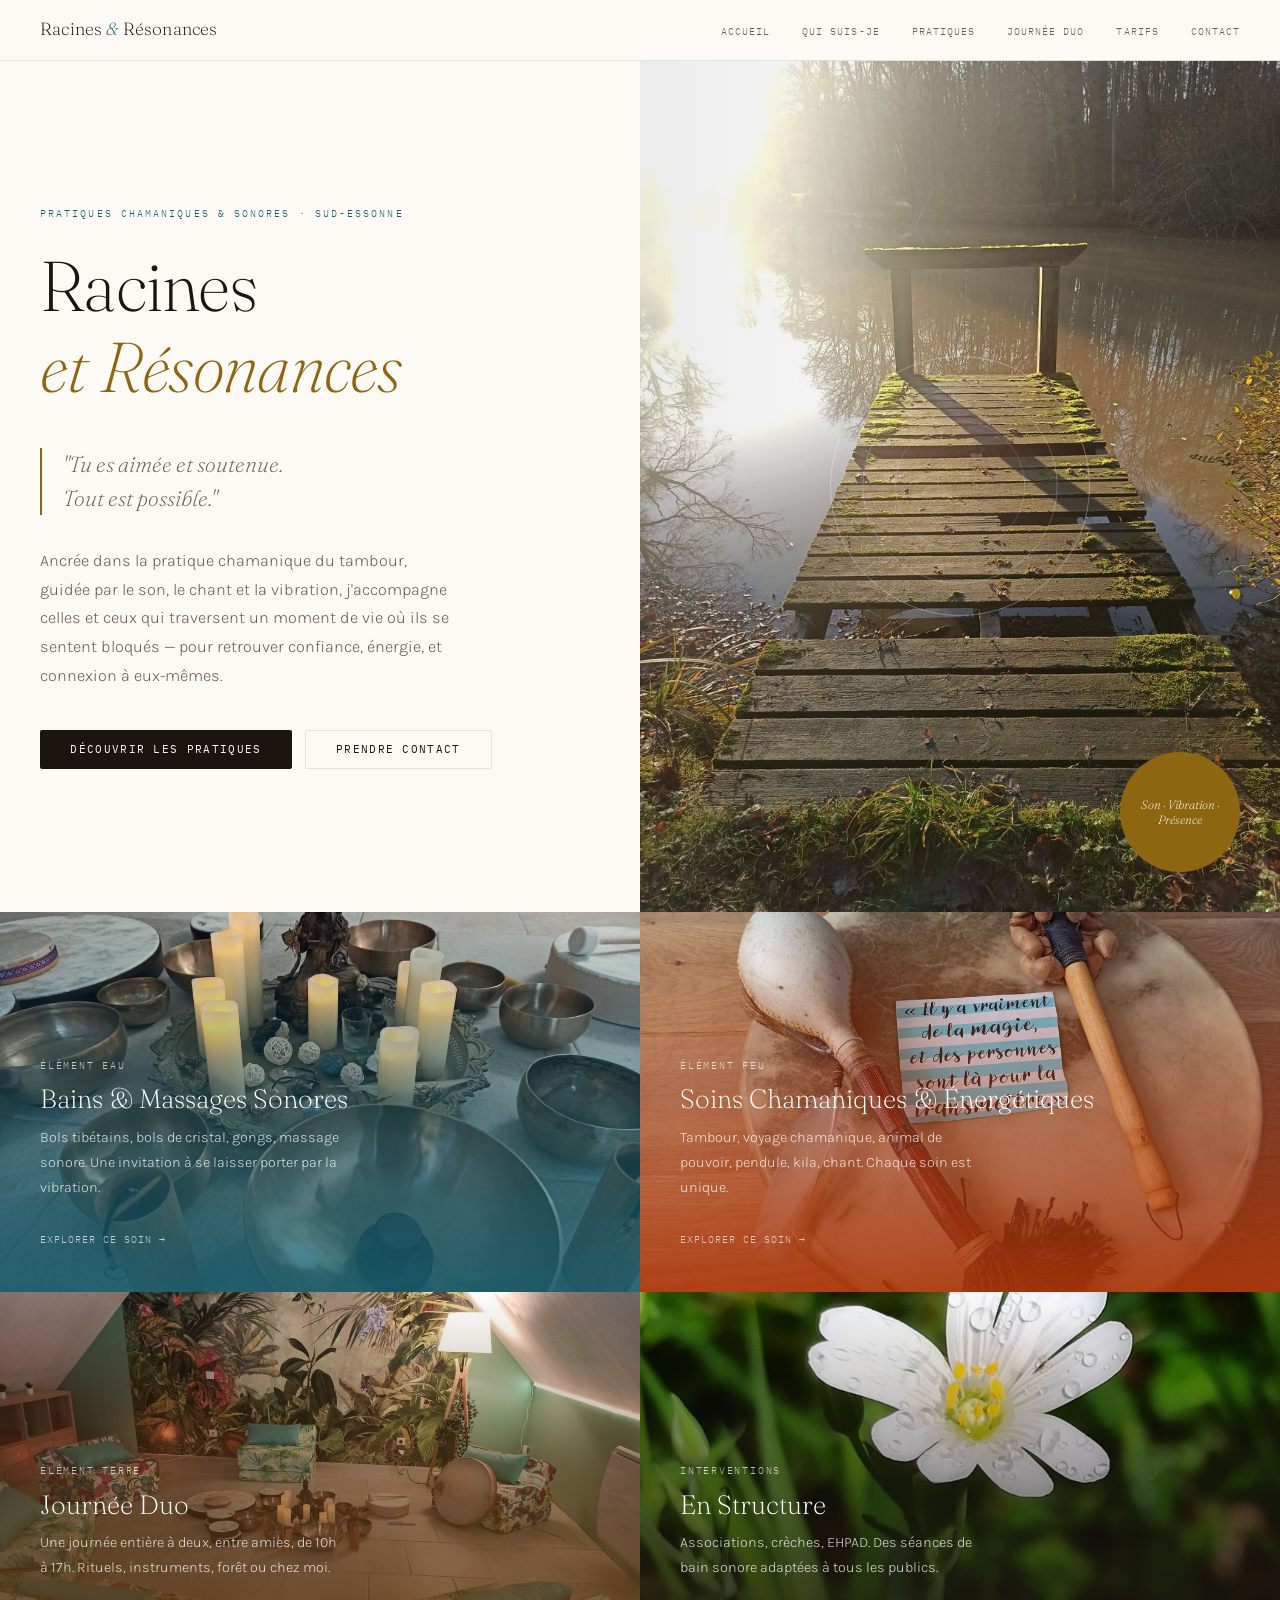
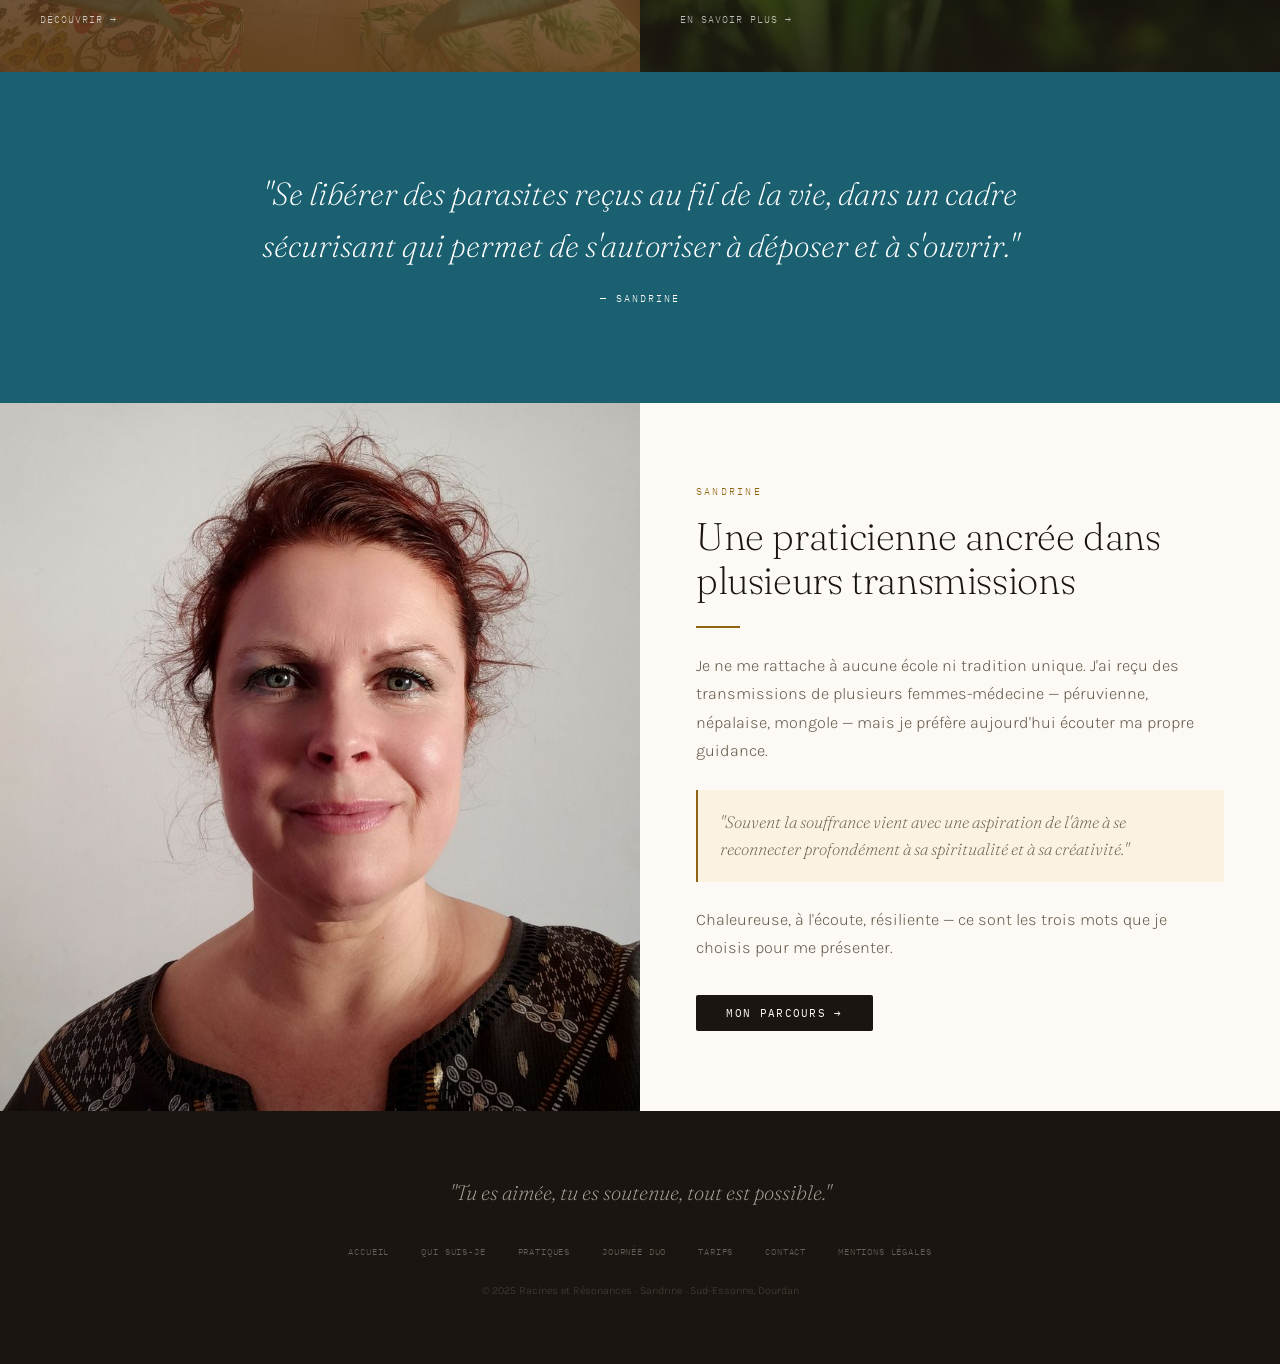
<file: index.html>
<!DOCTYPE html>
<html lang="fr">
<head>
<meta charset="UTF-8">
<meta name="viewport" content="width=device-width, initial-scale=1.0">
<title>Racines et Résonances — Sandrine</title>
<meta name="description" content="Pratiques chamaniques et sonores avec Sandrine — bains sonores, soins énergétiques, tambour, bols tibétains. Sud-Essonne, Dourdan.">
<link rel="preconnect" href="https://fonts.googleapis.com">
<link href="https://fonts.googleapis.com/css2?family=Fraunces:ital,opsz,wght@0,9..144,200;0,9..144,400;1,9..144,200;1,9..144,400&family=Karla:wght@300;400&family=IBM+Plex+Mono:wght@300;400&display=swap" rel="stylesheet">
<style>
/* ─── RESET ──────────────────────────────────────────── */
*,*::before,*::after{box-sizing:border-box;margin:0;padding:0}
img{display:block;width:100%;height:100%;object-fit:cover}

/* ─── TOKENS ─────────────────────────────────────────── */
:root{
  --blanc:  #FDFAF5;
  --lin:    #F3EDE2;
  --encre:  #1A1510;
  --gris:   #6A5E50;

  --eau:    #1A6070;   /* teal profond */
  --eau-p:  #EBF5F7;
  --eau-m:  #9ECDD8;

  --feu:    #AE3608;   /* brique sombre */
  --feu-p:  #FBF0EB;
  --feu-m:  #E8956E;

  --terre:  #634019;   /* terre profonde */
  --terre-p:#F2E9E0;
  --terre-m:#C4956A;

  --res:    #8E6612;   /* or mat */
  --res-p:  #FAF3E2;
  --res-m:  #D4A840;

  --bord:   rgba(26,21,16,.1);
}

/* ─── BASE ───────────────────────────────────────────── */
html{scroll-behavior:smooth}
body{background:var(--blanc);color:var(--encre);font-family:'Karla',sans-serif;font-weight:300;line-height:1.75;overflow-x:hidden}
h1,h2,h3,h4{font-family:'Fraunces',serif;font-weight:200;line-height:1.15;letter-spacing:-.01em}
h1{font-size:clamp(2.6rem,5.5vw,5rem)}
h2{font-size:clamp(1.7rem,3vw,2.8rem)}
h3{font-size:clamp(1.05rem,1.8vw,1.4rem)}
p{font-size:clamp(.92rem,1.35vw,1.02rem);color:var(--gris)}
strong{font-weight:400;color:var(--encre)}
em{font-style:italic}

.mono{font-family:'IBM Plex Mono',monospace;font-weight:300;font-size:.7rem;letter-spacing:.15em;text-transform:uppercase}
.display-q{font-family:'Fraunces',serif;font-style:italic;font-weight:200;font-size:clamp(1.05rem,1.8vw,1.38rem);line-height:1.6;color:var(--encre)}

/* ─── NAV ────────────────────────────────────────────── */
nav{position:fixed;inset:0 0 auto 0;z-index:300;padding:.9rem 2.5rem;display:flex;justify-content:space-between;align-items:center;background:rgba(253,250,245,.93);backdrop-filter:blur(10px);border-bottom:1px solid var(--bord)}
.logo{font-family:'Fraunces',serif;font-weight:200;font-size:1.1rem;cursor:pointer;letter-spacing:.01em;color:var(--encre)}
.logo span{color:var(--eau);font-style:italic}
.nav-links{list-style:none;display:flex;gap:2rem}
.nav-links a{font-family:'IBM Plex Mono',monospace;font-size:.65rem;letter-spacing:.1em;text-transform:uppercase;color:var(--gris);text-decoration:none;cursor:pointer;transition:color .2s}
.nav-links a:hover{color:var(--eau)}
.burger{display:none;flex-direction:column;gap:5px;cursor:pointer;background:none;border:none;z-index:301;padding:4px}
.burger span{width:22px;height:1px;background:var(--encre);display:block;transition:all .25s}

/* ─── PAGES ──────────────────────────────────────────── */
.page{display:none}
.page.active{display:block}

/* ─── BOUTONS ────────────────────────────────────────── */
.btn{display:inline-block;font-family:'IBM Plex Mono',monospace;font-size:.68rem;letter-spacing:.12em;text-transform:uppercase;padding:.8rem 1.9rem;border:none;border-radius:2px;cursor:pointer;transition:all .25s;text-decoration:none;line-height:1}
.btn-dark{background:var(--encre);color:var(--blanc)}
.btn-dark:hover{background:var(--res);transform:translateY(-2px)}
.btn-w{background:rgba(255,255,255,.15);color:#fff;border:1px solid rgba(255,255,255,.4)}
.btn-w:hover{background:rgba(255,255,255,.28)}
.btn-eau{background:var(--eau);color:#fff}
.btn-eau:hover{background:#145060;transform:translateY(-2px)}
.btn-feu{background:var(--feu);color:#fff}
.btn-feu:hover{background:#8d2c06;transform:translateY(-2px)}
.btn-outline{background:transparent;color:var(--encre);border:1px solid var(--bord)}
.btn-outline:hover{background:var(--encre);color:var(--blanc)}

/* ─── UTILS ──────────────────────────────────────────── */
.lbl{font-family:'IBM Plex Mono',monospace;font-size:.63rem;letter-spacing:.22em;text-transform:uppercase;margin-bottom:.8rem;display:block}
.c-eau{color:var(--eau)}.c-feu{color:var(--feu)}.c-terre{color:var(--terre)}.c-res{color:var(--res)}
.sep-line{width:44px;height:1.5px;margin:1.5rem 0}
.bg-eau .sep-line,.bg-feu .sep-line,.bg-terre .sep-line{background:rgba(255,255,255,.4)}
.bg-blanc .sep-line{background:var(--res)}
.sep-line.dark{background:var(--res)}

.fu{opacity:0;transform:translateY(22px);transition:opacity .65s ease,transform .65s ease}
.fu.vis{opacity:1;transform:none}

/* ─── LAYOUTS ────────────────────────────────────────── */
.wrap{max-width:1160px;margin:0 auto;padding:0 2.5rem}
.pad{padding:5rem 2.5rem}
.pad-sm{padding:3.5rem 2.5rem}

/* ─── COULEURS DE SECTIONS ───────────────────────────── */
.bg-blanc{background:var(--blanc)}
.bg-lin{background:var(--lin)}
.bg-eau{background:var(--eau);color:#fff}
.bg-eau p,.bg-eau h1,.bg-eau h2,.bg-eau h3{color:#fff}
.bg-feu{background:var(--feu);color:#fff}
.bg-feu p,.bg-feu h1,.bg-feu h2,.bg-feu h3{color:#fff}
.bg-terre{background:var(--terre);color:#fff}
.bg-terre p,.bg-terre h1,.bg-terre h2,.bg-terre h3{color:#fff}
.bg-encre{background:var(--encre);color:var(--blanc)}
.bg-encre p{color:rgba(243,237,226,.7)}

/* ══════════════════════════════════════════════════════
   ■ ACCUEIL
══════════════════════════════════════════════════════ */

/* HERO */
.hero{display:grid;grid-template-columns:1fr 1fr;min-height:100vh;padding-top:60px}
.hero-left{display:flex;flex-direction:column;justify-content:center;padding:5rem 3rem 5rem 2.5rem;background:var(--blanc)}
.hero-over{font-family:'IBM Plex Mono',monospace;font-size:.65rem;letter-spacing:.2em;text-transform:uppercase;color:var(--eau);margin-bottom:1.5rem}
.hero-h1{margin-bottom:.5rem}
.hero-h1 em{color:var(--res);display:block}
.hero-accroche{font-family:'Fraunces',serif;font-style:italic;font-weight:200;font-size:clamp(1.1rem,1.7vw,1.5rem);line-height:1.55;color:var(--gris);border-left:2px solid var(--res);padding-left:1.3rem;margin:2rem 0}
.hero-p{margin-bottom:2.5rem;max-width:46ch}
.hero-ctas{display:flex;gap:.8rem;flex-wrap:wrap}

.hero-right{position:relative;overflow:hidden}
.hero-img{width:100%;height:100%;object-fit:cover;filter:saturate(.9)}
.hero-overlay{position:absolute;inset:0;background:linear-gradient(to right,rgba(26,21,16,.08) 0%,transparent 60%)}
.hero-badge{position:absolute;bottom:2.5rem;right:2.5rem;width:120px;height:120px;border-radius:50%;background:var(--res);display:flex;flex-direction:column;align-items:center;justify-content:center;text-align:center;padding:.8rem}
.hero-badge p{font-family:'Fraunces',serif;font-style:italic;font-size:.75rem;line-height:1.3;color:#fff;font-weight:200}

/* RING animation */
.ring-hero{position:absolute;top:50%;left:50%;transform:translate(-50%,-50%);width:260px;height:260px}
.rh{position:absolute;inset:0;border-radius:50%;border:1px solid rgba(255,255,255,.3);animation:rip 5s ease-out infinite}
.rh2{animation-delay:1.2s;transform:scale(.75)}
.rh3{animation-delay:2.4s;transform:scale(.5)}
@keyframes rip{0%{transform:scale(.45);opacity:0}15%{opacity:.8}100%{transform:scale(1.3);opacity:0}}
.rh2{animation-delay:1.2s}.rh3{animation-delay:2.4s}

/* SERVICES */
.srv-4{display:grid;grid-template-columns:1fr 1fr;grid-template-rows:auto auto}
.srv-card{position:relative;overflow:hidden;min-height:380px;display:flex;flex-direction:column;justify-content:flex-end;cursor:pointer;transition:filter .3s}
.srv-card:hover{filter:brightness(1.05)}
.srv-bg{position:absolute;inset:0;transition:transform .5s ease}
.srv-card:hover .srv-bg{transform:scale(1.04)}
.srv-bg img{width:100%;height:100%;object-fit:cover}
.srv-overlay{position:absolute;inset:0}
.srv-content{position:relative;z-index:2;padding:2.5rem}
.srv-lbl{font-family:'IBM Plex Mono',monospace;font-size:.62rem;letter-spacing:.18em;text-transform:uppercase;color:rgba(255,255,255,.7);margin-bottom:.6rem}
.srv-h{font-family:'Fraunces',serif;font-weight:200;font-size:1.65rem;color:#fff;margin-bottom:.6rem;line-height:1.2}
.srv-desc{font-size:.9rem;color:rgba(255,255,255,.8);margin-bottom:1.5rem;max-width:38ch}
.srv-arrow{font-family:'IBM Plex Mono',monospace;font-size:.62rem;letter-spacing:.1em;text-transform:uppercase;color:rgba(255,255,255,.7);transition:color .2s,transform .2s;display:inline-block}
.srv-card:hover .srv-arrow{color:#fff;transform:translateX(5px)}

.srv-eau .srv-overlay{background:linear-gradient(to top,rgba(26,96,112,.88) 0%,rgba(26,96,112,.35) 60%,transparent 100%)}
.srv-feu .srv-overlay{background:linear-gradient(to top,rgba(174,54,8,.9) 0%,rgba(174,54,8,.4) 55%,transparent 100%)}
.srv-terre .srv-overlay{background:linear-gradient(to top,rgba(99,64,25,.9) 0%,rgba(99,64,25,.45) 55%,transparent 100%)}
.srv-res .srv-overlay{background:linear-gradient(to top,rgba(30,25,18,.88) 0%,rgba(30,25,18,.4) 55%,transparent 100%)}

/* QUOTE BAND */
.quote-band{padding:6rem 2.5rem;text-align:center}
.quote-band .display-q{font-size:clamp(1.4rem,2.5vw,2rem);max-width:760px;margin:0 auto 1.2rem;color:#fff}
.q-attr{font-family:'IBM Plex Mono',monospace;font-size:.62rem;letter-spacing:.2em;text-transform:uppercase;color:rgba(255,255,255,.55)}

/* ABOUT SPLIT */
.about-split{display:grid;grid-template-columns:1fr 1fr}
.about-photo-col{position:relative;min-height:560px;overflow:hidden}
.about-photo-col img{width:100%;height:100%;object-fit:cover}
.about-text-col{padding:5rem 3.5rem;display:flex;flex-direction:column;justify-content:center}
.about-text-col h2{margin-bottom:1.5rem}
.about-text-col .display-q{color:var(--gris);margin:1.5rem 0;padding:1.2rem 1.4rem;border-left:2px solid var(--res);background:var(--res-p)}

/* ══════════════════════════════════════════════════════
   ■ QUI SUIS-JE
══════════════════════════════════════════════════════ */
.qui-header{height:52vh;position:relative;overflow:hidden;padding-top:60px}
.qui-header img{width:100%;height:100%;object-fit:cover;filter:saturate(.85)}
.qui-header-overlay{position:absolute;inset:0;background:linear-gradient(to bottom,rgba(26,21,16,.25) 0%,rgba(26,21,16,.7) 100%);display:flex;flex-direction:column;align-items:flex-start;justify-content:flex-end;padding:3.5rem 2.5rem}
.qui-header h1{color:#fff;font-size:clamp(2.2rem,5vw,4rem)}
.qui-header .lbl{color:rgba(255,255,255,.7)}

.qui-body{display:grid;grid-template-columns:360px 1fr;gap:5rem;align-items:start;max-width:1100px;margin:0 auto;padding:5rem 2.5rem}
.qui-sticky{position:sticky;top:6rem}
.qui-photo{border-radius:3px;overflow:hidden;aspect-ratio:4/5;background:var(--eau-p)}
.qui-photo img{width:100%;height:100%;object-fit:cover}
.qui-tag{display:inline-block;margin-top:1.2rem;background:var(--res-p);border:1px solid rgba(142,102,18,.25);border-radius:2px;padding:1.2rem;width:100%}
.qui-tag .display-q{font-size:.98rem;color:var(--encre)}

.qui-block{padding-bottom:2.5rem;margin-bottom:2.5rem;border-bottom:1px solid var(--bord)}
.qui-block:last-child{border-bottom:none}
.qui-block h3{font-family:'IBM Plex Mono',monospace;font-weight:300;font-size:.63rem;letter-spacing:.2em;text-transform:uppercase;color:var(--res);margin-bottom:.9rem}
.traits{display:flex;gap:.6rem;flex-wrap:wrap;margin-top:.9rem}
.trait{font-family:'IBM Plex Mono',monospace;font-size:.6rem;letter-spacing:.09em;text-transform:uppercase;padding:.3rem .8rem;border:1px solid rgba(142,102,18,.3);color:var(--res);border-radius:2px}
.pull-quote{margin:1.2rem 0;padding:1.1rem 1.3rem;border-left:2px solid var(--feu);background:var(--feu-p)}
.pull-quote.eau{border-color:var(--eau);background:var(--eau-p)}

/* ══════════════════════════════════════════════════════
   ■ PRATIQUES
══════════════════════════════════════════════════════ */
.prat-header{padding:7rem 2.5rem 3rem;text-align:center;background:var(--blanc)}
.prat-header .display-q{max-width:60ch;margin:1.2rem auto 0;color:var(--gris)}

.tabs{display:grid;grid-template-columns:1fr 1fr;gap:0;background:var(--encre)}
.tab-btn{background:none;border:none;cursor:pointer;position:relative;padding:2.8rem 2.5rem;text-align:left;transition:opacity .3s;opacity:.45}
.tab-btn.active{opacity:1}
.tab-btn .tb-lbl{font-family:'IBM Plex Mono',monospace;font-size:.62rem;letter-spacing:.2em;text-transform:uppercase;color:rgba(255,255,255,.7);display:block;margin-bottom:.7rem}
.tab-btn .tb-title{font-family:'Fraunces',serif;font-weight:200;font-size:clamp(1.4rem,2.5vw,2.2rem);line-height:1.15;color:#fff;display:block;margin-bottom:.6rem}
.tab-btn .tb-sub{font-family:'Karla',sans-serif;font-weight:300;font-size:.88rem;color:rgba(255,255,255,.7);display:block}
.tab-btn .tb-arrow{display:inline-block;margin-top:1.1rem;font-family:'IBM Plex Mono',monospace;font-size:.65rem;letter-spacing:.1em;text-transform:uppercase;color:rgba(255,255,255,.55);transition:color .25s}
.tab-btn.active .tb-arrow{color:#fff}
.tab-eau{background:var(--eau)}
.tab-feu{background:var(--feu)}
.tab-eau:hover{background:#1e7085}
.tab-feu:hover{background:#c44010}
.tab-btn:hover{opacity:1}
.tab-btn:hover .tb-arrow{color:rgba(255,255,255,.9)}
.tab-btn::after{display:none}
.tab-c{display:none}.tab-c.active{display:block}

/* Tab hero bandes */
.tab-hero{height:52vh;position:relative;overflow:hidden}
.tab-hero img{width:100%;height:100%;object-fit:cover}
.tab-hero-overlay{position:absolute;inset:0;display:flex;align-items:flex-end;padding:3rem 2.5rem}
.tab-hero-text{max-width:640px}
.tab-hero-text .lbl{color:rgba(255,255,255,.7)}
.tab-hero-text h2{color:#fff;font-size:clamp(1.8rem,3.5vw,3rem)}
.tab-hero-text p{color:rgba(255,255,255,.8);margin-top:.8rem;max-width:50ch}

.tab-body{display:grid;grid-template-columns:1fr 1fr;gap:5rem;align-items:start;max-width:1140px;margin:0 auto;padding:5rem 2.5rem}
.tab-vis{position:sticky;top:6rem}
.instr-list{display:flex;flex-wrap:wrap;gap:.45rem;margin:1.2rem 0}
.itag{font-family:'IBM Plex Mono',monospace;font-size:.6rem;letter-spacing:.08em;text-transform:uppercase;padding:.28rem .72rem;border:1px solid;border-radius:2px}
.eau-t{border-color:rgba(26,96,112,.3);color:var(--eau);background:var(--eau-p)}
.feu-t{border-color:rgba(174,54,8,.3);color:var(--feu);background:var(--feu-p)}

.steps-list{display:flex;flex-direction:column;gap:1rem;margin-top:1.5rem}
.step-row{display:flex;gap:1.2rem;align-items:flex-start;padding:.9rem;background:var(--lin);border-radius:2px}
.step-n{font-family:'IBM Plex Mono',monospace;font-size:.62rem;color:var(--res);opacity:.7;min-width:1.5rem;padding-top:.15rem}
.step-row p{font-size:.9rem;margin:0;color:var(--gris)}

.price-table{margin-top:2rem;border:1px solid var(--bord);border-radius:3px;overflow:hidden}
.pt-head{padding:.7rem 1.2rem;display:flex;justify-content:space-between;align-items:center}
.pt-head.eau-h{background:var(--eau)}.pt-head.feu-h{background:var(--feu)}
.pt-head span{font-family:'IBM Plex Mono',monospace;font-size:.62rem;letter-spacing:.1em;text-transform:uppercase;color:rgba(255,255,255,.85)}
.pt-row{display:flex;justify-content:space-between;align-items:center;padding:.75rem 1.2rem;border-bottom:1px solid var(--bord);background:var(--blanc);gap:.7rem}
.pt-row:last-child{border-bottom:none}
.pt-lbl{font-size:.92rem;color:var(--encre)}
.pt-sub{font-family:'IBM Plex Mono',monospace;font-size:.58rem;color:var(--gris);margin-top:.1rem;letter-spacing:.05em}
.pt-price{font-family:'IBM Plex Mono',monospace;font-size:.82rem;font-weight:400;white-space:nowrap}
.eau-price{color:var(--eau)}.feu-price{color:var(--feu)}

.teaser-cercles{display:grid;grid-template-columns:auto 1fr;gap:2rem;align-items:center;padding:2.5rem;border-radius:3px;max-width:1140px;margin:0 auto 3rem;background:var(--eau-p);border:1px solid rgba(26,96,112,.15)}
.teaser-cercles h3{margin-bottom:.4rem;font-size:1.1rem}
.teaser-cercles p{font-size:.9rem}

/* ══════════════════════════════════════════════════════
   ■ JOURNÉE DUO
══════════════════════════════════════════════════════ */
.duo-full{position:relative;min-height:65vh;display:flex;align-items:flex-end;padding-top:60px;overflow:hidden}
.duo-full img{position:absolute;inset:0;width:100%;height:100%;object-fit:cover;filter:saturate(.85)}
.duo-full-overlay{position:absolute;inset:0;background:linear-gradient(to top,rgba(99,64,25,.92) 0%,rgba(99,64,25,.5) 50%,rgba(99,64,25,.15) 100%)}
.duo-full-text{position:relative;z-index:2;padding:4rem 2.5rem;max-width:700px}
.duo-full-text .lbl{color:rgba(255,255,255,.65)}
.duo-full-text h1{color:#fff;font-size:clamp(2.2rem,5vw,4rem);margin-bottom:1rem}
.duo-full-text p{color:rgba(255,255,255,.8);margin-bottom:2rem;max-width:52ch;font-size:1rem}

.duo-body{display:grid;grid-template-columns:1fr 1fr;gap:5rem;max-width:1140px;margin:0 auto;padding:5rem 2.5rem;align-items:start}
.d-item{display:flex;gap:1.3rem;padding:1.5rem;border-radius:3px;background:var(--blanc);border:1px solid var(--bord);margin-bottom:1rem;transition:box-shadow .25s}
.d-item:hover{box-shadow:0 4px 20px rgba(26,21,16,.08)}
.d-ico{font-size:1.6rem;min-width:2.2rem}
.d-item h3{margin-bottom:.3rem;color:var(--encre)}
.d-item p{font-size:.88rem}

.duo-price-card{background:var(--terre);padding:2.5rem;border-radius:3px;text-align:center;color:#fff}
.duo-price-card p{color:rgba(255,255,255,.75)}
.price-num{font-family:'Fraunces',serif;font-size:4.5rem;font-weight:200;color:#fff;line-height:1;margin:.8rem 0}
.duo-q-card{padding:2rem;border:1px solid var(--bord);border-radius:3px;background:var(--blanc);margin-top:1.5rem}
.duo-q-card .display-q{font-size:1.05rem}
.duo-q-card .q-by{font-family:'IBM Plex Mono',monospace;font-size:.6rem;letter-spacing:.12em;text-transform:uppercase;color:var(--res);margin-top:.9rem}

/* ══════════════════════════════════════════════════════
   ■ TARIFS
══════════════════════════════════════════════════════ */
.tarifs-top{padding:8rem 2.5rem 3.5rem;background:var(--encre);text-align:center}
.tarifs-top h1{color:var(--blanc)}
.tarifs-top p{color:rgba(243,237,226,.6);max-width:50ch;margin:.7rem auto 0}

.tarifs-grid{display:grid;grid-template-columns:repeat(auto-fit,minmax(300px,1fr));gap:1.5rem;max-width:1100px;margin:0 auto;padding:3rem 2.5rem}
.t-card{background:var(--blanc);border-radius:3px;overflow:hidden;border:1px solid var(--bord)}
.t-card-head{padding:1.4rem 1.8rem;display:flex;align-items:center;gap:.9rem}
.t-card-head h3{color:#fff;font-size:1.05rem;font-weight:300}
.t-head-eau{background:var(--eau)}.t-head-feu{background:var(--feu)}.t-head-terre{background:var(--terre)}
.t-body{padding:.5rem 1.8rem 1.5rem}
.t-row{display:flex;justify-content:space-between;align-items:baseline;padding:.75rem 0;border-bottom:1px solid var(--bord);gap:.7rem}
.t-row:last-child{border-bottom:none}
.t-name{font-size:.93rem;color:var(--encre)}
.t-detail{font-family:'IBM Plex Mono',monospace;font-size:.58rem;color:var(--gris);margin-top:.12rem;letter-spacing:.04em}
.t-price{font-family:'IBM Plex Mono',monospace;font-size:.8rem;font-weight:400;white-space:nowrap}
.eau-pr{color:var(--eau)}.feu-pr{color:var(--feu)}.terre-pr{color:var(--terre)}

.zone-band{background:var(--eau-p);border-top:1px solid rgba(26,96,112,.15);border-bottom:1px solid rgba(26,96,112,.15);padding:1.8rem 2.5rem;text-align:center}
.zone-band .lbl{color:var(--eau);display:inline-block}
.zone-band p{font-size:.88rem;margin-top:.3rem}

/* ══════════════════════════════════════════════════════
   ■ CONTACT
══════════════════════════════════════════════════════ */
.contact-top{background:var(--eau);padding:8rem 2.5rem 4rem}
.contact-top h1{color:#fff;max-width:540px}
.contact-top p{color:rgba(255,255,255,.7);max-width:50ch;margin-top:.8rem}
.contact-body{display:grid;grid-template-columns:1fr 1.2fr;gap:5rem;max-width:1080px;margin:0 auto;padding:4rem 2.5rem 5rem;align-items:start}
.c-info-bloc{padding:1.5rem;border-radius:3px}
.c-info-bloc.eau{background:var(--eau-p);border:1px solid rgba(26,96,112,.15)}
.c-info-bloc .display-q{font-size:.98rem;color:var(--encre)}
.c-info-bloc .q-by{font-family:'IBM Plex Mono',monospace;font-size:.58rem;letter-spacing:.1em;text-transform:uppercase;color:var(--res);margin-top:.7rem}
.c-dets{display:flex;flex-direction:column;gap:.8rem;margin:1.8rem 0}
.c-det{display:flex;gap:1rem;align-items:center}
.c-det .mono{color:var(--eau);min-width:5.5rem}
.c-det span{font-size:.9rem;color:var(--gris)}

.form-card{background:var(--blanc);border:1px solid var(--bord);border-radius:3px;padding:2.5rem;display:flex;flex-direction:column;gap:1.3rem}
.fg{display:flex;flex-direction:column;gap:.4rem}
.fg label{font-family:'IBM Plex Mono',monospace;font-size:.6rem;letter-spacing:.13em;text-transform:uppercase;color:var(--gris)}
.fg input,.fg select,.fg textarea{background:var(--lin);border:1px solid var(--bord);border-radius:2px;padding:.8rem 1rem;color:var(--encre);font-family:'Karla',sans-serif;font-size:.94rem;transition:border-color .25s,box-shadow .25s;outline:none;-webkit-appearance:none}
.fg select option{background:var(--blanc)}
.fg input:focus,.fg select:focus,.fg textarea:focus{border-color:var(--eau);box-shadow:0 0 0 3px rgba(26,96,112,.1);background:var(--blanc)}
.fg textarea{resize:vertical;min-height:130px}
.form-note{font-size:.76rem;color:var(--gris);line-height:1.55}

/* ══════════════════════════════════════════════════════
   ■ MENTIONS
══════════════════════════════════════════════════════ */
.legal-body{max-width:760px;margin:0 auto;padding:8rem 2.5rem 5rem}
.legal-body h1{margin-bottom:3rem;font-size:clamp(1.7rem,3vw,2.5rem)}
.ls{margin-bottom:2.8rem}
.ls h2{font-family:'IBM Plex Mono',monospace;font-weight:300;font-size:.62rem;letter-spacing:.18em;text-transform:uppercase;color:var(--res);margin-bottom:.9rem}
.ls p{font-size:.92rem;color:var(--gris);margin-bottom:.65rem}

/* ══════════════════════════════════════════════════════
   ■ FOOTER
══════════════════════════════════════════════════════ */
footer{background:var(--encre);padding:4rem 2.5rem;text-align:center}
.ft-q{font-family:'Fraunces',serif;font-style:italic;font-weight:200;font-size:1.3rem;color:rgba(243,237,226,.65);margin-bottom:2rem}
.ft-links{display:flex;justify-content:center;gap:2rem;flex-wrap:wrap;margin-bottom:1.3rem}
.ft-links a{font-family:'IBM Plex Mono',monospace;font-size:.58rem;letter-spacing:.09em;text-transform:uppercase;color:rgba(243,237,226,.35);text-decoration:none;cursor:pointer;transition:color .2s}
.ft-links a:hover{color:var(--res-m)}
.ft-copy{font-size:.68rem;color:rgba(243,237,226,.2)}

/* ══════════════════════════════════════════════════════
   ■ RESPONSIVE
══════════════════════════════════════════════════════ */
@media(max-width:900px){
  .hero{grid-template-columns:1fr;min-height:auto}
  .hero-right{height:55vw}
  .about-split{grid-template-columns:1fr}
  .about-photo-col{min-height:60vw}
  .srv-4{grid-template-columns:1fr}
  .srv-card{min-height:300px}
  .qui-body{grid-template-columns:1fr;gap:2.5rem;padding:3.5rem 1.5rem}
  .qui-sticky{position:static}
  .tab-body{grid-template-columns:1fr;gap:2.5rem;padding:3rem 1.5rem}
  .tab-vis{position:static}
  .duo-body{grid-template-columns:1fr;gap:2.5rem;padding:3rem 1.5rem}
  .contact-body{grid-template-columns:1fr;gap:2.5rem;padding:3rem 1.5rem}
  nav{padding:.8rem 1.5rem}
  .nav-links{display:none;position:fixed;inset:0;background:var(--blanc);flex-direction:column;align-items:center;justify-content:center;gap:3rem;z-index:299}
  .nav-links.open{display:flex}
  .nav-links a{font-size:1rem}
  .burger{display:flex}
  .hero-left{padding:4rem 1.5rem}
  .pad,.pad-sm{padding:3.5rem 1.5rem}
  .wrap{padding:0 1.5rem}
  .tarifs-grid{padding:2.5rem 1.5rem}
  .contact-top{padding:7rem 1.5rem 3rem}
  .tarifs-top{padding:7rem 1.5rem 2.5rem}
}
@media(max-width:520px){
  .hero-ctas{flex-direction:column;align-items:flex-start}
  .srv-4{grid-template-columns:1fr}
}
@media(prefers-reduced-motion:reduce){
  *,*::before,*::after{animation-duration:.01ms !important;transition-duration:.01ms !important}
  .fu{opacity:1;transform:none}
}
</style>
</head>
<body>

<!-- ── NAV ─────────────────────────────────────────────── -->
<nav>
  <span class="logo" onclick="go('accueil')">Racines <span>&amp;</span> Résonances</span>
  <ul class="nav-links" id="nl">
    <li><a onclick="go('accueil');cn()">Accueil</a></li>
    <li><a onclick="go('qui');cn()">Qui suis-je</a></li>
    <li><a onclick="go('pratiques');cn()">Pratiques</a></li>
    <li><a onclick="go('duo');cn()">Journée Duo</a></li>
    <li><a onclick="go('tarifs');cn()">Tarifs</a></li>
    <li><a onclick="go('contact');cn()">Contact</a></li>
  </ul>
  <button class="burger" id="bg" onclick="tn()" aria-label="Menu">
    <span></span><span></span><span></span>
  </button>
</nav>

<!-- ══════════════════════════════════════════════════════
     ■ ACCUEIL
══════════════════════════════════════════════════════ -->
<div id="page-accueil" class="page active">

  <!-- HERO -->
  <div class="hero">
    <div class="hero-left">
      <p class="hero-over">Pratiques chamaniques &amp; sonores · Sud-Essonne</p>
      <h1 class="hero-h1">Racines<br><em>et Résonances</em></h1>
      <p class="hero-accroche">"Tu es aimée et soutenue.<br>Tout est possible."</p>
      <p class="hero-p">Ancrée dans la pratique chamanique du tambour, guidée par le son, le chant et la vibration, j'accompagne celles et ceux qui traversent un moment de vie où ils se sentent bloqués — pour retrouver confiance, énergie, et connexion à eux-mêmes.</p>
      <div class="hero-ctas">
        <button class="btn btn-dark" onclick="go('pratiques')">Découvrir les pratiques</button>
        <button class="btn btn-outline" onclick="go('contact')">Prendre contact</button>
      </div>
    </div>
    <div class="hero-right">
      <img src="images/IMG_20231216_154457.jpg" alt="Pont — lumière dorée">
      <div class="hero-overlay"></div>
      <div class="ring-hero">
        <div class="rh"></div>
        <div class="rh rh2"></div>
        <div class="rh rh3"></div>
      </div>
      <div class="hero-badge">
        <p>Son · Vibration · Présence</p>
      </div>
    </div>
  </div>

  <!-- SERVICES 2×2 photo-cards -->
  <div class="srv-4">
    <div class="srv-card srv-eau" onclick="go('pratiques');st('eau')">
      <div class="srv-bg">
        <img src="images/IMG_20211123_105521.jpg" alt="Bols tibétains" style="object-position:center center">
      </div>
      <div class="srv-overlay"></div>
      <div class="srv-content">
        <p class="srv-lbl">Élément Eau</p>
        <p class="srv-h">Bains &amp; Massages Sonores</p>
        <p class="srv-desc">Bols tibétains, bols de cristal, gongs, massage sonore. Une invitation à se laisser porter par la vibration.</p>
        <span class="srv-arrow">Explorer ce soin →</span>
      </div>
    </div>
    <div class="srv-card srv-feu" onclick="go('pratiques');st('feu')">
      <div class="srv-bg">
        <img src="images/IMG_20211123_105018.jpg" alt="Soins chamaniques — tambour et hochet">
      </div>
      <div class="srv-overlay"></div>
      <div class="srv-content">
        <p class="srv-lbl">Élément Feu</p>
        <p class="srv-h">Soins Chamaniques &amp; Énergétiques</p>
        <p class="srv-desc">Tambour, voyage chamanique, animal de pouvoir, pendule, kila, chant. Chaque soin est unique.</p>
        <span class="srv-arrow">Explorer ce soin →</span>
      </div>
    </div>
    <div class="srv-card srv-terre" onclick="go('duo')">
      <div class="srv-bg">
        <img src="images/IMG_20211123_103425.jpg" alt="Espace de soin — journée duo">
      </div>
      <div class="srv-overlay"></div>
      <div class="srv-content">
        <p class="srv-lbl">Élément Terre</p>
        <p class="srv-h">Journée Duo</p>
        <p class="srv-desc">Une journée entière à deux, entre amies, de 10h à 17h. Rituels, instruments, forêt ou chez moi.</p>
        <span class="srv-arrow">Découvrir →</span>
      </div>
    </div>
    <div class="srv-card srv-res" onclick="go('tarifs')">
      <div class="srv-bg">
        <img src="images/IMG_20240403_143542.jpg" alt="Fleur blanche — douceur" style="object-position:center center">
      </div>
      <div class="srv-overlay"></div>
      <div class="srv-content">
        <p class="srv-lbl">Interventions</p>
        <p class="srv-h">En Structure</p>
        <p class="srv-desc">Associations, crèches, EHPAD. Des séances de bain sonore adaptées à tous les publics.</p>
        <span class="srv-arrow">En savoir plus →</span>
      </div>
    </div>
  </div>

  <!-- QUOTE BAND teal -->
  <div class="quote-band bg-eau fu">
    <p class="display-q">"Se libérer des parasites reçus au fil de la vie, dans un cadre sécurisant qui permet de s'autoriser à déposer et à s'ouvrir."</p>
    <p class="q-attr">— Sandrine</p>
  </div>

  <!-- ABOUT SPLIT -->
  <div class="about-split">
    <div class="about-photo-col">
      <img src="images/IMG_20200402_170537.jpg" alt="Sandrine — praticienne" style="object-position:center top">
    </div>
    <div class="about-text-col pad">
      <div class="fu">
        <span class="lbl c-res">Sandrine</span>
        <h2>Une praticienne ancrée dans plusieurs transmissions</h2>
        <div class="sep-line dark"></div>
        <p style="margin-bottom:1.2rem">Je ne me rattache à aucune école ni tradition unique. J'ai reçu des transmissions de plusieurs femmes-médecine — péruvienne, népalaise, mongole — mais je préfère aujourd'hui écouter ma propre guidance.</p>
        <div class="display-q" style="margin:1.5rem 0;padding:1.2rem 1.4rem;border-left:2px solid var(--res);background:var(--res-p);font-size:1.05rem">"Souvent la souffrance vient avec une aspiration de l'âme à se reconnecter profondément à sa spiritualité et à sa créativité."</div>
        <p style="margin-bottom:2rem">Chaleureuse, à l'écoute, résiliente — ce sont les trois mots que je choisis pour me présenter.</p>
        <button class="btn btn-dark" onclick="go('qui')">Mon parcours →</button>
      </div>
    </div>
  </div>

  <footer>
    <p class="ft-q">"Tu es aimée, tu es soutenue, tout est possible."</p>
    <div class="ft-links">
      <a onclick="go('accueil')">Accueil</a><a onclick="go('qui')">Qui suis-je</a><a onclick="go('pratiques')">Pratiques</a><a onclick="go('duo')">Journée Duo</a><a onclick="go('tarifs')">Tarifs</a><a onclick="go('contact')">Contact</a><a onclick="go('mentions')">Mentions légales</a>
    </div>
    <p class="ft-copy">© 2025 Racines et Résonances · Sandrine · Sud-Essonne, Dourdan</p>
  </footer>
</div>

<!-- ══════════════════════════════════════════════════════
     ■ QUI SUIS-JE
══════════════════════════════════════════════════════ -->
<div id="page-qui" class="page">
  <div class="qui-header">
    <img src="images/IMG_20230415_154911.jpg" alt="Plume — nature" style="object-position:center center">
    <div class="qui-header-overlay">
      <span class="lbl" style="color:rgba(255,255,255,.65)">Qui suis-je</span>
      <h1>Un parcours tissé<br>de transmissions</h1>
    </div>
  </div>

  <div class="qui-body">
    <div class="qui-sticky">
      <div class="qui-photo">
        <img src="images/IMG_20200402_180950.jpg" alt="Sandrine — portrait" style="object-position:center top">
      </div>
      <div class="qui-tag">
        <div class="display-q">"Ça a réveillé quelque chose chez moi, comme une connaissance profonde, déjà là."</div>
      </div>
    </div>

    <div>
      <div class="qui-block fu">
        <h3>Le déclencheur</h3>
        <p>Tout a commencé par un tambour. Un jour, j'ai entendu celui d'une chamane nord-américaine, et quelque chose s'est réveillé en moi. Je me suis mise en quête de comprendre les effets du son et de la vibration sur le corps. J'ai cherché mon propre tambour, puis j'ai appris à voyager avec lui. Peu à peu, d'autres instruments sont venus — bols tibétains, bols de cristal, gongs, chant, pendule.</p>
      </div>

      <div class="qui-block fu">
        <h3>Ma posture</h3>
        <p>Je ne me rattache à aucune école ni tradition unique. J'ai reçu des transmissions de plusieurs femmes-médecine — une guérisseuse péruvienne, une chamane népalaise, une chamane mongole — mais je préfère aujourd'hui écouter ma propre guidance et créer, pour chaque personne, les rituels qui lui correspondent vraiment.</p>
        <div class="traits">
          <span class="trait">Chaleureuse</span><span class="trait">À l'écoute</span><span class="trait">Résiliente</span>
        </div>
      </div>

      <div class="qui-block fu">
        <h3>Ce que signifie accompagner</h3>
        <p>Pour moi, accompagner, c'est offrir un cadre sécurisé de reconnexion à soi et à son âme, pour se libérer des schémas reçus au fil de la vie. Vous restez seul·e responsable de votre chemin : je ne prends jamais le pouvoir sur le processus de quelqu'un, je le facilite.</p>
      </div>

      <div class="qui-block fu">
        <h3>Éthique</h3>
        <div class="pull-quote">
          <div class="display-q">"Je ne me rendrai jamais responsable de son travail personnel. Je souhaite transmettre, faciliter — en aucun cas avoir une relation d'emprise sur la personne."</div>
        </div>
        <p>Éviter toute forme d'emprise est, pour moi, une exigence éthique non négociable. Vous êtes et restez la seule autorité de votre vie.</p>
      </div>

      <div class="qui-block fu">
        <h3>Vision à venir</h3>
        <div class="pull-quote eau">
          <div class="display-q">"La libération de la voix, c'est un retour à la voix de son âme. Le rassemblement des femmes en cercle de chant, c'est pour moi la plus belle des pratiques."</div>
        </div>
        <p>Des cercles de femmes et des cérémonies saisonnières verront bientôt le jour. Un lieu d'accueil et de retraite prend également forme.</p>
      </div>

      <button class="btn btn-eau" onclick="go('contact')">Me contacter</button>
    </div>
  </div>

  <footer>
    <p class="ft-q">"Tu es aimée, tu es soutenue, tout est possible."</p>
    <div class="ft-links"><a onclick="go('accueil')">Accueil</a><a onclick="go('pratiques')">Pratiques</a><a onclick="go('tarifs')">Tarifs</a><a onclick="go('contact')">Contact</a><a onclick="go('mentions')">Mentions légales</a></div>
    <p class="ft-copy">© 2025 Racines et Résonances · Sandrine · Sud-Essonne, Dourdan</p>
  </footer>
</div>

<!-- ══════════════════════════════════════════════════════
     ■ PRATIQUES
══════════════════════════════════════════════════════ -->
<div id="page-pratiques" class="page">
  <div class="prat-header">
    <span class="lbl c-res">Les pratiques</span>
    <h1 style="font-size:clamp(1.9rem,3.8vw,3.2rem)">Deux portes d'entrée,<br>une même présence</h1>
    <p class="display-q">"Se libérer des parasites reçus au fil de la vie, dans un cadre sécurisant qui permet de s'autoriser à déposer et à s'ouvrir."</p>
  </div>

  <div class="tabs">
    <button class="tab-btn tab-eau active" id="btn-eau" onclick="st('eau')">
      <span class="tb-lbl">Élément Eau</span>
      <span class="tb-title">Bains &amp; Massages Sonores</span>
      <span class="tb-sub">Bols tibétains, bols de cristal, gongs</span>
      <span class="tb-arrow">Explorer →</span>
    </button>
    <button class="tab-btn tab-feu" id="btn-feu" onclick="st('feu')">
      <span class="tb-lbl">Élément Feu</span>
      <span class="tb-title">Soins Chamaniques &amp; Énergétiques</span>
      <span class="tb-sub">Tambour, voyage chamanique, chant</span>
      <span class="tb-arrow">Explorer →</span>
    </button>
  </div>

  <!-- EAU -->
  <div id="tc-eau" class="tab-c active">
    <div class="tab-hero">
      <img src="images/IMG_20211123_105521.jpg" alt="Bols tibétains — bain sonore" style="object-position:center center">
      <div class="tab-hero-overlay" style="background:linear-gradient(to top,rgba(26,96,112,.9) 0%,rgba(26,96,112,.4) 60%,transparent 100%)">
        <div class="tab-hero-text">
          <span class="lbl" style="color:rgba(255,255,255,.65)">Élément Eau</span>
          <h2>Se laisser porter<br>par la vibration</h2>
          <p>Bols tibétains, bols de cristal, gongs, massage sonore — une pratique accessible à toutes et tous.</p>
        </div>
      </div>
    </div>
    <div class="tab-body">
      <div class="tab-vis">
        <div style="border-radius:3px;overflow:hidden;aspect-ratio:1;background:var(--eau-p)">
          <img src="images/IMG_20211123_105604.jpg" alt="Bol tibétain — symbole" style="object-position:center center">
        </div>
        <div class="price-table" style="margin-top:2rem">
          <div class="pt-head eau-h"><span>Tarifs</span></div>
          <div class="pt-row"><div><p class="pt-lbl">Séance individuelle</p><p class="pt-sub">1h15</p></div><span class="pt-price eau-price">80 €</span></div>
          <div class="pt-row"><div><p class="pt-lbl">Bain collectif</p><p class="pt-sub">2h · 2 à 6 personnes · chez moi</p></div><span class="pt-price eau-price">25 €/pers.</span></div>
          <div class="pt-row"><div><p class="pt-lbl">Carte de séances</p><p class="pt-sub">3 à 4 séances</p></div><span class="pt-price eau-price">Préférentiel</span></div>
          <div class="pt-row"><div><p class="pt-lbl">Carte cadeau</p><p class="pt-sub">Bain ou massage sonore</p></div><span class="pt-price eau-price">Disponible</span></div>
        </div>
        <div style="margin-top:1.2rem"><button class="btn btn-eau" onclick="go('contact')">Réserver une séance</button></div>
      </div>
      <div class="fu">
        <div class="instr-list">
          <span class="itag eau-t">Bols tibétains</span><span class="itag eau-t">Bols de cristal</span><span class="itag eau-t">Gongs</span><span class="itag eau-t">Massage sonore</span>
        </div>
        <p style="margin-bottom:1.1rem">Allongé·e, il n'y a rien d'autre à faire qu'écouter et recevoir — le corps se détend, l'esprit se pose. Le massage sonore complète le bain en appliquant les bols directement sur le corps, pour une expérience de vibration encore plus incarnée.</p>
        <div class="pull-quote eau">
          <div class="display-q">"Il y a toujours une possibilité d'évolution et de solution : les obstacles sont aussi des apprentissages de la vie."</div>
        </div>
        <p>Une pratique accessible à toutes et tous, seul·e ou en petit groupe. Aucune expérience préalable n'est nécessaire.</p>

        <h3 style="margin:2.5rem 0 1rem;font-size:1rem;font-family:'IBM Plex Mono',monospace;font-weight:300;letter-spacing:.15em;text-transform:uppercase;color:var(--gris)">Déroulé d'une séance</h3>
        <div class="steps-list">
          <div class="step-row"><span class="step-n">01</span><p>Accueil et installation confortable — vous êtes allongé·e, couvert·e, en sécurité.</p></div>
          <div class="step-row"><span class="step-n">02</span><p>Quelques respirations pour poser une intention, aussi simple soit-elle.</p></div>
          <div class="step-row"><span class="step-n">03</span><p>Le bain sonore commence — bols disposés autour de vous, ondes qui se répondent.</p></div>
          <div class="step-row"><span class="step-n">04</span><p>Retour en silence, puis partage libre des ressentis.</p></div>
        </div>
      </div>
    </div>
  </div>

  <!-- FEU -->
  <div id="tc-feu" class="tab-c">
    <div class="tab-hero">
      <img src="images/IMG_20211123_105018.jpg" alt="Tambour chamanique" style="object-position:center top">
      <div class="tab-hero-overlay" style="background:linear-gradient(to top,rgba(174,54,8,.92) 0%,rgba(174,54,8,.45) 60%,transparent 100%)">
        <div class="tab-hero-text">
          <span class="lbl" style="color:rgba(255,255,255,.65)">Élément Feu</span>
          <h2>Voyager vers<br>ce qui demande à guérir</h2>
          <p>Tambour, voyage chamanique, animal de pouvoir — chaque soin se construit dans l'instant.</p>
        </div>
      </div>
    </div>
    <div class="tab-body">
      <div class="tab-vis">
        <div style="border-radius:3px;overflow:hidden;aspect-ratio:1;background:var(--feu-p)">
          <img src="images/IMG_20211123_105440.jpg" alt="Instruments chamaniques" style="object-position:center top">
        </div>
        <div class="price-table" style="margin-top:2rem">
          <div class="pt-head feu-h"><span>Tarifs</span></div>
          <div class="pt-row"><div><p class="pt-lbl">Soin individuel</p><p class="pt-sub">1h15</p></div><span class="pt-price feu-price">80 €</span></div>
          <div class="pt-row"><div><p class="pt-lbl">Carte de soins</p><p class="pt-sub">3 à 4 soins</p></div><span class="pt-price feu-price">Préférentiel</span></div>
          <div class="pt-row"><div><p class="pt-lbl">Carte cadeau</p><p class="pt-sub">Soin énergétique chamanique</p></div><span class="pt-price feu-price">Disponible</span></div>
        </div>
        <div style="margin-top:1.2rem"><button class="btn btn-feu" onclick="go('contact')">Réserver un soin</button></div>
      </div>
      <div class="fu">
        <div class="instr-list">
          <span class="itag feu-t">Tambour chamanique</span><span class="itag feu-t">Voyage</span><span class="itag feu-t">Animal de pouvoir</span><span class="itag feu-t">Pendule</span><span class="itag feu-t">Kila</span><span class="itag feu-t">Chant</span>
        </div>
        <p style="margin-bottom:1.1rem">Le tambour ouvre toujours la porte. À partir de là, chaque soin se construit dans l'instant, guidé par ce que je ressens être juste pour vous. Il n'y a pas de déroulé écrit à l'avance — seulement une écoute fine de ce qui se présente.</p>
        <div class="pull-quote">
          <div class="display-q">"Je m'adapte vraiment à elle, je ne souhaite rien lui imposer."</div>
        </div>
        <p>Ce menu s'adresse à celles et ceux en recherche de transformation profonde, de reconnexion à leur essence, ou qui traversent un moment de vie difficile.</p>

        <h3 style="margin:2.5rem 0 1rem;font-size:1rem;font-family:'IBM Plex Mono',monospace;font-weight:300;letter-spacing:.15em;text-transform:uppercase;color:var(--gris)">Déroulé d'un soin</h3>
        <div class="steps-list">
          <div class="step-row"><span class="step-n">01</span><p>Temps d'échange autour d'une tisane — ce qui vous amène, votre intention pour la séance.</p></div>
          <div class="step-row"><span class="step-n">02</span><p>Le soin — sur table ou au sol, guidé par le tambour et les instruments.</p></div>
          <div class="step-row"><span class="step-n">03</span><p>Partage des ressentis, parfois un petit rituel à poursuivre chez vous.</p></div>
          <div class="step-row"><span class="step-n">04</span><p>Un objet symbolique à emporter — pour ancrer ce qui s'est ouvert.</p></div>
        </div>
      </div>
    </div>
  </div>

  <!-- Teaser cercles -->
  <div style="padding:0 2.5rem 3rem;max-width:1140px;margin:0 auto">
    <div class="teaser-cercles fu">
      <div style="font-size:2.4rem">🌙</div>
      <div>
        <h3>Cercles de femmes &amp; Cérémonies saisonnières</h3>
        <p>Des cercles de femmes et des cérémonies saisonnières verront bientôt le jour — pour prolonger cette pratique dans un cadre collectif et ancré dans les cycles du vivant.</p>
      </div>
    </div>
  </div>

  <footer>
    <p class="ft-q">"Tu es aimée, tu es soutenue, tout est possible."</p>
    <div class="ft-links"><a onclick="go('accueil')">Accueil</a><a onclick="go('qui')">Qui suis-je</a><a onclick="go('duo')">Journée Duo</a><a onclick="go('tarifs')">Tarifs</a><a onclick="go('contact')">Contact</a><a onclick="go('mentions')">Mentions légales</a></div>
    <p class="ft-copy">© 2025 Racines et Résonances · Sandrine · Sud-Essonne, Dourdan</p>
  </footer>
</div>

<!-- ══════════════════════════════════════════════════════
     ■ JOURNÉE DUO
══════════════════════════════════════════════════════ -->
<div id="page-duo" class="page">
  <div class="duo-full">
    <img src="images/IMG_20230613_205625.jpg" alt="Plume — Journée Duo" style="object-position:center center">
    <div class="duo-full-overlay"></div>
    <div class="duo-full-text">
      <span class="lbl" style="color:rgba(255,255,255,.65)">Prestation signature</span>
      <h1>La Journée<br>Duo</h1>
      <p>Ma proposition préférée : une journée entière à deux, entre amies, pour se retrouver et se reconnecter dans un cadre hors du temps.</p>
      <button class="btn btn-w" onclick="go('contact')">Réserver la Journée Duo</button>
    </div>
  </div>

  <div class="duo-body">
    <div>
      <span class="lbl c-res">Ce que vous vivrez</span>
      <h2 style="margin-bottom:2.2rem">Une journée hors du temps</h2>
      <div class="d-item fu"><div class="d-ico">🌿</div><div><h3>Le cadre</h3><p>Chez moi en Sud-Essonne ou en forêt toute proche — un espace sécurisant, hors du bruit du quotidien.</p></div></div>
      <div class="d-item fu"><div class="d-ico">⏰</div><div><h3>L'horaire</h3><p>De 10h à 17h — une journée complète pour laisser le temps à la transformation.</p></div></div>
      <div class="d-item fu"><div class="d-ico">🥁</div><div><h3>Le contenu</h3><p>Rituels sur mesure rythmés par le tambour, les instruments et le chant — construits dans l'instant selon vos énergies.</p></div></div>
      <div class="d-item fu"><div class="d-ico">👭</div><div><h3>Pour qui</h3><p>Deux femmes qui se connaissent déjà — amies, sœurs, proches — souhaitant vivre ensemble une expérience de reconnexion profonde.</p></div></div>
    </div>

    <div>
      <div class="duo-price-card fu">
        <span class="mono" style="color:rgba(255,255,255,.6)">Prestation signature</span>
        <div class="price-num">350 €</div>
        <span class="mono" style="color:rgba(255,255,255,.6)">Pour le duo · journée complète</span>
        <p style="margin-top:.9rem;font-size:.88rem">Déplacement inclus. Zone Sud-Essonne, à proximité de Dourdan.</p>
        <button class="btn btn-w" style="margin-top:1.5rem;width:100%" onclick="go('contact')">Réserver la Journée Duo</button>
      </div>
      <div class="duo-q-card fu">
        <div class="display-q">"La libération de la voix, c'est un retour à la voix de son âme. Le rassemblement des femmes en cercle de chant, c'est pour moi la plus belle des pratiques."</div>
        <p class="q-by">— Sandrine</p>
      </div>
    </div>
  </div>

  <footer>
    <p class="ft-q">"Tu es aimée, tu es soutenue, tout est possible."</p>
    <div class="ft-links"><a onclick="go('accueil')">Accueil</a><a onclick="go('pratiques')">Pratiques</a><a onclick="go('tarifs')">Tarifs</a><a onclick="go('contact')">Contact</a><a onclick="go('mentions')">Mentions légales</a></div>
    <p class="ft-copy">© 2025 Racines et Résonances · Sandrine · Sud-Essonne, Dourdan</p>
  </footer>
</div>

<!-- ══════════════════════════════════════════════════════
     ■ TARIFS
══════════════════════════════════════════════════════ -->
<div id="page-tarifs" class="page">
  <div class="tarifs-top">
    <span class="lbl" style="color:rgba(243,237,226,.5)">Tarifs</span>
    <h1>Transparence<br>&amp; accessibilité</h1>
    <p>Chaque séance est un moment à part entière. Voici les tarifs complets de toutes les prestations.</p>
  </div>

  <div class="tarifs-grid">
    <div class="t-card fu">
      <div class="t-card-head t-head-eau">
        <span style="font-size:1.4rem">🎵</span>
        <h3>Bains &amp; Massages Sonores</h3>
      </div>
      <div class="t-body">
        <div class="t-row"><div><p class="t-name">Séance individuelle</p><p class="t-detail">1h15 · bols tibétains, bols de cristal, gongs</p></div><span class="t-price eau-pr">80 €</span></div>
        <div class="t-row"><div><p class="t-name">Bain sonore collectif</p><p class="t-detail">2h · 2 à 6 personnes · chez Sandrine</p></div><span class="t-price eau-pr">25 €/pers.</span></div>
        <div class="t-row"><div><p class="t-name">Carte de séances</p><p class="t-detail">3 à 4 séances · tarif préférentiel</p></div><span class="t-price eau-pr">Sur demande</span></div>
        <div class="t-row"><div><p class="t-name">Carte cadeau</p><p class="t-detail">Bain ou massage sonore</p></div><span class="t-price eau-pr">Disponible</span></div>
      </div>
    </div>
    <div class="t-card fu">
      <div class="t-card-head t-head-feu">
        <span style="font-size:1.4rem">🥁</span>
        <h3>Soins Chamaniques &amp; Énergétiques</h3>
      </div>
      <div class="t-body">
        <div class="t-row"><div><p class="t-name">Soin individuel</p><p class="t-detail">1h15 · tambour, voyage, pendule, kila</p></div><span class="t-price feu-pr">80 €</span></div>
        <div class="t-row"><div><p class="t-name">Carte de soins</p><p class="t-detail">3 à 4 soins · tarif préférentiel</p></div><span class="t-price feu-pr">Sur demande</span></div>
        <div class="t-row"><div><p class="t-name">Carte cadeau</p><p class="t-detail">Soin énergétique chamanique</p></div><span class="t-price feu-pr">Disponible</span></div>
      </div>
    </div>
    <div class="t-card fu">
      <div class="t-card-head t-head-terre">
        <span style="font-size:1.4rem">🌿</span>
        <h3>Prestations Spéciales</h3>
      </div>
      <div class="t-body">
        <div class="t-row"><div><p class="t-name">Journée Duo</p><p class="t-detail">10h–17h · chez Sandrine ou en forêt · pour 2</p></div><span class="t-price terre-pr">350 €</span></div>
        <div class="t-row"><div><p class="t-name">Intervention en structure</p><p class="t-detail">Associations, crèches, EHPAD · bain sonore</p></div><span class="t-price terre-pr">Sur devis</span></div>
      </div>
    </div>
  </div>

  <div class="zone-band">
    <span class="lbl">Zone géographique</span>
    <p>Les séances ont lieu en Sud-Essonne, à proximité de Dourdan. Le déplacement est intégré au tarif.</p>
  </div>

  <div style="text-align:center;padding:3rem 2.5rem">
    <p style="margin-bottom:1.3rem;font-size:.9rem;color:var(--gris)">Pour toute question, je vous réponds personnellement.</p>
    <button class="btn btn-dark" onclick="go('contact')">Me contacter</button>
  </div>

  <footer>
    <p class="ft-q">"Tu es aimée, tu es soutenue, tout est possible."</p>
    <div class="ft-links"><a onclick="go('accueil')">Accueil</a><a onclick="go('pratiques')">Pratiques</a><a onclick="go('duo')">Journée Duo</a><a onclick="go('contact')">Contact</a><a onclick="go('mentions')">Mentions légales</a></div>
    <p class="ft-copy">© 2025 Racines et Résonances · Sandrine · Sud-Essonne, Dourdan</p>
  </footer>
</div>

<!-- ══════════════════════════════════════════════════════
     ■ CONTACT
══════════════════════════════════════════════════════ -->
<div id="page-contact" class="page">
  <div class="contact-top">
    <span class="lbl" style="color:rgba(255,255,255,.55)">Contact</span>
    <h1>Prenons le temps<br>de vous écouter</h1>
    <p>Remplissez ce formulaire et je vous recontacte personnellement pour échanger sur votre demande et organiser notre première rencontre.</p>
  </div>

  <div class="contact-body">
    <div class="fu">
      <p style="margin-bottom:1.5rem;font-size:.93rem">Pas de réservation automatisée, pas de paiement en ligne à ce stade — seulement un échange humain, au rythme qui nous convient.</p>
      <div class="c-dets">
        <div class="c-det"><span class="mono">Zone</span><span>Sud-Essonne · Dourdan et alentours</span></div>
        <div class="c-det"><span class="mono">Réponse</span><span>Sous 48h en semaine</span></div>
      </div>
      <div class="c-info-bloc eau" style="margin-top:2rem">
        <div class="display-q">"Chaque chemin est unique. Je suis là pour vous accompagner avec bienveillance, au rythme qui vous appartient."</div>
        <p class="q-by" style="font-family:'IBM Plex Mono',monospace;font-size:.58rem;letter-spacing:.1em;text-transform:uppercase;color:var(--res);margin-top:.7rem">— Sandrine</p>
      </div>
    </div>

    <div class="form-card fu">
      <div class="fg"><label for="nom">Votre prénom</label><input type="text" id="nom" name="nom" placeholder="Prénom" required></div>
      <div class="fg"><label for="email">Votre email</label><input type="email" id="email" name="email" placeholder="adresse@email.com" required></div>
      <div class="fg">
        <label for="prest">Prestation souhaitée</label>
        <select id="prest" name="prest">
          <option value="">Choisir une prestation…</option>
          <option>Bain sonore individuel</option>
          <option>Bain sonore collectif</option>
          <option>Massage sonore</option>
          <option>Soin chamanique &amp; énergétique</option>
          <option>Journée Duo</option>
          <option>Intervention en structure</option>
          <option>Carte cadeau</option>
          <option>Je ne sais pas encore — j'aimerais échanger</option>
        </select>
      </div>
      <div class="fg"><label for="msg">Votre message</label><textarea id="msg" name="msg" placeholder="Ce qui vous amène, vos questions, votre disponibilité…"></textarea></div>
      <p class="form-note">Ces informations sont utilisées uniquement pour répondre à votre demande et ne sont jamais partagées.</p>
      <button type="button" class="btn btn-eau" id="sbtn" onclick="hs()">Envoyer ma demande →</button>
    </div>
  </div>

  <footer>
    <p class="ft-q">"Tu es aimée, tu es soutenue, tout est possible."</p>
    <div class="ft-links"><a onclick="go('accueil')">Accueil</a><a onclick="go('pratiques')">Pratiques</a><a onclick="go('tarifs')">Tarifs</a><a onclick="go('mentions')">Mentions légales</a></div>
    <p class="ft-copy">© 2025 Racines et Résonances · Sandrine · Sud-Essonne, Dourdan</p>
  </footer>
</div>

<!-- ══════════════════════════════════════════════════════
     ■ MENTIONS LÉGALES
══════════════════════════════════════════════════════ -->
<div id="page-mentions" class="page">
  <div class="legal-body">
    <span class="lbl c-res">Mentions légales</span>
    <h1>Mentions légales<br>&amp; informations</h1>
    <div class="ls"><h2>Éditrice du site</h2><p>Sandrine — Racines et Résonances. Auto-entrepreneuse · Sud-Essonne, Dourdan (91)</p></div>
    <div class="ls"><h2>Nature de l'activité</h2><p>Les pratiques proposées (bains sonores, massages sonores, soins chamaniques et énergétiques) sont des pratiques de bien-être et d'accompagnement personnel. Elles ne constituent pas des soins médicaux et ne remplacent pas un avis médical.</p><p>En cas de problème de santé, consultez un professionnel qualifié.</p></div>
    <div class="ls"><h2>Consentement éclairé</h2><p>Un temps d'échange préalable à chaque soin permet de recueillir votre consentement éclairé. Vous pouvez interrompre une séance à tout moment.</p></div>
    <div class="ls"><h2>Contre-indications (bains sonores)</h2><p>Par précaution, les bains sonores sont déconseillés en cas de : grossesse (1er trimestre), port de pacemaker, troubles cardiaques graves, épilepsie, opération récente. En cas de doute, consultez votre médecin avant de réserver.</p></div>
    <div class="ls"><h2>Données personnelles</h2><p>Les informations recueillies via le formulaire de contact sont utilisées uniquement pour répondre à votre demande et ne sont jamais transmises à des tiers.</p></div>
    <div class="ls"><h2>Hébergement</h2><p>Prototype statique. Les informations d'hébergement définitif seront complétées lors de la mise en ligne.</p></div>
  </div>
  <footer>
    <p class="ft-q">"Tu es aimée, tu es soutenue, tout est possible."</p>
    <div class="ft-links"><a onclick="go('accueil')">Accueil</a><a onclick="go('pratiques')">Pratiques</a><a onclick="go('contact')">Contact</a></div>
    <p class="ft-copy">© 2025 Racines et Résonances · Sandrine · Sud-Essonne, Dourdan</p>
  </footer>
</div>

<script>
function go(id){
  document.querySelectorAll('.page').forEach(p=>p.classList.remove('active'));
  const pg=document.getElementById('page-'+id);
  if(pg){pg.classList.add('active');window.scrollTo({top:0,behavior:'smooth'});obs();}
}
function st(tab){
  document.querySelectorAll('.tab-btn').forEach(b=>b.classList.remove('active'));
  document.querySelectorAll('.tab-c').forEach(c=>c.classList.remove('active'));
  const t=document.getElementById('tc-'+tab),b=document.getElementById('btn-'+tab);
  if(t)t.classList.add('active');
  if(b)b.classList.add('active');
}
function tn(){document.getElementById('nl').classList.toggle('open')}
function cn(){document.getElementById('nl').classList.remove('open')}
function obs(){
  const io=new IntersectionObserver(entries=>{
    entries.forEach(e=>{if(e.isIntersecting){e.target.classList.add('vis');io.unobserve(e.target);}});
  },{threshold:.07,rootMargin:'0px 0px -20px 0px'});
  document.querySelectorAll('.fu:not(.vis)').forEach(el=>io.observe(el));
}
async function hs(){
  const btn=document.getElementById('sbtn');
  const nom=document.getElementById('nom').value.trim();
  const email=document.getElementById('email').value.trim();
  const msg=document.getElementById('msg').value.trim();
  if(!nom||!email||!msg){
    alert('Merci de renseigner au minimum votre prénom, email et message.');
    return;
  }
  btn.textContent='Envoi en cours…';
  btn.disabled=true;
  const data={
    nom,email,
    prestation:document.getElementById('prest').value,
    message:msg,
    _replyto:email,
    _subject:'Nouvelle demande — Racines et Résonances'
  };
  try{
    const r=await fetch('https://formspree.io/f/VOTRE_ID_FORMSPREE',{
      method:'POST',
      headers:{'Content-Type':'application/json','Accept':'application/json'},
      body:JSON.stringify(data)
    });
    if(r.ok){
      btn.textContent='Message envoyé ✓';
      btn.style.background='var(--terre)';
      document.getElementById('nom').value='';
      document.getElementById('email').value='';
      document.getElementById('prest').value='';
      document.getElementById('msg').value='';
    } else {
      btn.textContent='Erreur — réessayez';
      btn.style.background='var(--feu)';
      btn.disabled=false;
    }
  } catch(e){
    btn.textContent='Erreur réseau — réessayez';
    btn.style.background='var(--feu)';
    btn.disabled=false;
  }
}
document.addEventListener('DOMContentLoaded',()=>obs());
</script>
</body>
</html>
</file>
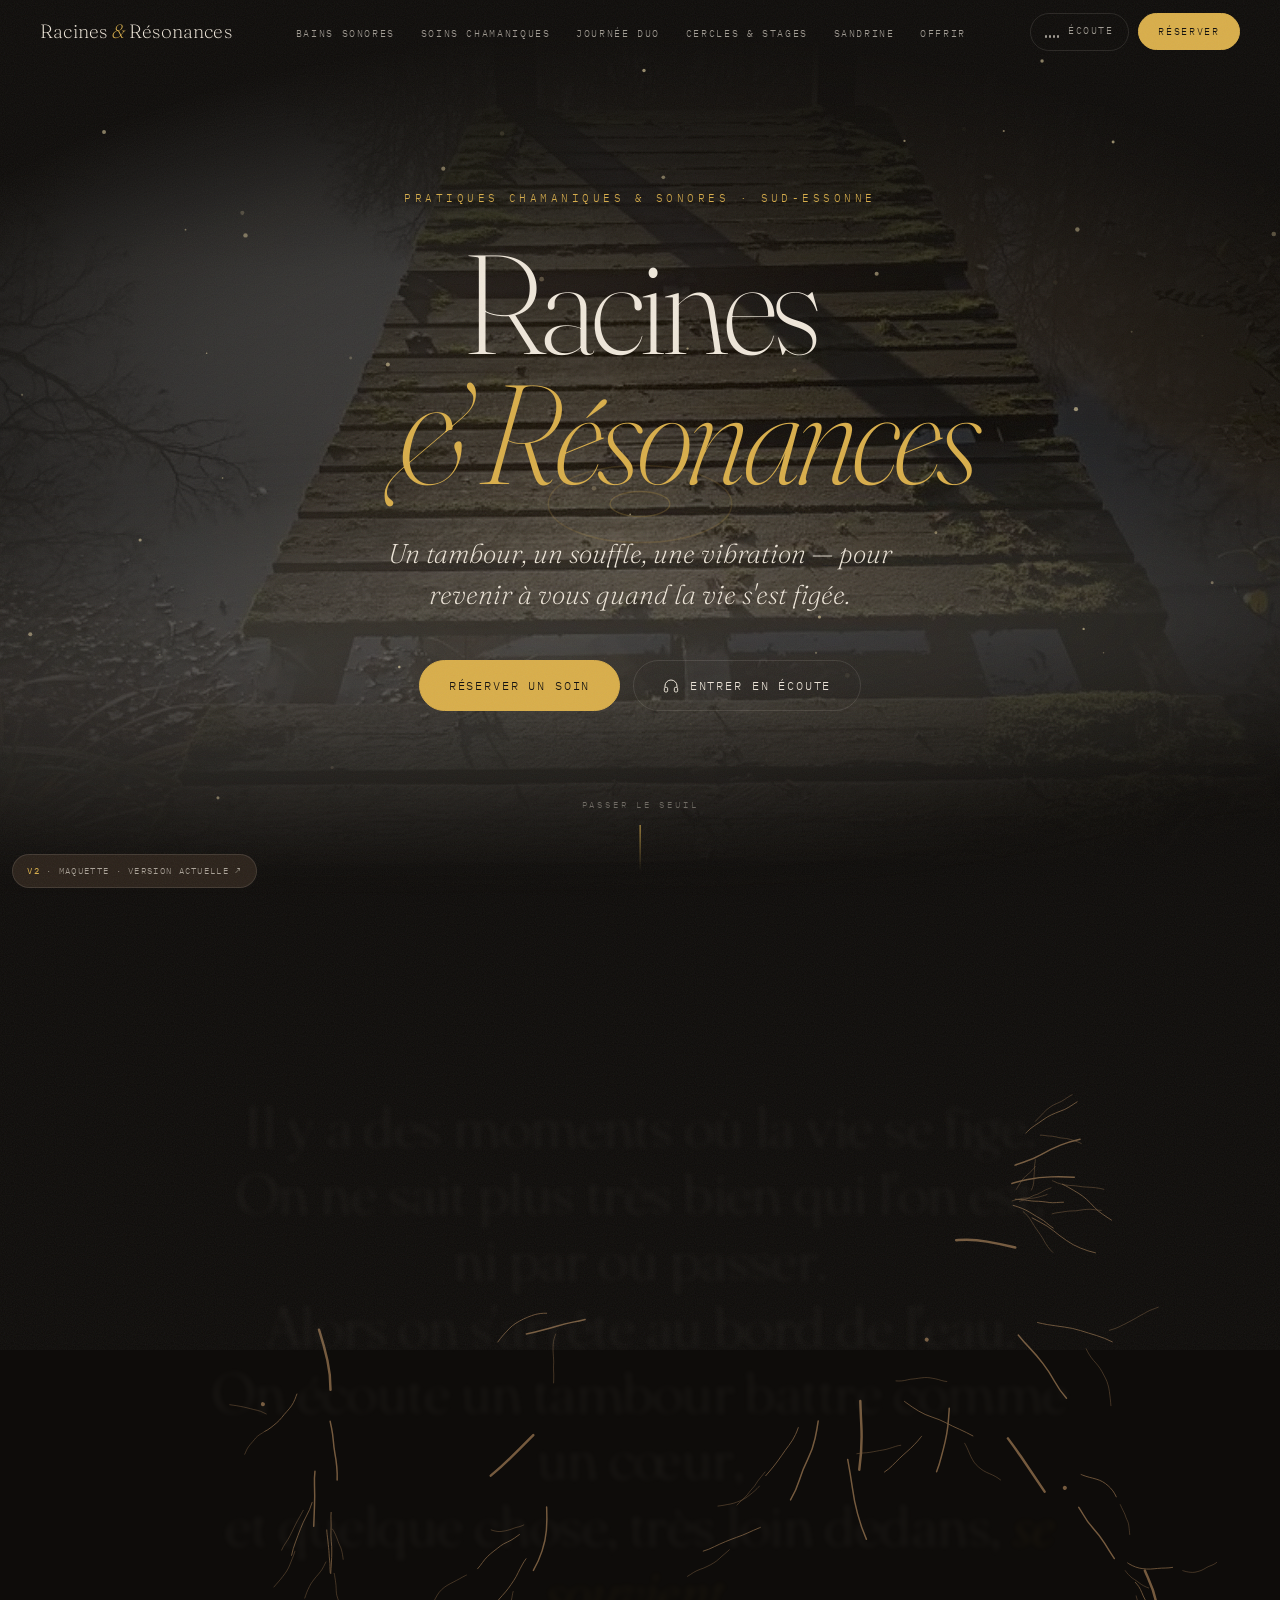
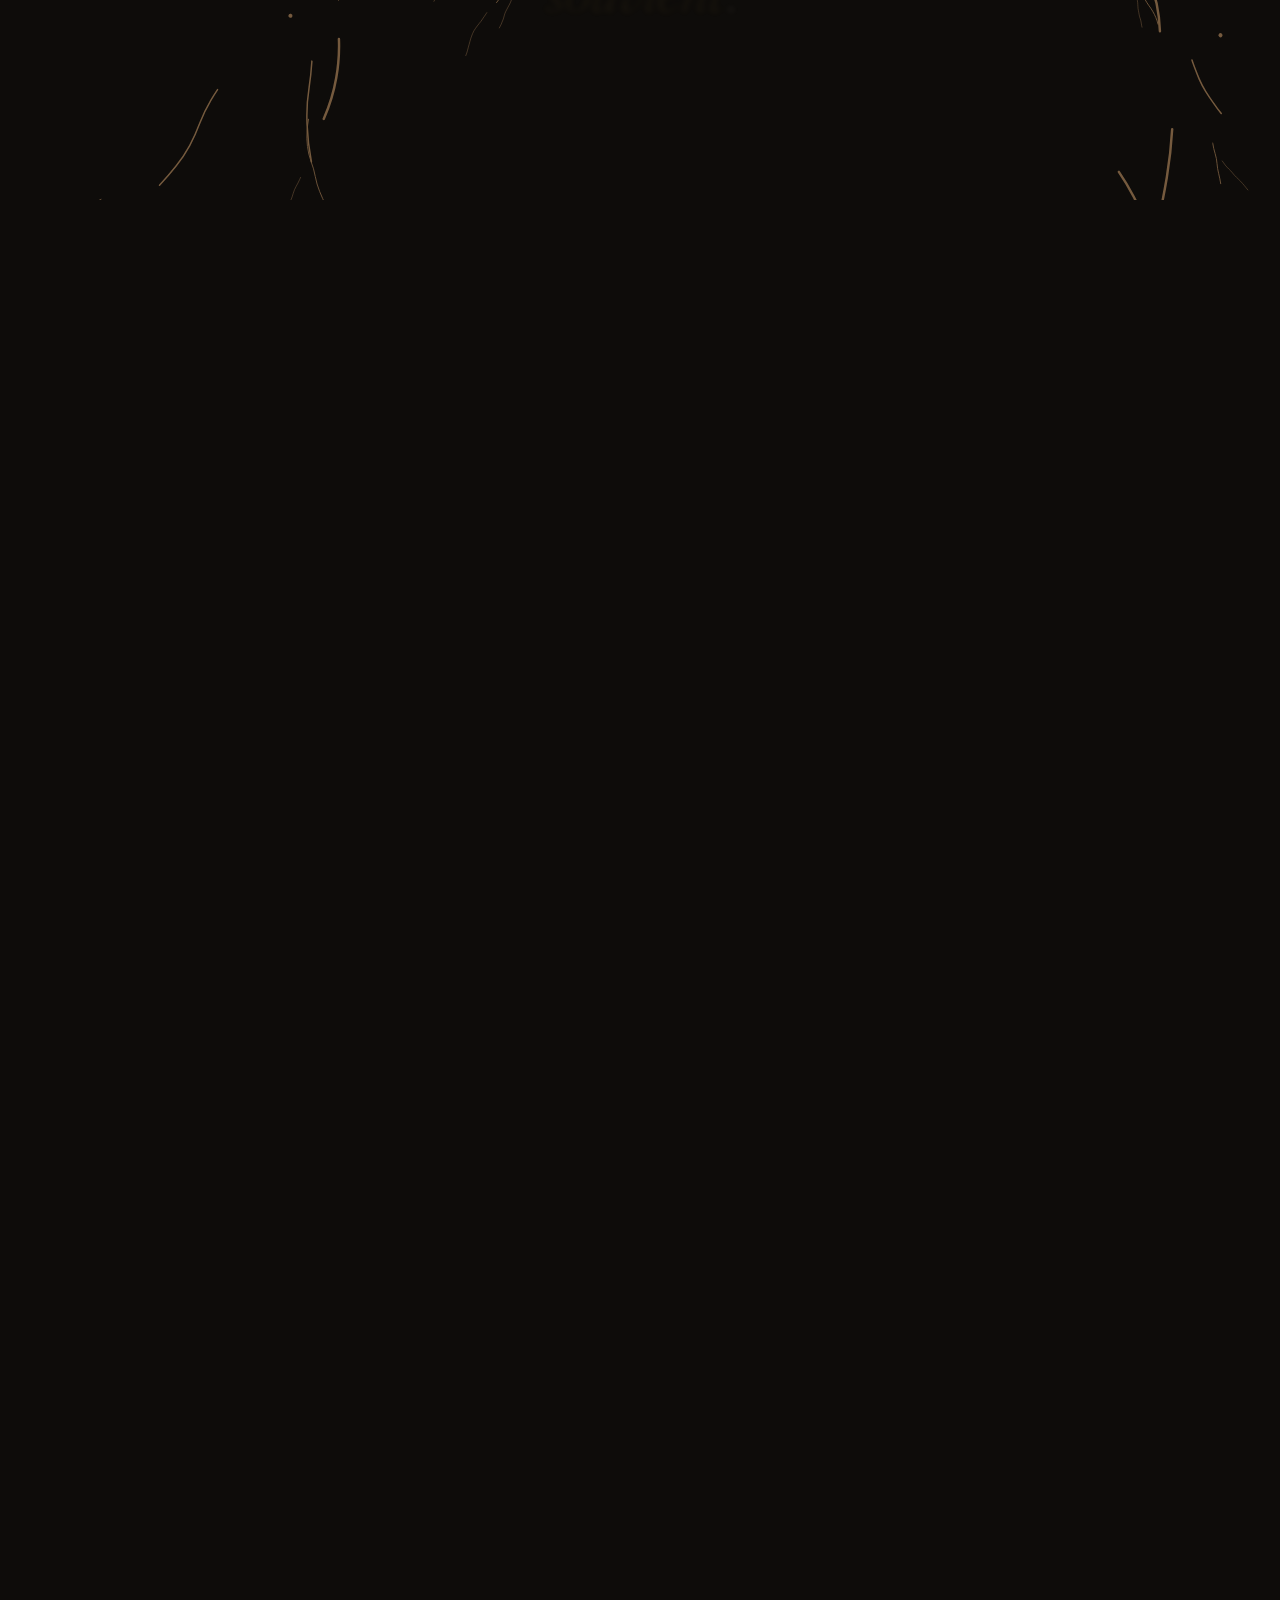
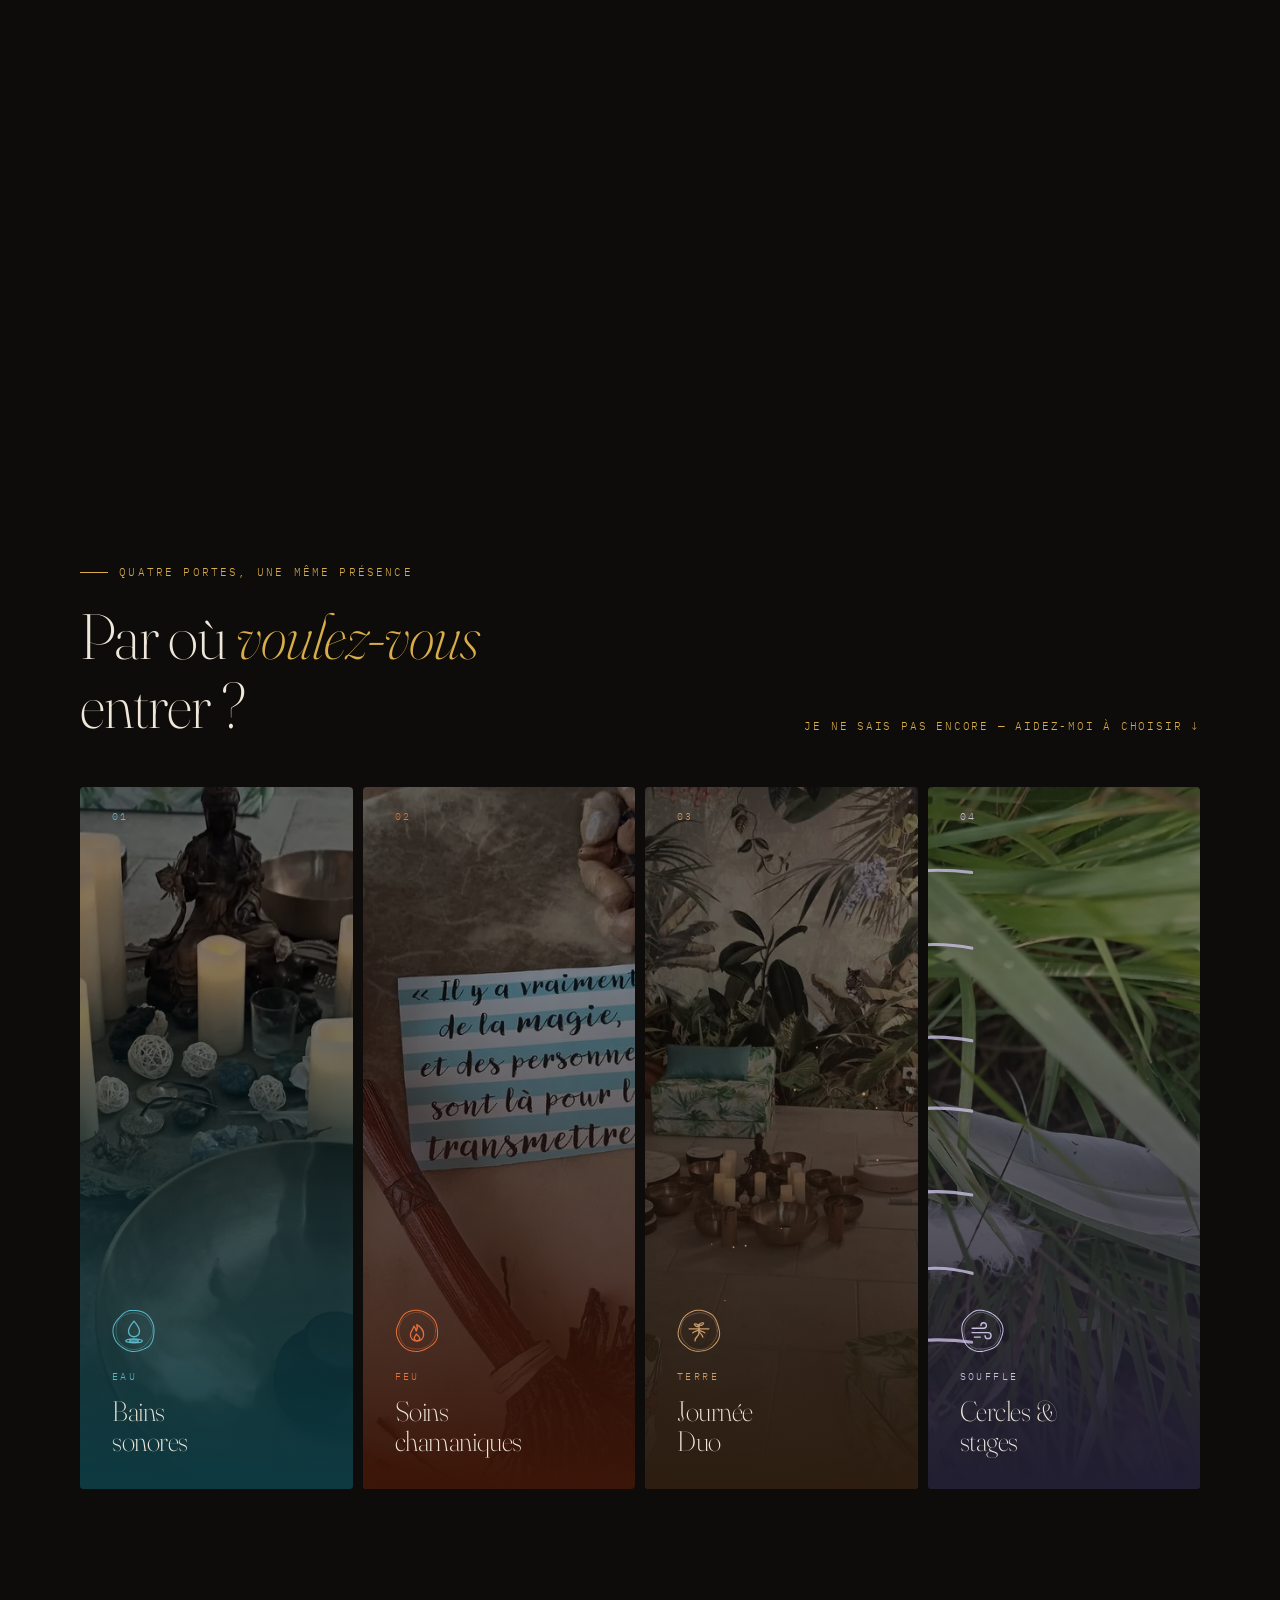
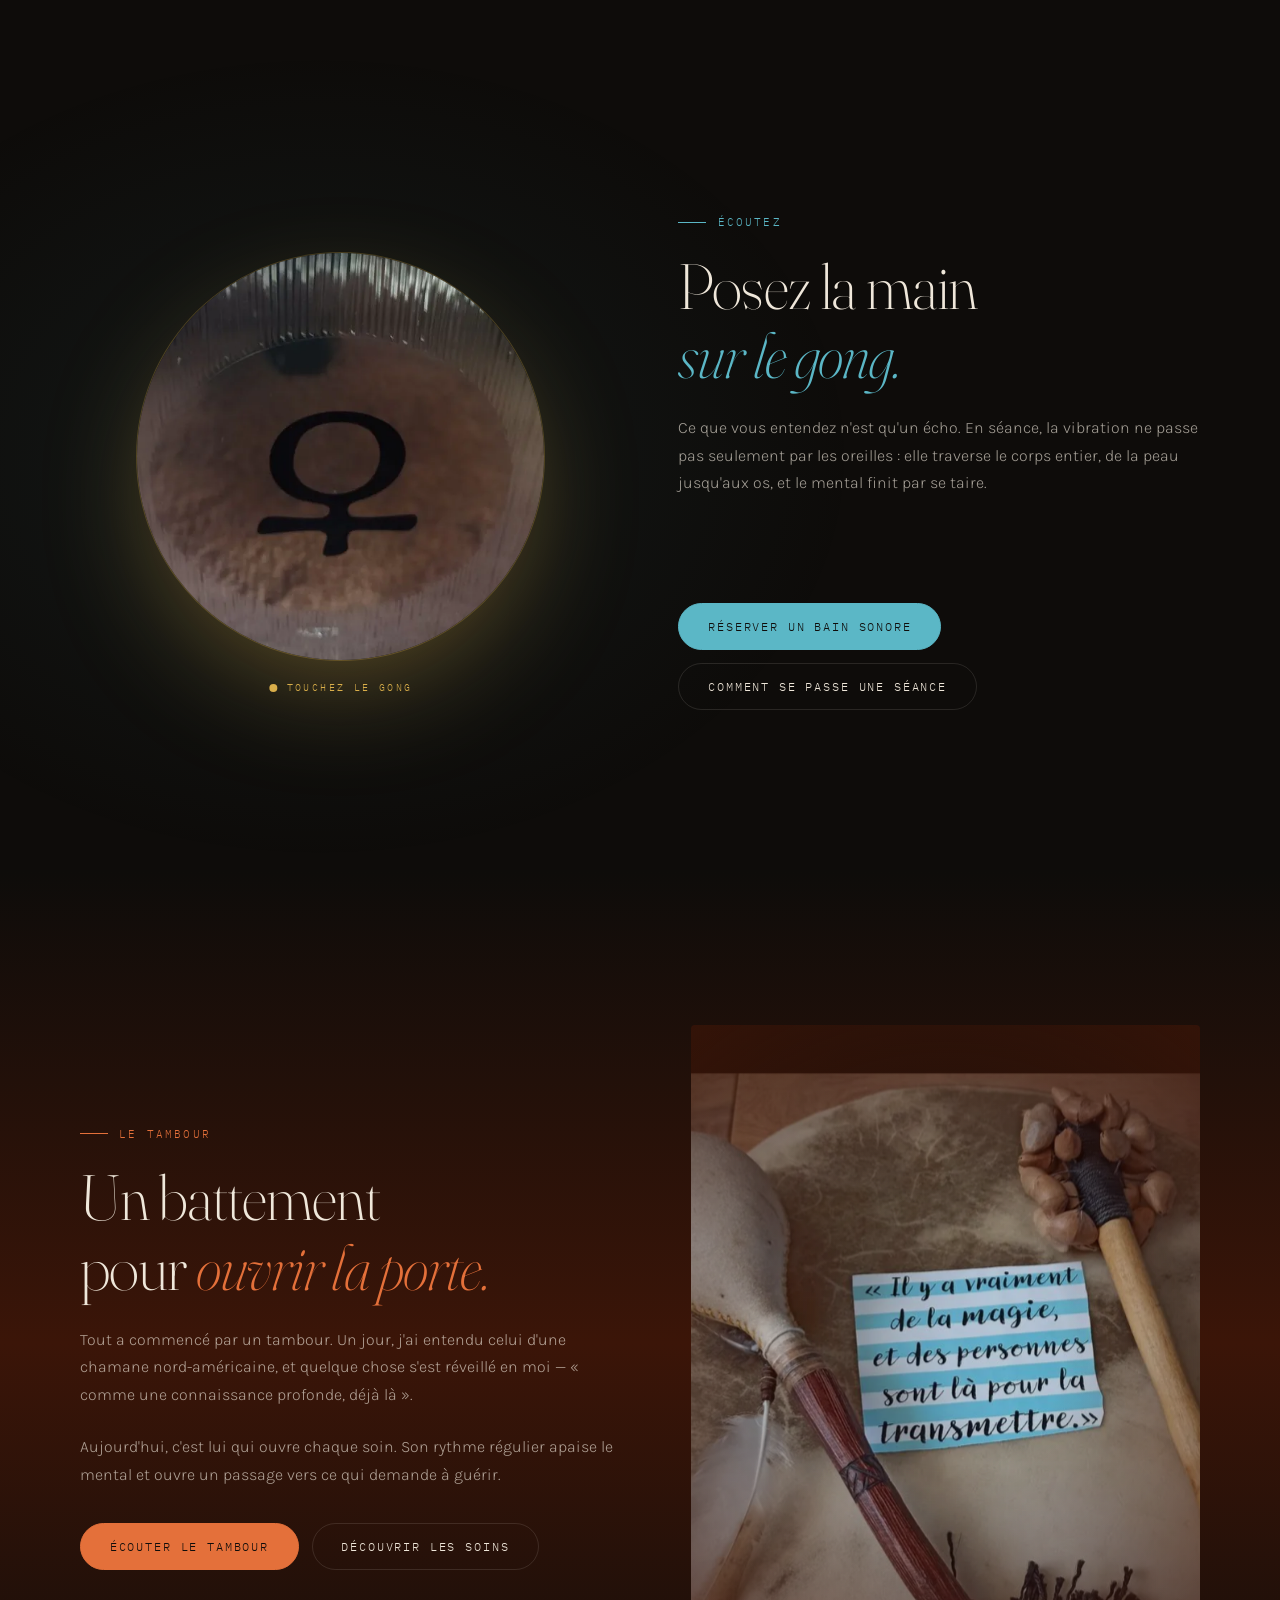
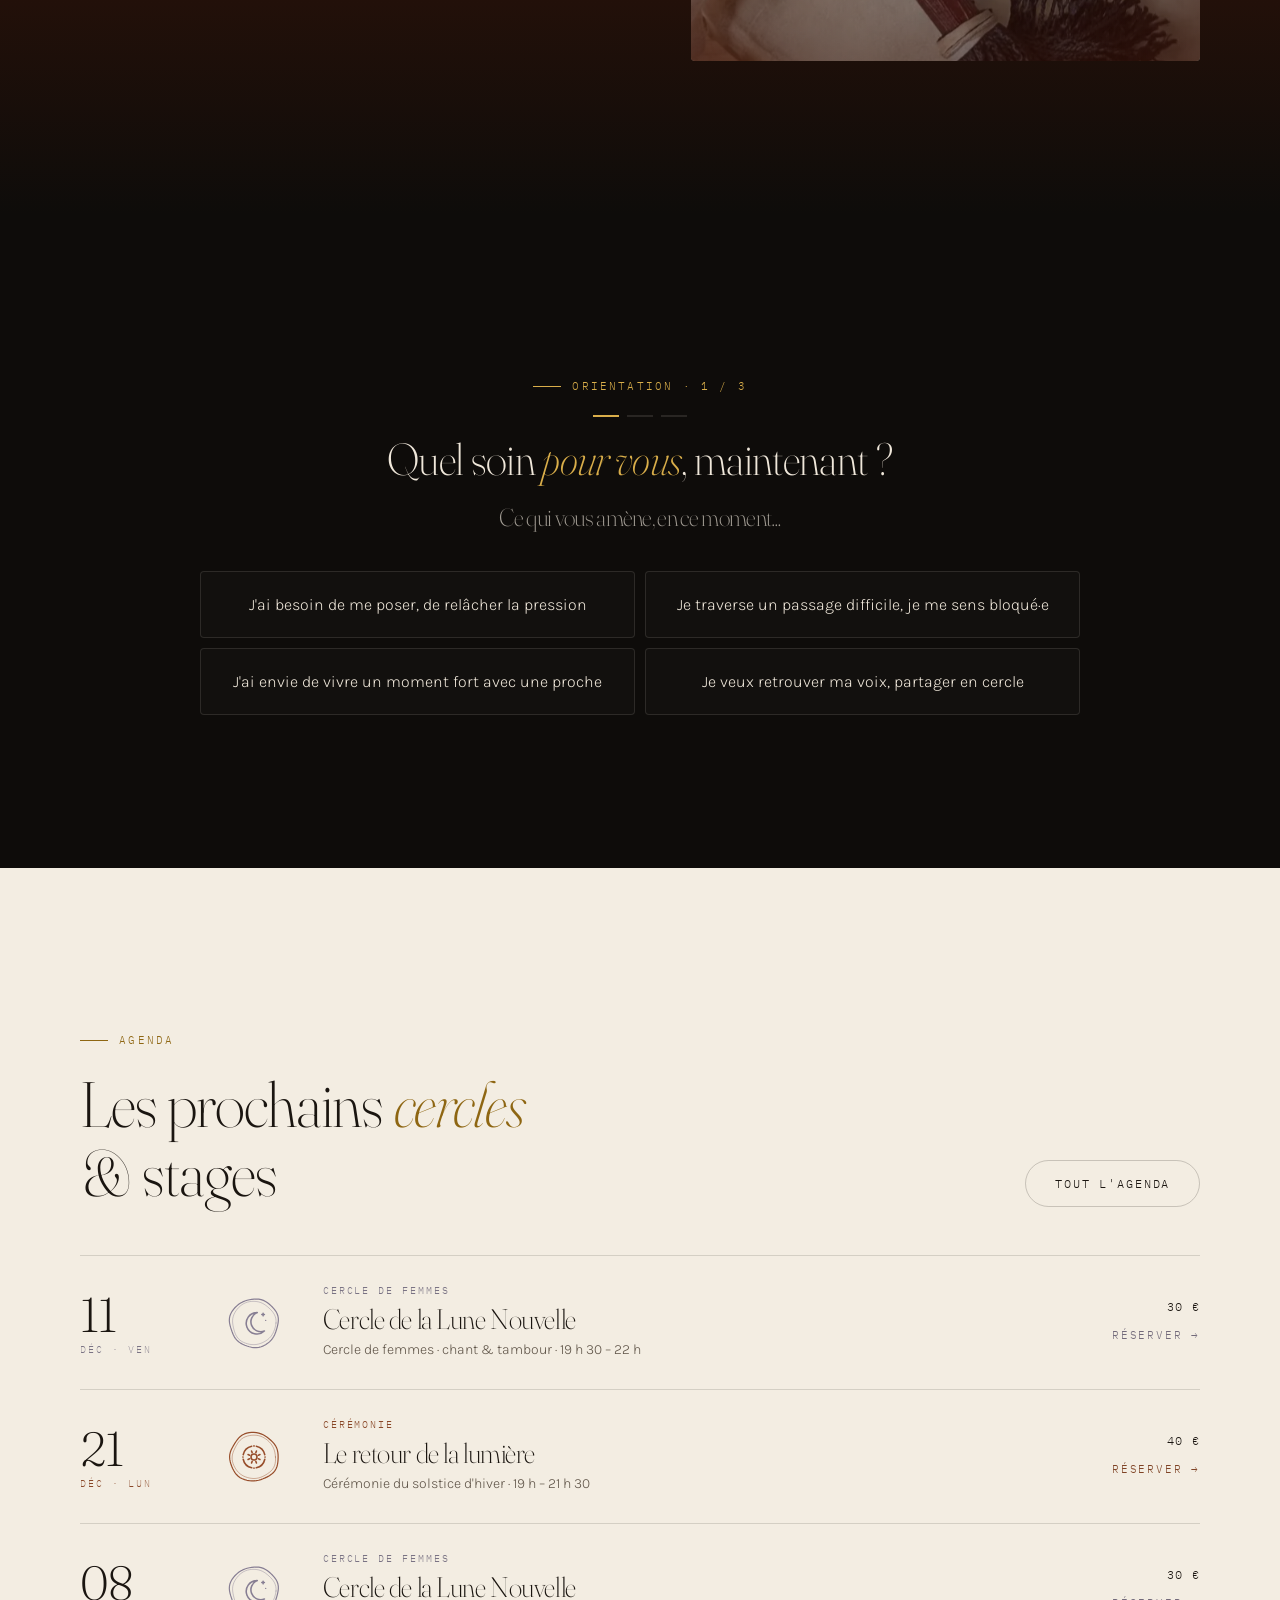
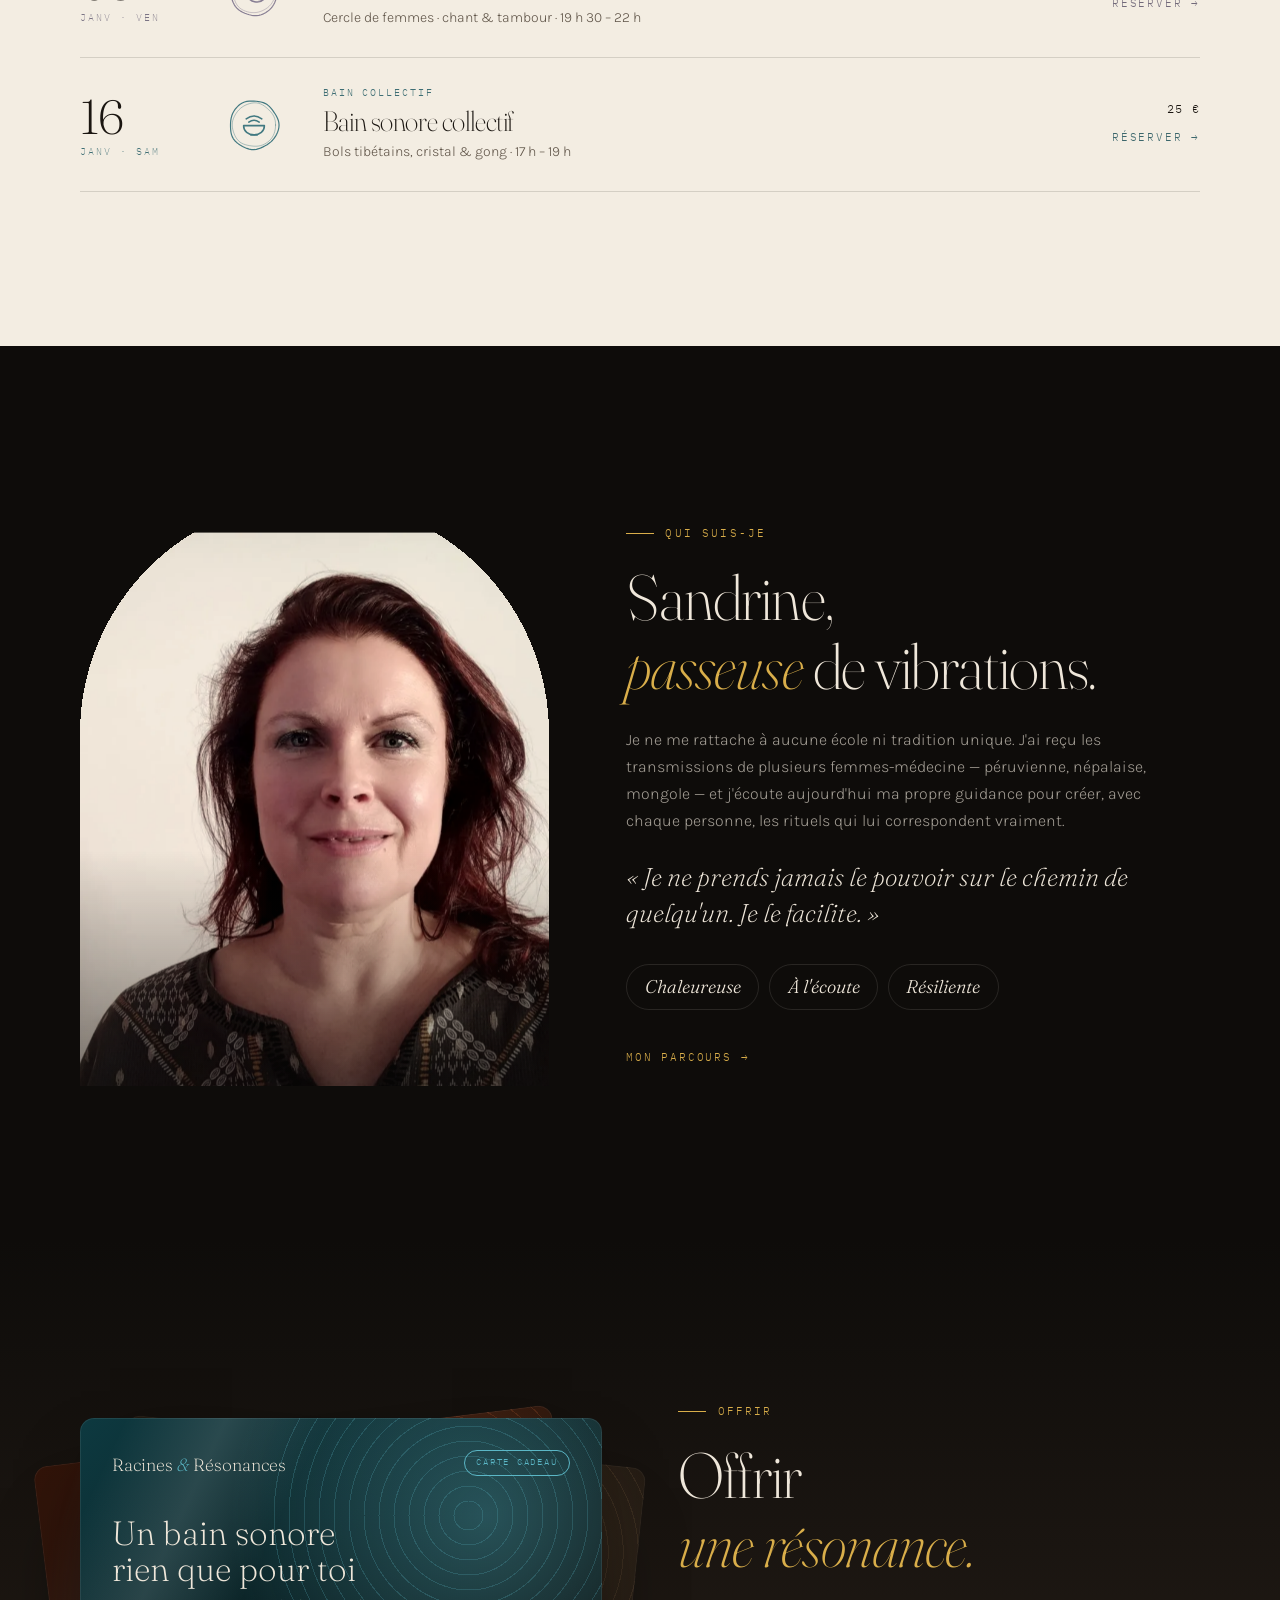
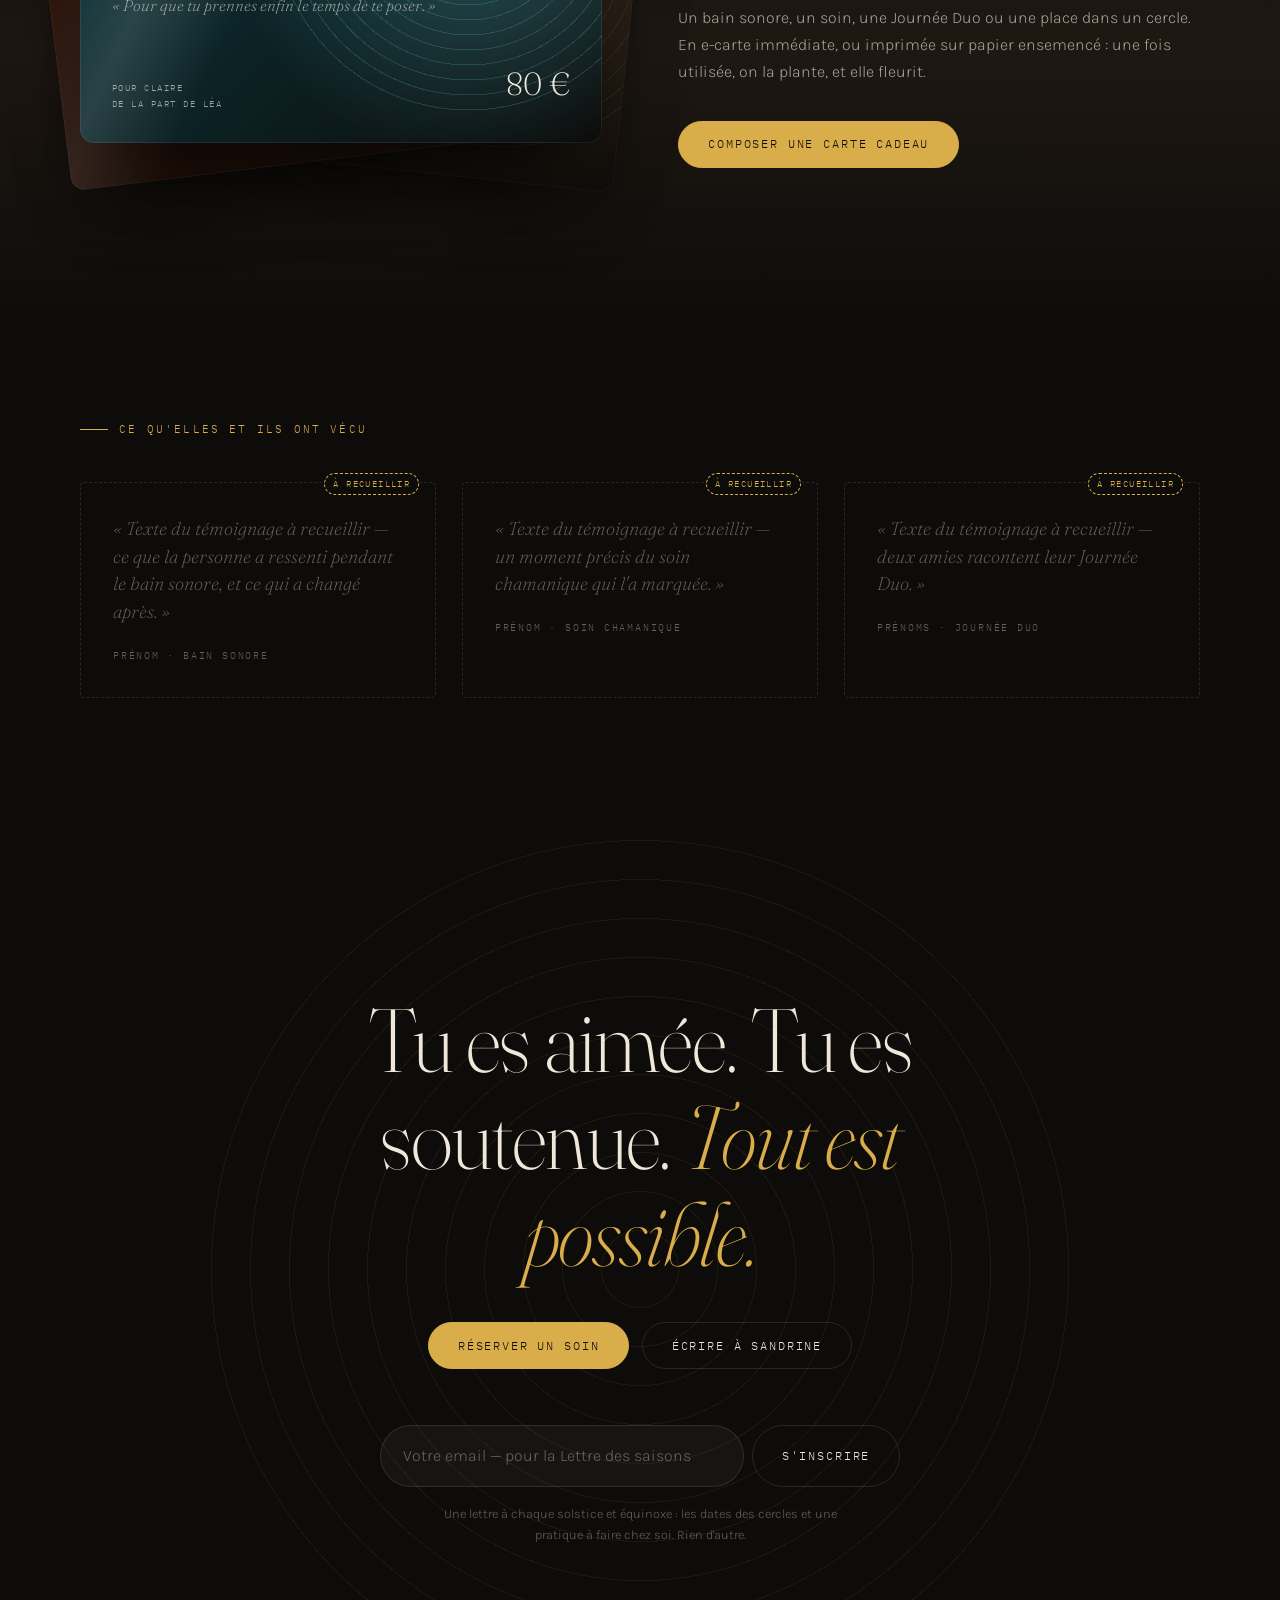
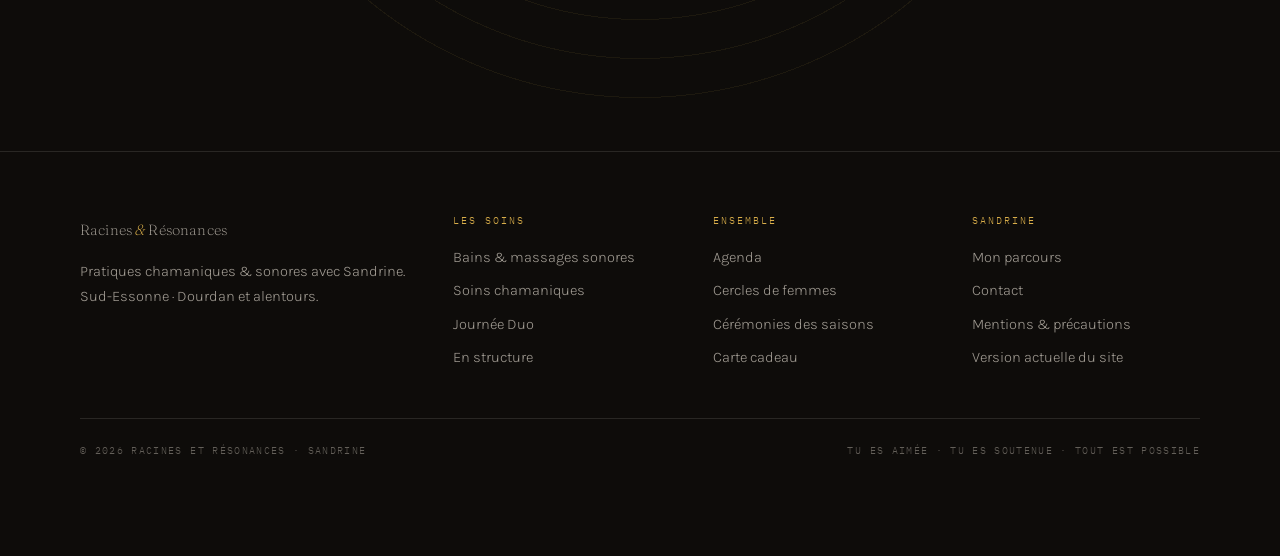
<file: v2/index.html>
<!DOCTYPE html>
<html lang="fr">
<head>
<meta charset="UTF-8">
<meta name="viewport" content="width=device-width, initial-scale=1.0, viewport-fit=cover">
<title>Racines & Résonances — Sandrine · Soins sonores & chamaniques</title>
<meta name="description" content="Bains sonores, soins chamaniques, Journée Duo, cercles de femmes et stages avec Sandrine, en Sud-Essonne près de Dourdan.">
<meta name="robots" content="noindex">
<meta name="theme-color" content="#0E0C0A">
<meta property="og:title" content="Racines & Résonances">
<meta property="og:description" content="Un tambour, un souffle, une vibration — pour revenir à vous.">
<meta property="og:image" content="media/ponton.webp">
<link rel="preconnect" href="https://fonts.googleapis.com">
<link rel="preconnect" href="https://fonts.gstatic.com" crossorigin>
<link href="https://fonts.googleapis.com/css2?family=Fraunces:ital,opsz,wght@0,9..144,200;0,9..144,300;0,9..144,400;1,9..144,200;1,9..144,300&family=Karla:wght@300;400&family=IBM+Plex+Mono:wght@300;400&display=swap" rel="stylesheet">
<link rel="preload" as="image" href="media/ponton.webp">
<link rel="stylesheet" href="assets/style.css">
</head>
<body>
<a class="skip" href="#contenu">Aller au contenu</a>

<!-- ── NAVIGATION ─────────────────────────────────────────── -->
<header class="nav" id="nav">
  <a class="logo" href="#/">Racines <i>&amp;</i> Résonances</a>
  <ul class="nav-liens">
    <li><a href="#/soins-sonores">Bains sonores</a></li>
    <li><a href="#/soins-chamaniques">Soins chamaniques</a></li>
    <li><a href="#/journee-duo">Journée Duo</a></li>
    <li><a href="#/stages">Cercles & stages</a></li>
    <li><a href="#/qui">Sandrine</a></li>
    <li><a href="#/carte-cadeau">Offrir</a></li>
  </ul>
  <div class="nav-actions">
    <button class="son" id="btn-son" aria-pressed="false" title="Activer l'ambiance sonore">
      <span class="barres" aria-hidden="true"><i></i><i></i><i></i><i></i></span>
      <span class="txt">Écoute</span><span class="sr">Ambiance sonore</span>
    </button>
    <button class="btn btn-sm btn-resa" data-resa>Réserver</button>
    <button class="burger" id="burger" aria-expanded="false" aria-controls="menu"><span></span><span></span><span class="sr">Menu</span></button>
  </div>
</header>

<nav class="menu" id="menu" aria-label="Menu principal">
  <a href="#/soins-sonores"><small>01 · Eau</small>Bains sonores</a>
  <a href="#/soins-chamaniques"><small>02 · Feu</small>Soins chamaniques</a>
  <a href="#/journee-duo"><small>03 · Terre</small>Journée Duo</a>
  <a href="#/stages"><small>04 · Souffle</small>Cercles & stages</a>
  <a href="#/qui"><small>✦</small>Qui suis-je</a>
  <a href="#/carte-cadeau"><small>✦</small>Offrir</a>
  <a href="#/contact"><small>✦</small>Contact</a>
  <div class="menu-pied">
    <button class="btn" data-resa>Réserver un soin</button>
  </div>
</nav>

<main id="contenu" tabindex="-1"></main>

<!-- ── PIED DE PAGE ───────────────────────────────────────── -->
<footer class="pied">
  <div class="wrap">
    <div class="pied-grille">
      <div>
        <a class="logo" href="#/">Racines <i>&amp;</i> Résonances</a>
        <p style="margin-top:1rem;font-size:.92rem">Pratiques chamaniques & sonores avec Sandrine.<br>Sud-Essonne · Dourdan et alentours.</p>
      </div>
      <div><h4>Les soins</h4><ul>
        <li><a href="#/soins-sonores">Bains & massages sonores</a></li>
        <li><a href="#/soins-chamaniques">Soins chamaniques</a></li>
        <li><a href="#/journee-duo">Journée Duo</a></li>
        <li><a href="#/contact/structure">En structure</a></li></ul></div>
      <div><h4>Ensemble</h4><ul>
        <li><a href="#/stages">Agenda</a></li>
        <li><a href="#/stages">Cercles de femmes</a></li>
        <li><a href="#/stages">Cérémonies des saisons</a></li>
        <li><a href="#/carte-cadeau">Carte cadeau</a></li></ul></div>
      <div><h4>Sandrine</h4><ul>
        <li><a href="#/qui">Mon parcours</a></li>
        <li><a href="#/contact">Contact</a></li>
        <li><a href="#/mentions">Mentions & précautions</a></li>
        <li><a href="../">Version actuelle du site</a></li></ul></div>
    </div>
    <div class="bas"><span>© 2026 Racines et Résonances · Sandrine</span><span>Tu es aimée · tu es soutenue · tout est possible</span></div>
  </div>
</footer>

<!-- barre d'action mobile -->
<div class="barre-mobile" id="barre-mobile">
  <button class="btn" data-resa>Réserver</button>
  <a class="btn btn-ghost" href="#/carte-cadeau">Offrir</a>
</div>

<!-- tiroir de réservation -->
<div class="voile" id="voile"></div>
<aside class="tiroir" id="tiroir" role="dialog" aria-modal="true" aria-labelledby="t-titre" aria-hidden="true">
  <div class="t-tete"><span class="mono" id="t-titre">Réserver</span><button class="t-fermer" id="t-fermer" aria-label="Fermer">×</button></div>
  <div class="t-prog" id="t-prog"></div>
  <div class="t-corps" id="t-corps"></div>
  <div class="t-pied" id="t-pied"></div>
</aside>

<!-- ══════════════════════════════════════════════════════════
     ACCUEIL (gabarit)
══════════════════════════════════════════════════════════ -->
<template id="tpl-accueil">

  <!-- HÉROS : le seuil, la brume, le champ de résonance -->
  <section class="heros" data-onde>
    <div class="heros-img" aria-hidden="true"></div>
    <div class="brume" aria-hidden="true"></div>
    <canvas id="champ" aria-hidden="true"></canvas>
    <div class="heros-contenu">
      <p class="sur rv">Pratiques chamaniques & sonores · Sud-Essonne</p>
      <h1 class="mots" data-mots>Racines <span class="l2">& Résonances</span></h1>
      <p class="accroche rv" data-d="3">Un tambour, un souffle, une vibration — pour revenir à vous quand la vie s'est figée.</p>
      <div class="heros-ctas rv" data-d="4">
        <button class="btn" data-resa>Réserver un soin</button>
        <button class="btn btn-ghost" data-son-entree>
          <svg width="16" height="16" viewBox="0 0 24 24" fill="none" stroke="currentColor" stroke-width="1.5" aria-hidden="true"><path d="M3 14v-2a9 9 0 0 1 18 0v2"/><rect x="2" y="14" width="5" height="7" rx="2"/><rect x="17" y="14" width="5" height="7" rx="2"/></svg>
          Entrer en écoute
        </button>
      </div>
    </div>
    <a class="defiler" href="#/" data-scroll="seuil"><span>Passer le seuil</span><i></i></a>
  </section>

  <!-- LE SEUIL : manifeste qui s'éclaire au défilement, racines qui poussent -->
  <section class="seuil" id="seuil">
    <div class="seuil-scene">
      <svg class="seuil-racines" id="racines" preserveAspectRatio="xMidYMin slice" aria-hidden="true"></svg>
      <div class="seuil-texte">
        <p>
          <span class="ligne">Il y a des moments où la vie se fige.</span>
          <span class="ligne">On ne sait plus très bien qui l'on est,</span>
          <span class="ligne">ni par où passer.</span>
          <span class="ligne">Alors on s'arrête au bord de l'eau.</span>
          <span class="ligne">On écoute un tambour battre comme un cœur,</span>
          <span class="ligne">et quelque chose, très loin dedans, <em>se souvient</em>.</span>
        </p>
      </div>
    </div>
  </section>

  <!-- LES QUATRE PORTES -->
  <section class="sect" id="portes">
    <div class="wrap">
      <div class="portes-tete">
        <div>
          <span class="lbl rv">Quatre portes, une même présence</span>
          <h2 class="rv" data-d="1">Par où <em>voulez-vous</em><br>entrer ?</h2>
        </div>
        <button class="lien rv" data-d="2" data-scroll="orientation">Je ne sais pas encore — aidez-moi à choisir ↓</button>
      </div>
      <div class="portes rv" data-d="2">
        <a class="porte" data-el="eau" href="#/soins-sonores">
          <div class="fond" style="background-image:url(media/bols-bougies.webp)"></div>
          <div class="motif motif-eau"></div>
          <span class="num">01</span>
          <svg class="ico porte-ico" aria-hidden="true"><use href="assets/icones.svg#eau"/></svg>
          <span class="elnom">Eau</span>
          <h3>Bains sonores</h3>
          <div class="plus"><div><p>Allongé·e au milieu des bols et des gongs, vous n'avez rien à faire. La vibration fait le chemin.</p><span class="prix">1 h 15 · 80 € — collectif 25 €</span></div></div>
        </a>
        <a class="porte" data-el="feu" href="#/soins-chamaniques">
          <div class="fond" style="background-image:url(media/tambour-hochet.webp)"></div>
          <div class="motif motif-feu" data-braises></div>
          <span class="num">02</span>
          <svg class="ico porte-ico" aria-hidden="true"><use href="assets/icones.svg#feu"/></svg>
          <span class="elnom">Feu</span>
          <h3>Soins chamaniques</h3>
          <div class="plus"><div><p>Le tambour ouvre la porte vers ce qui demande à guérir. Chaque soin naît dans l'instant.</p><span class="prix">1 h 15 · 80 €</span></div></div>
        </a>
        <a class="porte" data-el="terre" href="#/journee-duo">
          <div class="fond" style="background-image:url(media/espace-soin.webp)"></div>
          <div class="motif motif-terre"></div>
          <span class="num">03</span>
          <svg class="ico porte-ico" aria-hidden="true"><use href="assets/icones.svg#terre"/></svg>
          <span class="elnom">Terre</span>
          <h3>Journée Duo</h3>
          <div class="plus"><div><p>Une journée entière à deux, entre amies, de 10 h à 17 h. Rituels, forêt, tambour et silence.</p><span class="prix">350 € le duo</span></div></div>
        </a>
        <a class="porte" data-el="air" href="#/stages">
          <div class="fond" style="background-image:url(media/plumes-herbe.webp)"></div>
          <div class="motif motif-air"></div>
          <span class="num">04</span>
          <svg class="ico porte-ico" aria-hidden="true"><use href="assets/icones.svg#souffle"/></svg>
          <span class="elnom">Souffle</span>
          <h3>Cercles & stages</h3>
          <div class="plus"><div><p>Cercles de femmes à la lune nouvelle, cérémonies des saisons, stages de voix et de voyage au tambour.</p><span class="prix">dès 30 €</span></div></div>
        </a>
      </div>
    </div>
  </section>

  <!-- ÉCOUTER : le gong qu'on touche -->
  <section class="sect" data-el="eau" style="background:radial-gradient(ellipse 60% 70% at 25% 50%,rgba(91,183,198,.08),transparent 70%)">
    <div class="wrap ecoute">
      <div class="gong-zone rv">
        <button class="gong" id="gong" aria-label="Faire sonner le gong">
          <img src="media/gong-venus.webp" alt="Gong planétaire orné du symbole de Vénus" width="568" height="568" loading="lazy">
        </button>
        <span class="gong-invite">Touchez le gong</span>
      </div>
      <div>
        <span class="lbl rv">Écoutez</span>
        <h2 class="rv" data-d="1">Posez la main<br><em>sur le gong.</em></h2>
        <p class="rv" data-d="2" style="margin:1.6rem 0">Ce que vous entendez n'est qu'un écho. En séance, la vibration ne passe pas seulement par les oreilles : elle traverse le corps entier, de la peau jusqu'aux os, et le mental finit par se taire.</p>
        <p class="rv" data-d="2" style="margin-bottom:2.2rem;font-size:.85rem;color:var(--lin-3)">Montez le son. L'écho est recréé dans votre navigateur ; en séance, ce sont les vrais bols, cristaux et gongs.</p>
        <div class="rv" data-d="3" style="display:flex;gap:.8rem;flex-wrap:wrap">
          <button class="btn btn-el" data-resa="bain-individuel">Réserver un bain sonore</button>
          <a class="btn btn-ghost" href="#/soins-sonores">Comment se passe une séance</a>
        </div>
      </div>
    </div>
  </section>

  <!-- LE TAMBOUR : battement -->
  <section class="sect tambour-sect au-repos" data-el="feu" id="tambour" style="background:linear-gradient(to bottom,var(--nuit),var(--feu-n) 50%,var(--nuit))">
    <div class="wrap tambour-grille">
      <div>
        <span class="lbl rv">Le tambour</span>
        <h2 class="rv" data-d="1">Un battement<br>pour <em>ouvrir la porte.</em></h2>
        <p class="rv" data-d="2" style="margin:1.6rem 0">Tout a commencé par un tambour. Un jour, j'ai entendu celui d'une chamane nord-américaine, et quelque chose s'est réveillé en moi — « comme une connaissance profonde, déjà là ».</p>
        <p class="rv" data-d="2" style="margin-bottom:2.2rem">Aujourd'hui, c'est lui qui ouvre chaque soin. Son rythme régulier apaise le mental et ouvre un passage vers ce qui demande à guérir.</p>
        <div class="rv" data-d="3" style="display:flex;gap:.8rem;flex-wrap:wrap">
          <button class="btn btn-el" id="btn-tambour" aria-pressed="false">Écouter le tambour</button>
          <a class="btn btn-ghost" href="#/soins-chamaniques">Découvrir les soins</a>
        </div>
      </div>
      <div class="tambour-visuel rv" data-d="1">
        <img src="media/tambour-hochet.webp" alt="Tambour chamanique, hochet et plume" data-px="-.08" loading="lazy">
        <span class="battement"></span><span class="battement b2"></span>
      </div>
    </div>
  </section>

  <!-- ORIENTATION -->
  <section class="sect" id="orientation">
    <div class="wrap">
      <div class="quiz" id="quiz"></div>
    </div>
  </section>

  <!-- AGENDA -->
  <section class="sect clair">
    <div class="wrap">
      <div class="portes-tete">
        <div><span class="lbl rv">Agenda</span><h2 class="rv" data-d="1">Les prochains <em style="color:var(--or-sombre)">cercles</em><br>& stages</h2></div>
        <a class="btn btn-ghost rv" href="#/stages">Tout l'agenda</a>
      </div>
      <div class="agenda rv" data-d="2" id="agenda-accueil"></div>
    </div>
  </section>

  <!-- SANDRINE -->
  <section class="sect">
    <div class="wrap sandrine">
      <div class="portrait rv"><img src="media/portrait-2.webp" alt="Portrait de Sandrine" loading="lazy" data-px="-.05"></div>
      <div>
        <span class="lbl rv">Qui suis-je</span>
        <h2 class="rv" data-d="1">Sandrine,<br><em>passeuse</em> de vibrations.</h2>
        <p class="rv" data-d="2" style="margin:1.6rem 0">Je ne me rattache à aucune école ni tradition unique. J'ai reçu les transmissions de plusieurs femmes-médecine — péruvienne, népalaise, mongole — et j'écoute aujourd'hui ma propre guidance pour créer, avec chaque personne, les rituels qui lui correspondent vraiment.</p>
        <blockquote class="citation rv" data-d="2" style="font-size:clamp(1.15rem,2vw,1.6rem)">« Je ne prends jamais le pouvoir sur le chemin de quelqu'un. Je le facilite. »</blockquote>
        <div class="mots-cles rv" data-d="3"><span>Chaleureuse</span><span>À l'écoute</span><span>Résiliente</span></div>
        <a class="lien rv" data-d="3" href="#/qui">Mon parcours →</a>
      </div>
    </div>
  </section>

  <!-- OFFRIR -->
  <section class="sect" style="background:linear-gradient(to bottom,var(--nuit),var(--ecorce) 60%,var(--nuit))">
    <div class="wrap cadeau-teaser">
      <div class="carte-pile rv">
        <div class="carte" data-el="eau" data-tilt>
          <div class="c-haut"><span class="c-logo">Racines <i>&</i> Résonances</span><span class="c-tag">Carte cadeau</span></div>
          <div><div class="c-titre">Un bain sonore<br>rien que pour toi</div><div class="c-msg">« Pour que tu prennes enfin le temps de te poser. »</div></div>
          <div class="c-bas"><span>Pour Claire<br>de la part de Léa</span><b>80 €</b></div>
        </div>
        <div class="carte" data-el="feu"></div>
        <div class="carte" data-el="terre"></div>
      </div>
      <div>
        <span class="lbl rv">Offrir</span>
        <h2 class="rv" data-d="1">Offrir<br><em>une résonance.</em></h2>
        <p class="rv" data-d="2" style="margin:1.6rem 0 2.2rem">Un bain sonore, un soin, une Journée Duo ou une place dans un cercle. En e-carte immédiate, ou imprimée sur papier ensemencé : une fois utilisée, on la plante, et elle fleurit.</p>
        <a class="btn rv" data-d="3" href="#/carte-cadeau">Composer une carte cadeau</a>
      </div>
    </div>
  </section>

  <!-- TÉMOIGNAGES -->
  <section class="sect-sm">
    <div class="wrap">
      <span class="lbl rv">Ce qu'elles et ils ont vécu</span>
      <div class="temoins" id="temoins" style="margin-top:1.5rem"></div>
    </div>
  </section>

  <!-- FINALE -->
  <section class="finale" data-onde>
    <div class="wrap">
      <h2 class="mots" data-mots>Tu es aimée. Tu es soutenue. <em>Tout est possible.</em></h2>
      <div class="rv" style="display:flex;gap:.8rem;justify-content:center;flex-wrap:wrap;position:relative">
        <button class="btn" data-resa>Réserver un soin</button>
        <a class="btn btn-ghost" href="#/contact">Écrire à Sandrine</a>
      </div>
      <form class="lettre rv" data-d="2" data-lettre>
        <label class="sr" for="lettre-email">Votre email</label>
        <input id="lettre-email" type="email" required placeholder="Votre email — pour la Lettre des saisons">
        <button class="btn btn-ghost" type="submit">S'inscrire</button>
      </form>
      <p class="lettre-note rv" data-d="2">Une lettre à chaque solstice et équinoxe : les dates des cercles et une pratique à faire chez soi. Rien d'autre.</p>
    </div>
  </section>
</template>

<script src="assets/data.js"></script>
<script src="assets/app.js"></script>
</body>
</html>
</file>
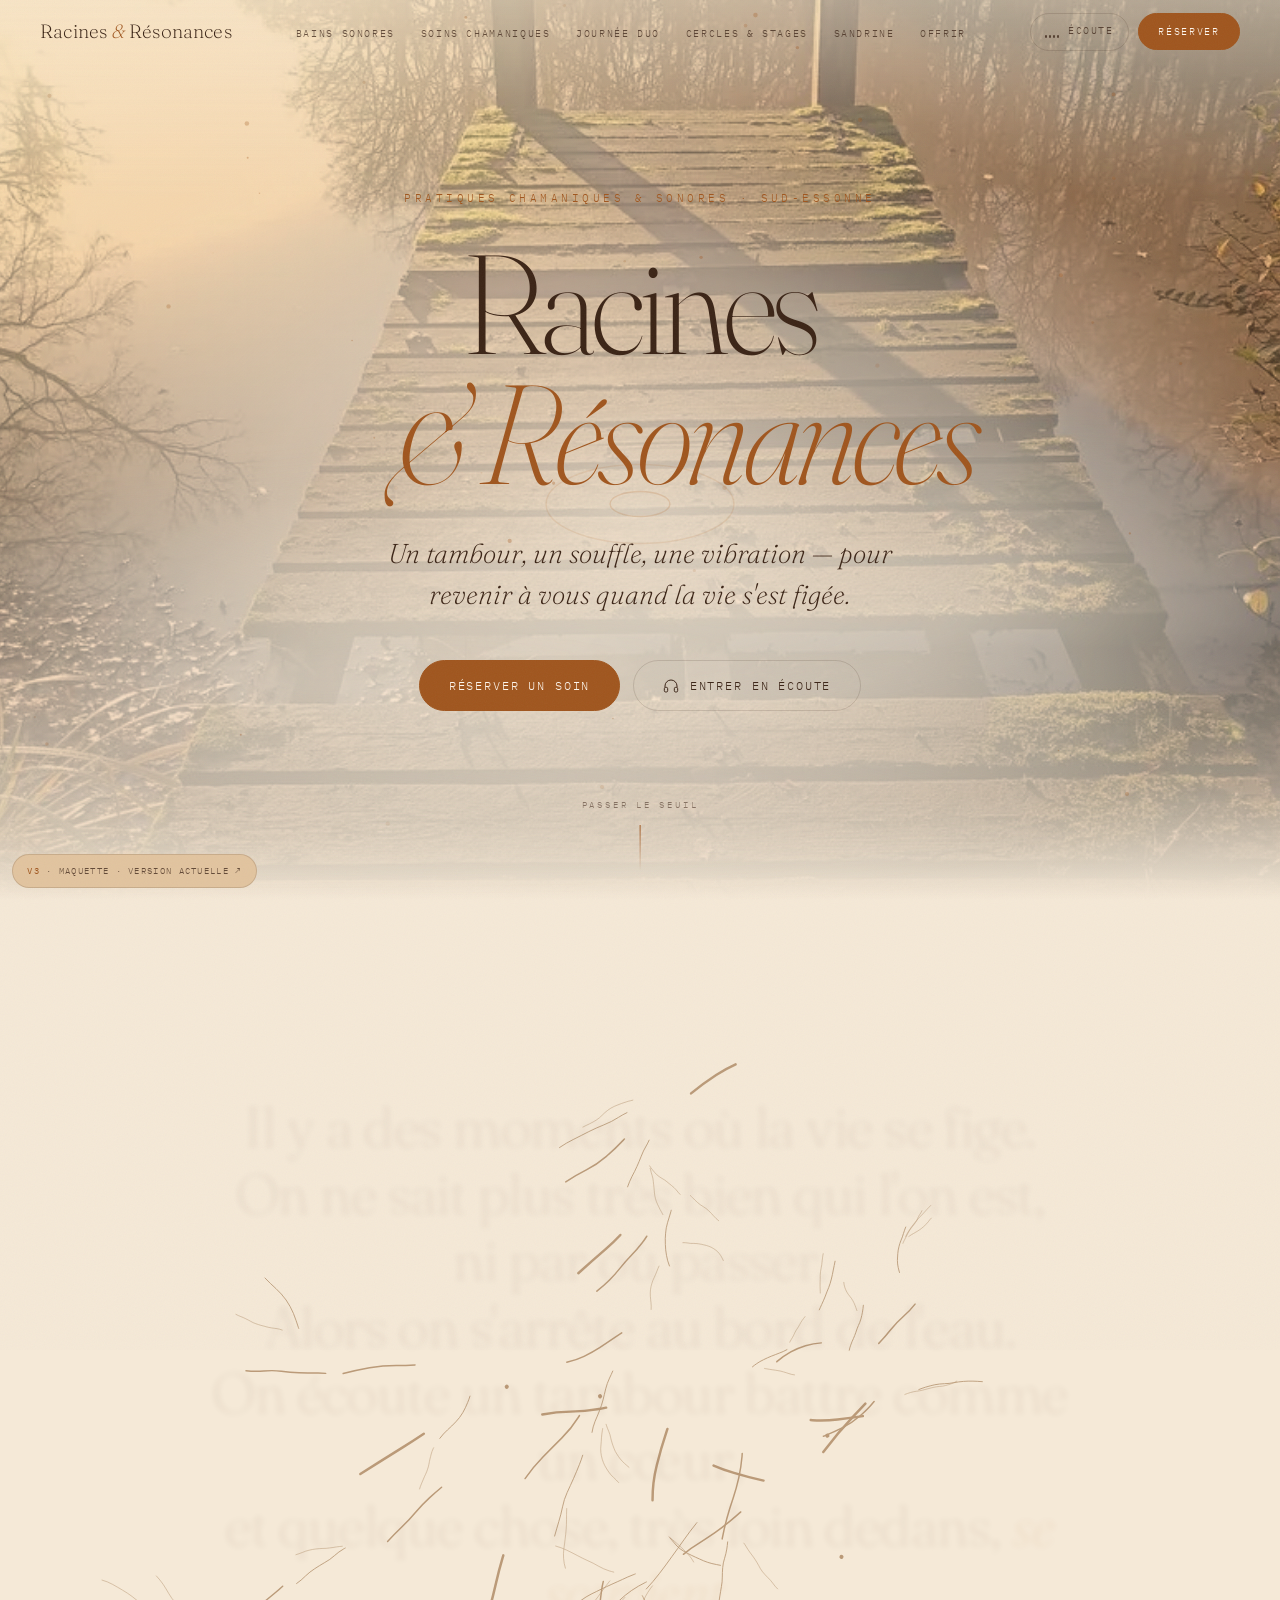
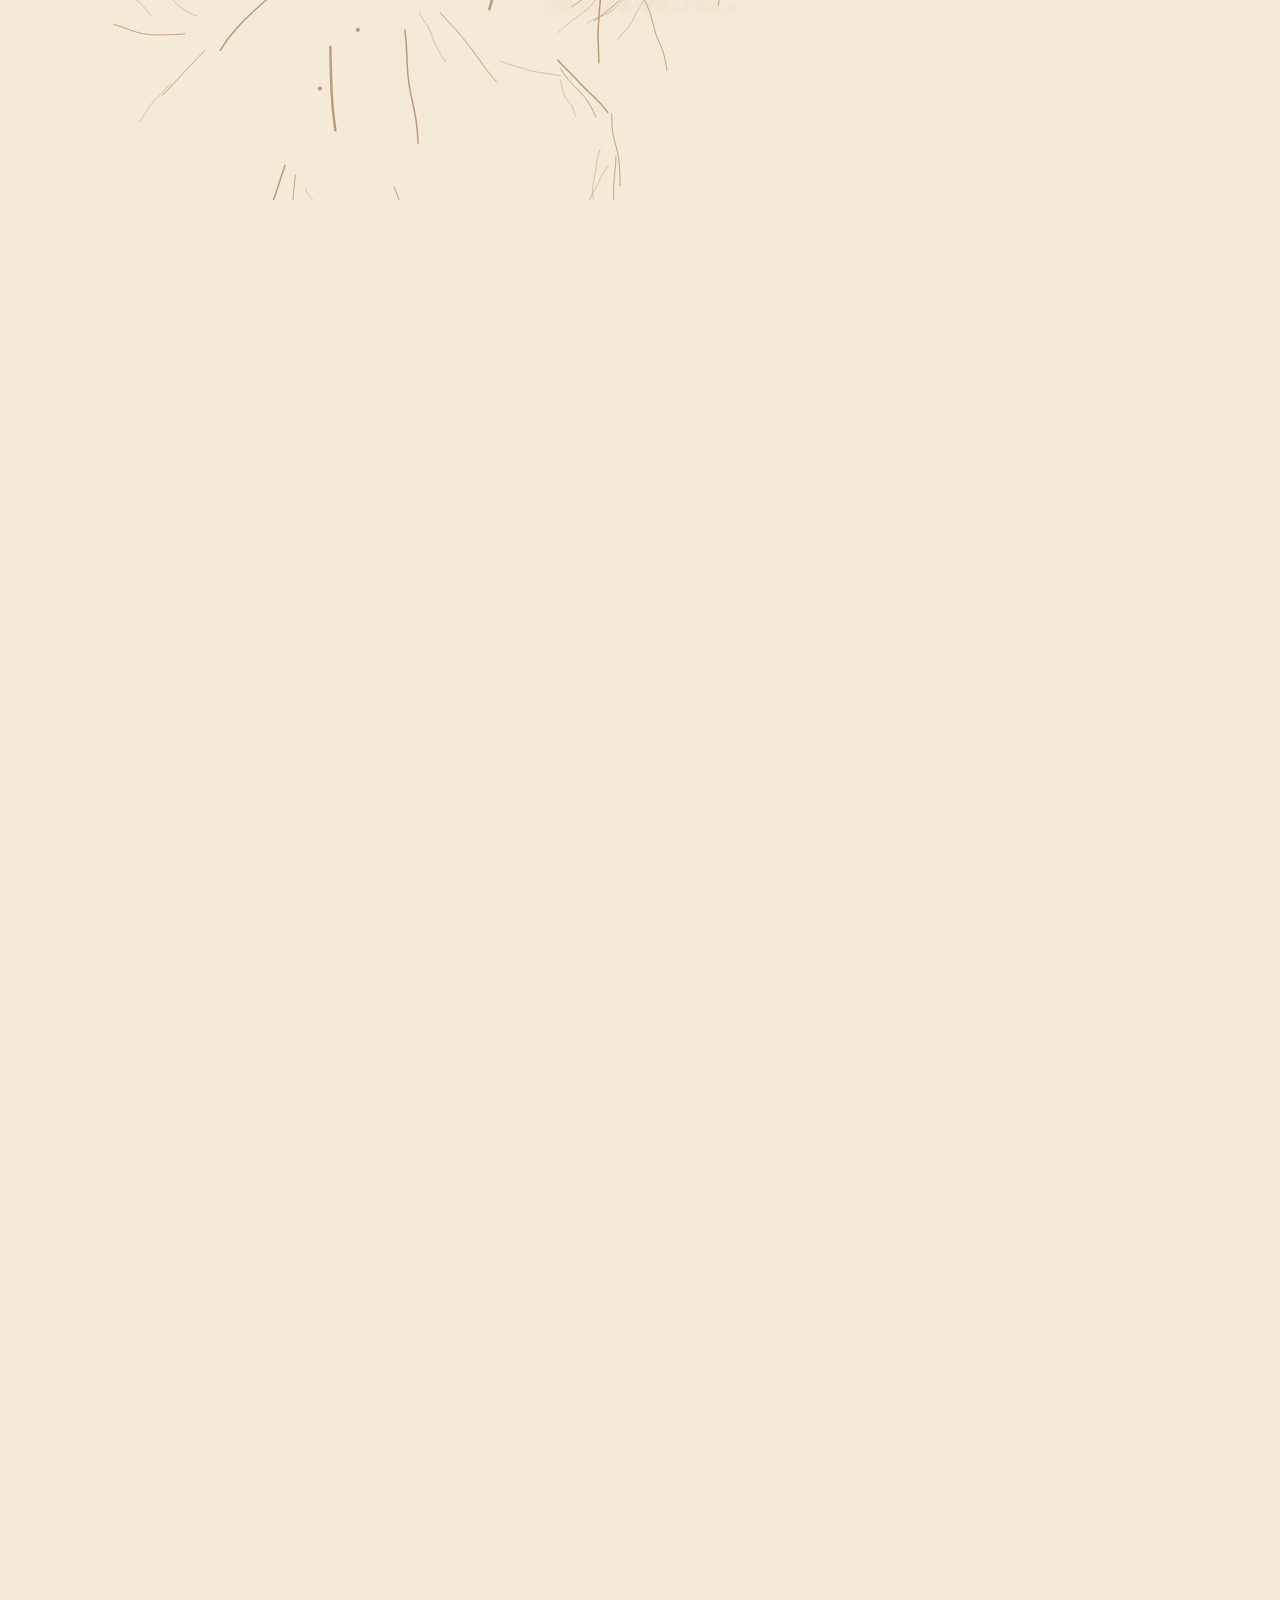
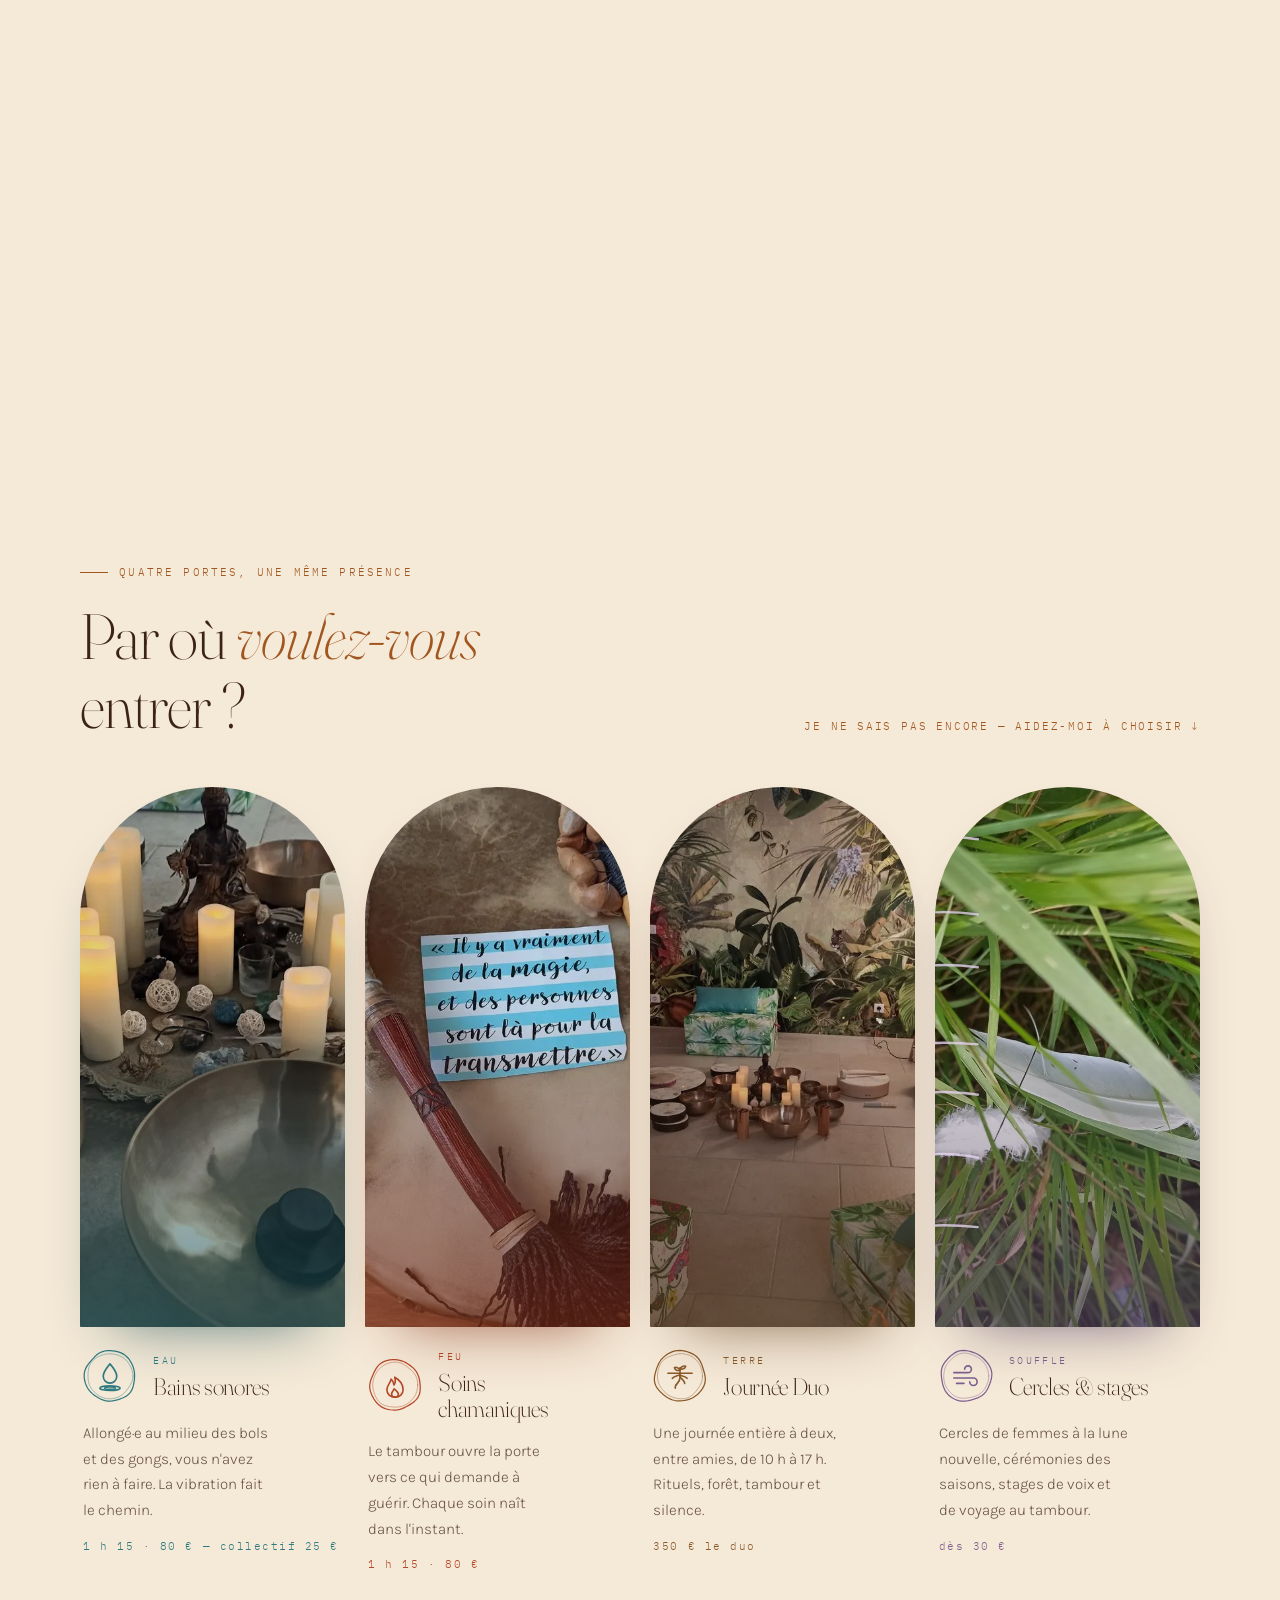
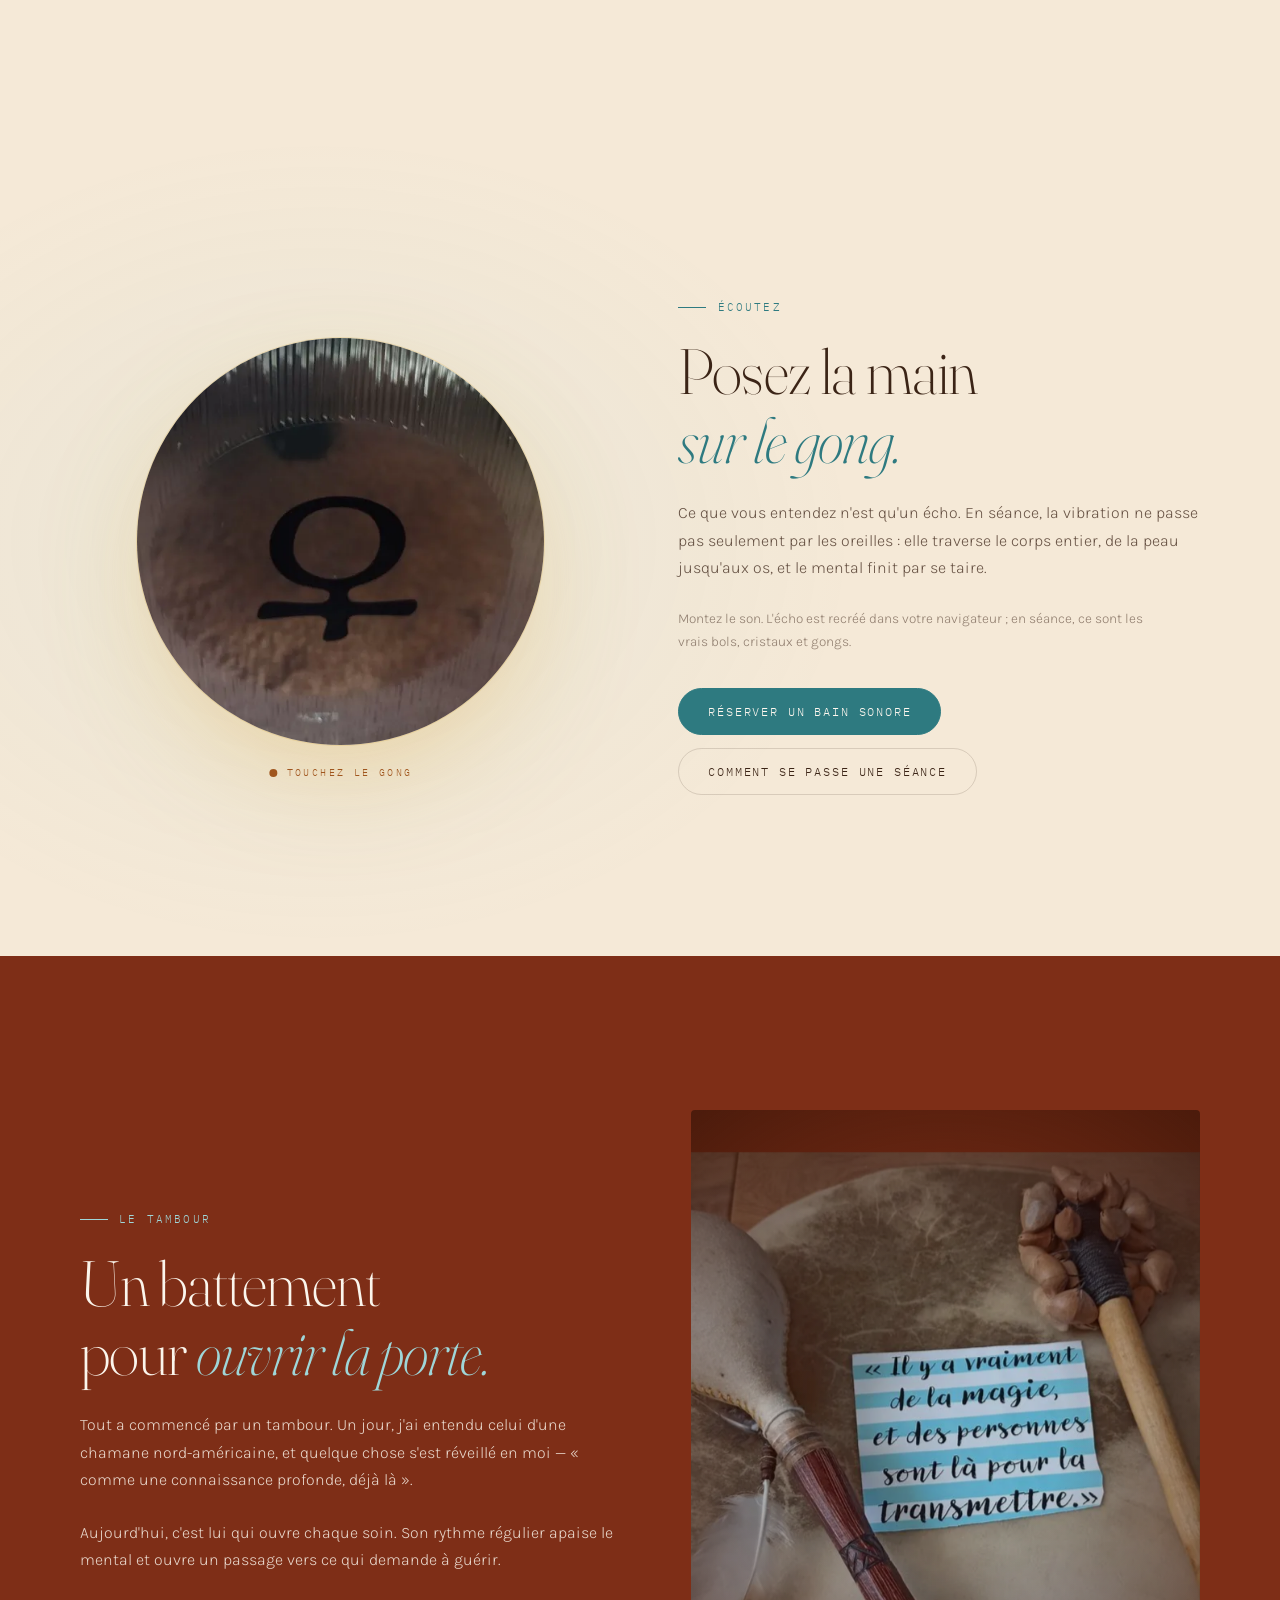
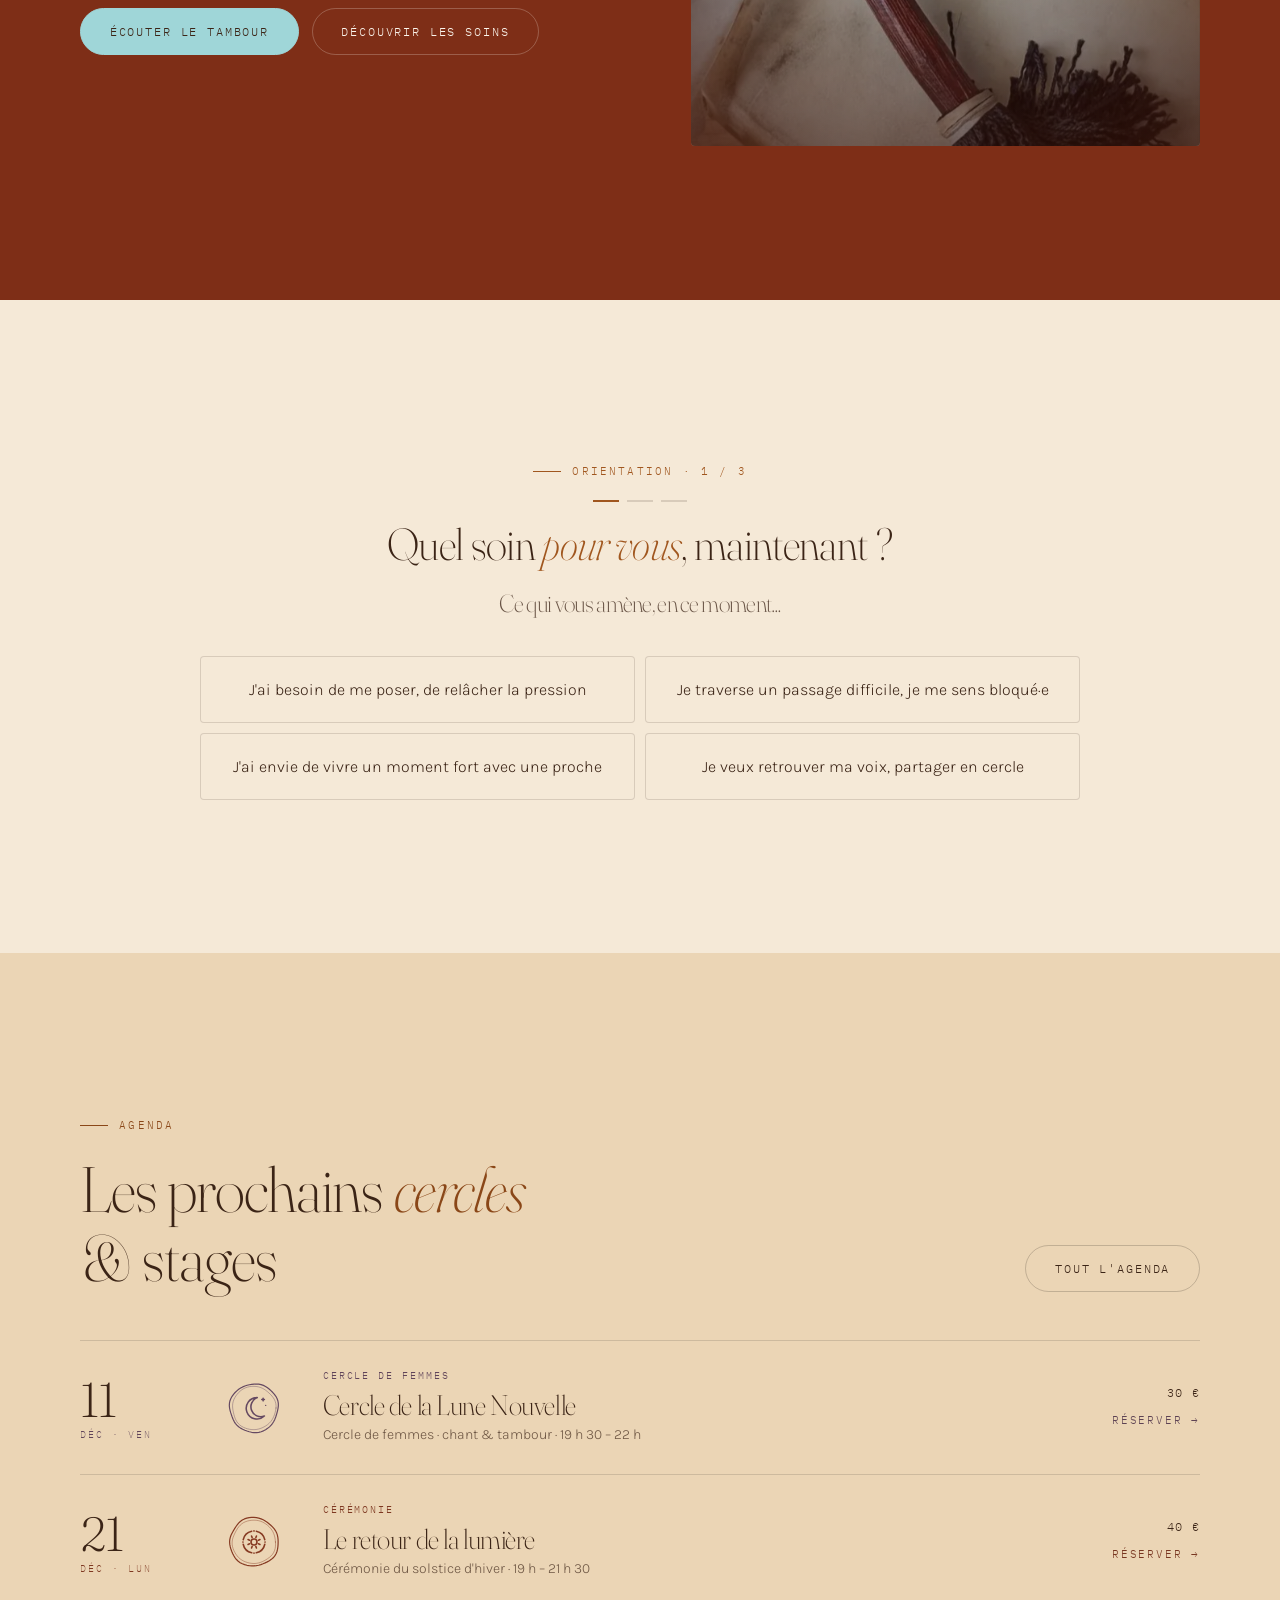
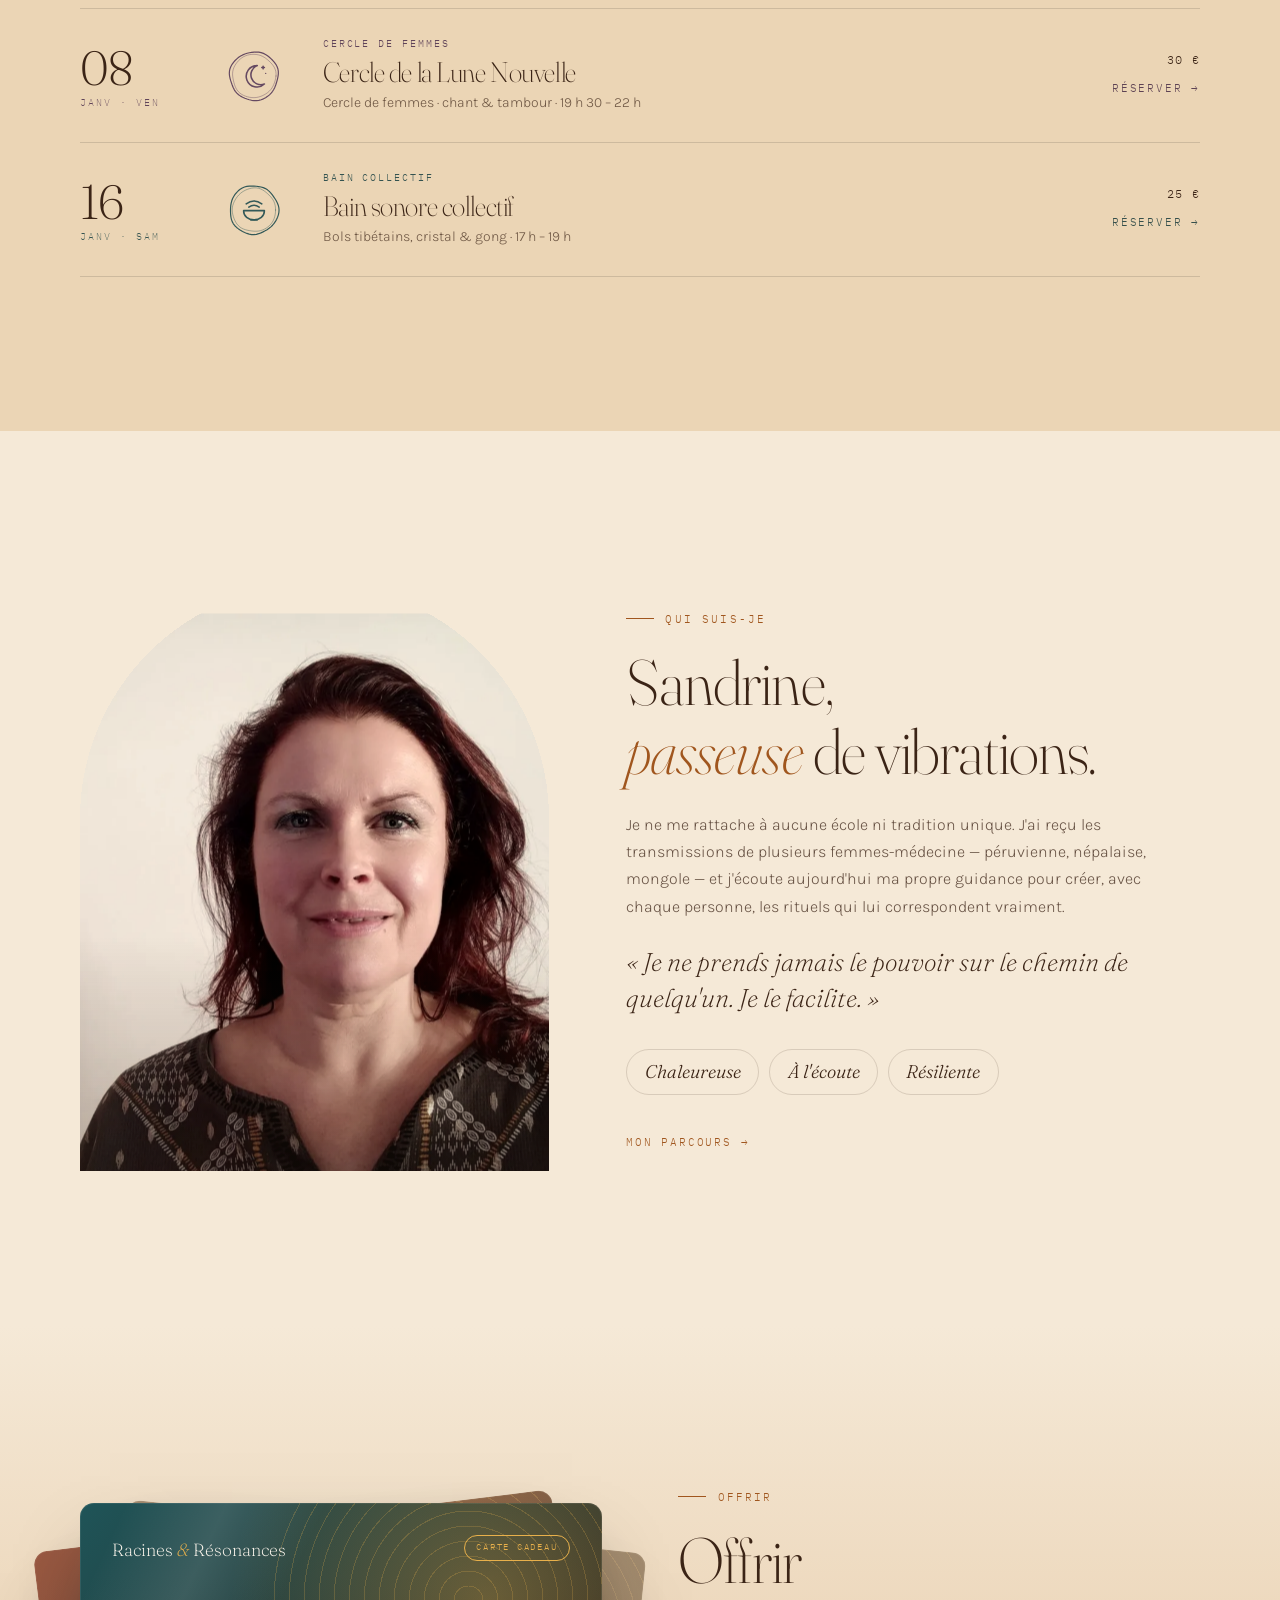
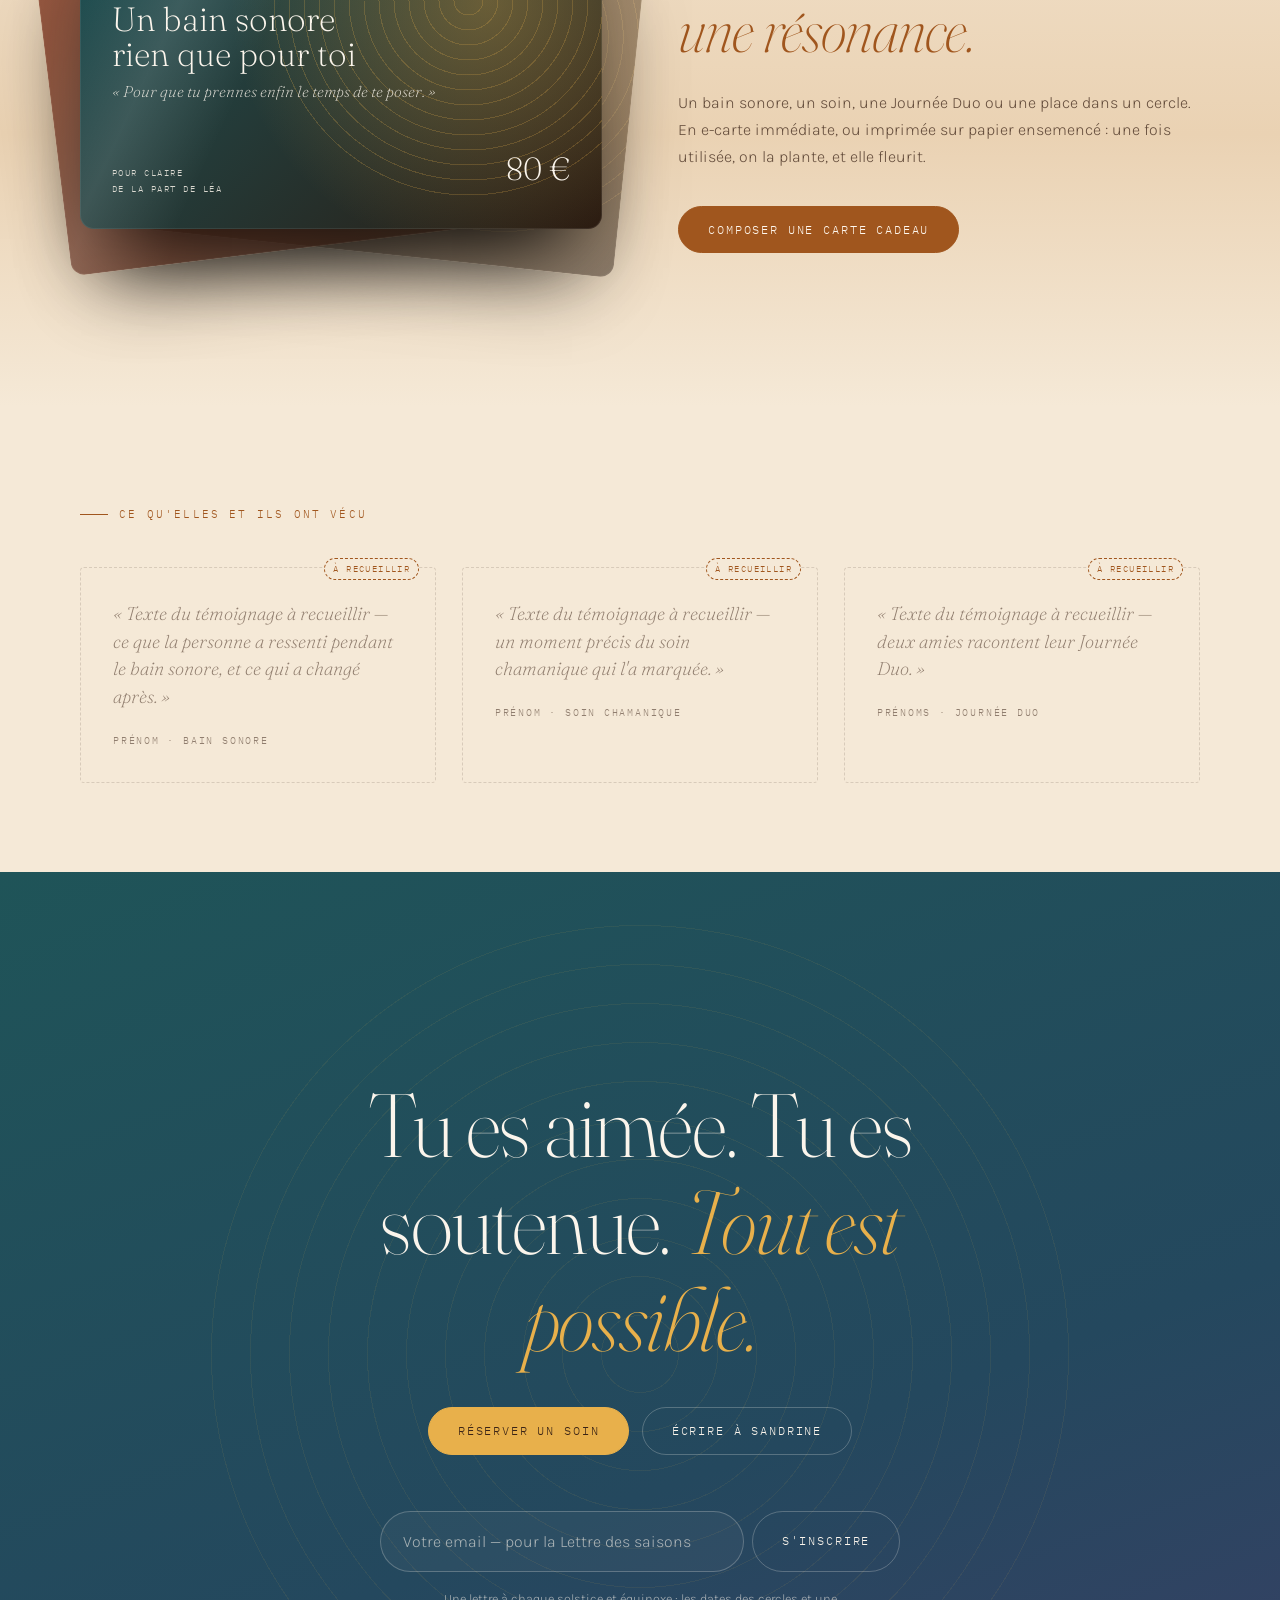
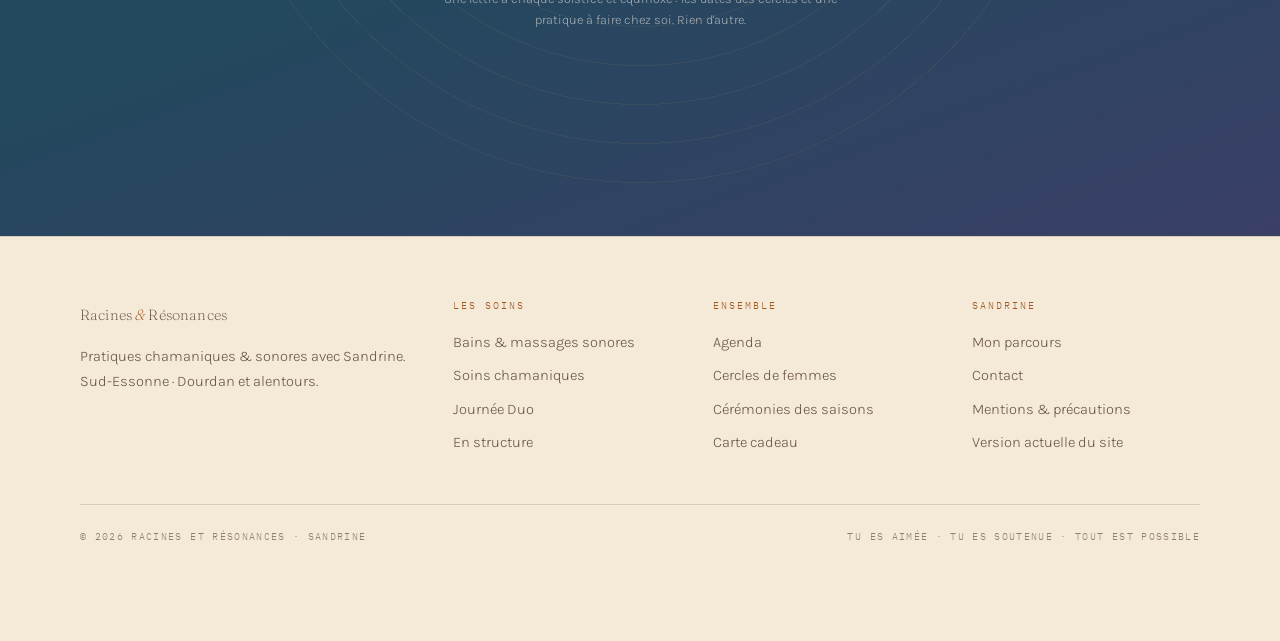
<file: v3/index.html>
<!DOCTYPE html>
<html lang="fr">
<head>
<meta charset="UTF-8">
<meta name="viewport" content="width=device-width, initial-scale=1.0, viewport-fit=cover">
<title>Racines & Résonances — Sandrine · Soins sonores & chamaniques</title>
<meta name="description" content="Bains sonores, soins chamaniques, Journée Duo, cercles de femmes et stages avec Sandrine, en Sud-Essonne près de Dourdan.">
<meta name="robots" content="noindex">
<meta name="theme-color" content="#F5E9D7">
<meta property="og:title" content="Racines & Résonances">
<meta property="og:description" content="Un tambour, un souffle, une vibration — pour revenir à vous.">
<meta property="og:image" content="media/ponton.webp">
<link rel="preconnect" href="https://fonts.googleapis.com">
<link rel="preconnect" href="https://fonts.gstatic.com" crossorigin>
<link href="https://fonts.googleapis.com/css2?family=Fraunces:ital,opsz,wght@0,9..144,200;0,9..144,300;0,9..144,400;1,9..144,200;1,9..144,300&family=Karla:wght@300;400&family=IBM+Plex+Mono:wght@300;400&display=swap" rel="stylesheet">
<link rel="preload" as="image" href="media/ponton.webp">
<link rel="stylesheet" href="assets/style.css">
</head>
<body>
<a class="skip" href="#contenu">Aller au contenu</a>

<!-- ── NAVIGATION ─────────────────────────────────────────── -->
<header class="nav" id="nav">
  <a class="logo" href="#/">Racines <i>&amp;</i> Résonances</a>
  <ul class="nav-liens">
    <li><a href="#/soins-sonores">Bains sonores</a></li>
    <li><a href="#/soins-chamaniques">Soins chamaniques</a></li>
    <li><a href="#/journee-duo">Journée Duo</a></li>
    <li><a href="#/stages">Cercles & stages</a></li>
    <li><a href="#/qui">Sandrine</a></li>
    <li><a href="#/carte-cadeau">Offrir</a></li>
  </ul>
  <div class="nav-actions">
    <button class="son" id="btn-son" aria-pressed="false" title="Activer l'ambiance sonore">
      <span class="barres" aria-hidden="true"><i></i><i></i><i></i><i></i></span>
      <span class="txt">Écoute</span><span class="sr">Ambiance sonore</span>
    </button>
    <button class="btn btn-sm btn-resa" data-resa>Réserver</button>
    <button class="burger" id="burger" aria-expanded="false" aria-controls="menu"><span></span><span></span><span class="sr">Menu</span></button>
  </div>
</header>

<nav class="menu" id="menu" aria-label="Menu principal">
  <a href="#/soins-sonores"><small>01 · Eau</small>Bains sonores</a>
  <a href="#/soins-chamaniques"><small>02 · Feu</small>Soins chamaniques</a>
  <a href="#/journee-duo"><small>03 · Terre</small>Journée Duo</a>
  <a href="#/stages"><small>04 · Souffle</small>Cercles & stages</a>
  <a href="#/qui"><small>✦</small>Qui suis-je</a>
  <a href="#/carte-cadeau"><small>✦</small>Offrir</a>
  <a href="#/contact"><small>✦</small>Contact</a>
  <div class="menu-pied">
    <button class="btn" data-resa>Réserver un soin</button>
  </div>
</nav>

<main id="contenu" tabindex="-1"></main>

<!-- ── PIED DE PAGE ───────────────────────────────────────── -->
<footer class="pied">
  <div class="wrap">
    <div class="pied-grille">
      <div>
        <a class="logo" href="#/">Racines <i>&amp;</i> Résonances</a>
        <p style="margin-top:1rem;font-size:.92rem">Pratiques chamaniques & sonores avec Sandrine.<br>Sud-Essonne · Dourdan et alentours.</p>
      </div>
      <div><h4>Les soins</h4><ul>
        <li><a href="#/soins-sonores">Bains & massages sonores</a></li>
        <li><a href="#/soins-chamaniques">Soins chamaniques</a></li>
        <li><a href="#/journee-duo">Journée Duo</a></li>
        <li><a href="#/contact/structure">En structure</a></li></ul></div>
      <div><h4>Ensemble</h4><ul>
        <li><a href="#/stages">Agenda</a></li>
        <li><a href="#/stages">Cercles de femmes</a></li>
        <li><a href="#/stages">Cérémonies des saisons</a></li>
        <li><a href="#/carte-cadeau">Carte cadeau</a></li></ul></div>
      <div><h4>Sandrine</h4><ul>
        <li><a href="#/qui">Mon parcours</a></li>
        <li><a href="#/contact">Contact</a></li>
        <li><a href="#/mentions">Mentions & précautions</a></li>
        <li><a href="../">Version actuelle du site</a></li></ul></div>
    </div>
    <div class="bas"><span>© 2026 Racines et Résonances · Sandrine</span><span>Tu es aimée · tu es soutenue · tout est possible</span></div>
  </div>
</footer>

<!-- barre d'action mobile -->
<div class="barre-mobile" id="barre-mobile">
  <button class="btn" data-resa>Réserver</button>
  <a class="btn btn-ghost" href="#/carte-cadeau">Offrir</a>
</div>

<!-- tiroir de réservation -->
<div class="voile" id="voile"></div>
<aside class="tiroir" id="tiroir" role="dialog" aria-modal="true" aria-labelledby="t-titre" aria-hidden="true">
  <div class="t-tete"><span class="mono" id="t-titre">Réserver</span><button class="t-fermer" id="t-fermer" aria-label="Fermer">×</button></div>
  <div class="t-prog" id="t-prog"></div>
  <div class="t-corps" id="t-corps"></div>
  <div class="t-pied" id="t-pied"></div>
</aside>

<!-- ══════════════════════════════════════════════════════════
     ACCUEIL (gabarit)
══════════════════════════════════════════════════════════ -->
<template id="tpl-accueil">

  <!-- HÉROS : le seuil, la brume, le champ de résonance -->
  <section class="heros" data-onde>
    <div class="heros-img" aria-hidden="true"></div>
    <div class="brume" aria-hidden="true"></div>
    <canvas id="champ" aria-hidden="true"></canvas>
    <div class="heros-contenu">
      <p class="sur rv">Pratiques chamaniques & sonores · Sud-Essonne</p>
      <h1 class="mots" data-mots>Racines <span class="l2">& Résonances</span></h1>
      <p class="accroche rv" data-d="3">Un tambour, un souffle, une vibration — pour revenir à vous quand la vie s'est figée.</p>
      <div class="heros-ctas rv" data-d="4">
        <button class="btn" data-resa>Réserver un soin</button>
        <button class="btn btn-ghost" data-son-entree>
          <svg width="16" height="16" viewBox="0 0 24 24" fill="none" stroke="currentColor" stroke-width="1.5" aria-hidden="true"><path d="M3 14v-2a9 9 0 0 1 18 0v2"/><rect x="2" y="14" width="5" height="7" rx="2"/><rect x="17" y="14" width="5" height="7" rx="2"/></svg>
          Entrer en écoute
        </button>
      </div>
    </div>
    <a class="defiler" href="#/" data-scroll="seuil"><span>Passer le seuil</span><i></i></a>
  </section>

  <!-- LE SEUIL : manifeste qui s'éclaire au défilement, racines qui poussent -->
  <section class="seuil" id="seuil">
    <div class="seuil-scene">
      <svg class="seuil-racines" id="racines" preserveAspectRatio="xMidYMin slice" aria-hidden="true"></svg>
      <div class="seuil-texte">
        <p>
          <span class="ligne">Il y a des moments où la vie se fige.</span>
          <span class="ligne">On ne sait plus très bien qui l'on est,</span>
          <span class="ligne">ni par où passer.</span>
          <span class="ligne">Alors on s'arrête au bord de l'eau.</span>
          <span class="ligne">On écoute un tambour battre comme un cœur,</span>
          <span class="ligne">et quelque chose, très loin dedans, <em>se souvient</em>.</span>
        </p>
      </div>
    </div>
  </section>

  <!-- LES QUATRE PORTES -->
  <section class="sect" id="portes">
    <div class="wrap">
      <div class="portes-tete">
        <div>
          <span class="lbl rv">Quatre portes, une même présence</span>
          <h2 class="rv" data-d="1">Par où <em>voulez-vous</em><br>entrer ?</h2>
        </div>
        <button class="lien rv" data-d="2" data-scroll="orientation">Je ne sais pas encore — aidez-moi à choisir ↓</button>
      </div>
      <div class="portes rv" data-d="2">
        <a class="porte" data-el="eau" href="#/soins-sonores">
          <div class="arche"><div class="fond" style="background-image:url(media/bols-bougies.webp)"></div><div class="motif motif-eau"></div></div>
          <div class="porte-texte"><svg class="ico porte-ico" aria-hidden="true"><use href="assets/icones.svg#eau"/></svg><div><span class="elnom">Eau</span><h3>Bains sonores</h3></div><p>Allongé·e au milieu des bols et des gongs, vous n'avez rien à faire. La vibration fait le chemin.</p><span class="prix">1 h 15 · 80 € — collectif 25 €</span></div>
        </a>
        <a class="porte" data-el="feu" href="#/soins-chamaniques">
          <div class="arche"><div class="fond" style="background-image:url(media/tambour-hochet.webp)"></div><div class="motif motif-feu" data-braises></div></div>
          <div class="porte-texte"><svg class="ico porte-ico" aria-hidden="true"><use href="assets/icones.svg#feu"/></svg><div><span class="elnom">Feu</span><h3>Soins chamaniques</h3></div><p>Le tambour ouvre la porte vers ce qui demande à guérir. Chaque soin naît dans l'instant.</p><span class="prix">1 h 15 · 80 €</span></div>
        </a>
        <a class="porte" data-el="terre" href="#/journee-duo">
          <div class="arche"><div class="fond" style="background-image:url(media/espace-soin.webp)"></div><div class="motif motif-terre"></div></div>
          <div class="porte-texte"><svg class="ico porte-ico" aria-hidden="true"><use href="assets/icones.svg#terre"/></svg><div><span class="elnom">Terre</span><h3>Journée Duo</h3></div><p>Une journée entière à deux, entre amies, de 10 h à 17 h. Rituels, forêt, tambour et silence.</p><span class="prix">350 € le duo</span></div>
        </a>
        <a class="porte" data-el="air" href="#/stages">
          <div class="arche"><div class="fond" style="background-image:url(media/plumes-herbe.webp)"></div><div class="motif motif-air"></div></div>
          <div class="porte-texte"><svg class="ico porte-ico" aria-hidden="true"><use href="assets/icones.svg#souffle"/></svg><div><span class="elnom">Souffle</span><h3>Cercles & stages</h3></div><p>Cercles de femmes à la lune nouvelle, cérémonies des saisons, stages de voix et de voyage au tambour.</p><span class="prix">dès 30 €</span></div>
        </a>
      </div>
    </div>
  </section>

  <!-- ÉCOUTER : le gong qu'on touche -->
  <section class="sect" data-el="eau" style="background:radial-gradient(ellipse 60% 70% at 25% 50%,rgba(91,183,198,.08),transparent 70%)">
    <div class="wrap ecoute">
      <div class="gong-zone rv">
        <button class="gong" id="gong" aria-label="Faire sonner le gong">
          <img src="media/gong-venus.webp" alt="Gong planétaire orné du symbole de Vénus" width="568" height="568" loading="lazy">
        </button>
        <span class="gong-invite">Touchez le gong</span>
      </div>
      <div>
        <span class="lbl rv">Écoutez</span>
        <h2 class="rv" data-d="1">Posez la main<br><em>sur le gong.</em></h2>
        <p class="rv" data-d="2" style="margin:1.6rem 0">Ce que vous entendez n'est qu'un écho. En séance, la vibration ne passe pas seulement par les oreilles : elle traverse le corps entier, de la peau jusqu'aux os, et le mental finit par se taire.</p>
        <p class="rv" data-d="2" style="margin-bottom:2.2rem;font-size:.85rem;color:var(--lin-3)">Montez le son. L'écho est recréé dans votre navigateur ; en séance, ce sont les vrais bols, cristaux et gongs.</p>
        <div class="rv" data-d="3" style="display:flex;gap:.8rem;flex-wrap:wrap">
          <button class="btn btn-el" data-resa="bain-individuel">Réserver un bain sonore</button>
          <a class="btn btn-ghost" href="#/soins-sonores">Comment se passe une séance</a>
        </div>
      </div>
    </div>
  </section>

  <!-- LE TAMBOUR : battement -->
  <section class="sect tambour-sect au-repos" data-el="feu" id="tambour">
    <div class="wrap tambour-grille">
      <div>
        <span class="lbl rv">Le tambour</span>
        <h2 class="rv" data-d="1">Un battement<br>pour <em>ouvrir la porte.</em></h2>
        <p class="rv" data-d="2" style="margin:1.6rem 0">Tout a commencé par un tambour. Un jour, j'ai entendu celui d'une chamane nord-américaine, et quelque chose s'est réveillé en moi — « comme une connaissance profonde, déjà là ».</p>
        <p class="rv" data-d="2" style="margin-bottom:2.2rem">Aujourd'hui, c'est lui qui ouvre chaque soin. Son rythme régulier apaise le mental et ouvre un passage vers ce qui demande à guérir.</p>
        <div class="rv" data-d="3" style="display:flex;gap:.8rem;flex-wrap:wrap">
          <button class="btn btn-el" id="btn-tambour" aria-pressed="false">Écouter le tambour</button>
          <a class="btn btn-ghost" href="#/soins-chamaniques">Découvrir les soins</a>
        </div>
      </div>
      <div class="tambour-visuel rv" data-d="1">
        <img src="media/tambour-hochet.webp" alt="Tambour chamanique, hochet et plume" data-px="-.08" loading="lazy">
        <span class="battement"></span><span class="battement b2"></span>
      </div>
    </div>
  </section>

  <!-- ORIENTATION -->
  <section class="sect" id="orientation">
    <div class="wrap">
      <div class="quiz" id="quiz"></div>
    </div>
  </section>

  <!-- AGENDA -->
  <section class="sect clair">
    <div class="wrap">
      <div class="portes-tete">
        <div><span class="lbl rv">Agenda</span><h2 class="rv" data-d="1">Les prochains <em style="color:var(--or-sombre)">cercles</em><br>& stages</h2></div>
        <a class="btn btn-ghost rv" href="#/stages">Tout l'agenda</a>
      </div>
      <div class="agenda rv" data-d="2" id="agenda-accueil"></div>
    </div>
  </section>

  <!-- SANDRINE -->
  <section class="sect">
    <div class="wrap sandrine">
      <div class="portrait rv"><img src="media/portrait-2.webp" alt="Portrait de Sandrine" loading="lazy" data-px="-.05"></div>
      <div>
        <span class="lbl rv">Qui suis-je</span>
        <h2 class="rv" data-d="1">Sandrine,<br><em>passeuse</em> de vibrations.</h2>
        <p class="rv" data-d="2" style="margin:1.6rem 0">Je ne me rattache à aucune école ni tradition unique. J'ai reçu les transmissions de plusieurs femmes-médecine — péruvienne, népalaise, mongole — et j'écoute aujourd'hui ma propre guidance pour créer, avec chaque personne, les rituels qui lui correspondent vraiment.</p>
        <blockquote class="citation rv" data-d="2" style="font-size:clamp(1.15rem,2vw,1.6rem)">« Je ne prends jamais le pouvoir sur le chemin de quelqu'un. Je le facilite. »</blockquote>
        <div class="mots-cles rv" data-d="3"><span>Chaleureuse</span><span>À l'écoute</span><span>Résiliente</span></div>
        <a class="lien rv" data-d="3" href="#/qui">Mon parcours →</a>
      </div>
    </div>
  </section>

  <!-- OFFRIR -->
  <section class="sect" style="background:linear-gradient(to bottom,var(--nuit),var(--ecorce) 60%,var(--nuit))">
    <div class="wrap cadeau-teaser">
      <div class="carte-pile rv">
        <div class="carte" data-el="eau" data-tilt>
          <div class="c-haut"><span class="c-logo">Racines <i>&</i> Résonances</span><span class="c-tag">Carte cadeau</span></div>
          <div><div class="c-titre">Un bain sonore<br>rien que pour toi</div><div class="c-msg">« Pour que tu prennes enfin le temps de te poser. »</div></div>
          <div class="c-bas"><span>Pour Claire<br>de la part de Léa</span><b>80 €</b></div>
        </div>
        <div class="carte" data-el="feu"></div>
        <div class="carte" data-el="terre"></div>
      </div>
      <div>
        <span class="lbl rv">Offrir</span>
        <h2 class="rv" data-d="1">Offrir<br><em>une résonance.</em></h2>
        <p class="rv" data-d="2" style="margin:1.6rem 0 2.2rem">Un bain sonore, un soin, une Journée Duo ou une place dans un cercle. En e-carte immédiate, ou imprimée sur papier ensemencé : une fois utilisée, on la plante, et elle fleurit.</p>
        <a class="btn rv" data-d="3" href="#/carte-cadeau">Composer une carte cadeau</a>
      </div>
    </div>
  </section>

  <!-- TÉMOIGNAGES -->
  <section class="sect-sm">
    <div class="wrap">
      <span class="lbl rv">Ce qu'elles et ils ont vécu</span>
      <div class="temoins" id="temoins" style="margin-top:1.5rem"></div>
    </div>
  </section>

  <!-- FINALE -->
  <section class="finale" data-onde>
    <div class="wrap">
      <h2 class="mots" data-mots>Tu es aimée. Tu es soutenue. <em>Tout est possible.</em></h2>
      <div class="rv" style="display:flex;gap:.8rem;justify-content:center;flex-wrap:wrap;position:relative">
        <button class="btn" data-resa>Réserver un soin</button>
        <a class="btn btn-ghost" href="#/contact">Écrire à Sandrine</a>
      </div>
      <form class="lettre rv" data-d="2" data-lettre>
        <label class="sr" for="lettre-email">Votre email</label>
        <input id="lettre-email" type="email" required placeholder="Votre email — pour la Lettre des saisons">
        <button class="btn btn-ghost" type="submit">S'inscrire</button>
      </form>
      <p class="lettre-note rv" data-d="2">Une lettre à chaque solstice et équinoxe : les dates des cercles et une pratique à faire chez soi. Rien d'autre.</p>
    </div>
  </section>
</template>

<script src="assets/data.js"></script>
<script src="assets/app.js"></script>
</body>
</html>
</file>
<file: v2/assets/style.css>
/* ═══════════════════════════════════════════════════════════════
   RACINES & RÉSONANCES — v2
   Direction : un voyage nocturne. On passe un seuil, on descend
   dans les racines, on traverse l'eau et le feu, on remonte vers
   la voix. Fond sombre et chaud, or de résonance, quatre éléments.
═══════════════════════════════════════════════════════════════ */

*,*::before,*::after{box-sizing:border-box;margin:0;padding:0}
img{display:block;max-width:100%}
[hidden]{display:none!important}
button{font:inherit;color:inherit;background:none;border:0;cursor:pointer}
input,select,textarea{font:inherit;color:inherit}
a{color:inherit}

:root{
  --nuit:#0E0C0A;
  --humus:#15110E;
  --ecorce:#1E1813;
  --ecorce-2:#2A2119;
  --lin:#EFE7DA;
  --lin-2:rgba(239,231,218,.66);
  --lin-3:rgba(239,231,218,.38);
  --trait:rgba(239,231,218,.12);

  --parchemin:#F3EDE2;
  --parchemin-2:#E9E0D1;
  --encre:#1A1510;
  --encre-2:#5E5347;

  --or:#D9AE4A;
  --or-sombre:#8E6612;

  --eau:#5BB7C6;   --eau-n:#0D3940;
  --feu:#E4703A;   --feu-n:#3B1508;
  --terre:#CB9C6A; --terre-n:#2C1D10;
  --air:#C9BFE3;   --air-n:#221E33;

  --el:var(--or); --el-n:var(--ecorce);

  --f-titre:'Fraunces',Georgia,serif;
  --f-texte:'Karla',system-ui,sans-serif;
  --f-mono:'IBM Plex Mono',ui-monospace,monospace;

  --ease:cubic-bezier(.22,.8,.24,1);
  --gout:clamp(16px,4vw,40px);
  --nav-h:64px;
}

[data-el="eau"]{--el:var(--eau);--el-n:var(--eau-n)}
[data-el="feu"]{--el:var(--feu);--el-n:var(--feu-n)}
[data-el="terre"]{--el:var(--terre);--el-n:var(--terre-n)}
[data-el="air"]{--el:var(--air);--el-n:var(--air-n)}

html{scroll-behavior:smooth;-webkit-text-size-adjust:100%}
body{background:var(--nuit);color:var(--lin);font-family:var(--f-texte);font-weight:300;font-size:clamp(1rem,1.1vw,1.07rem);line-height:1.7;overflow-x:hidden;-webkit-font-smoothing:antialiased}
body.lock{overflow:hidden}
::selection{background:var(--or);color:var(--nuit)}

/* grain argentique sur tout le site */
body::after{content:"";position:fixed;inset:-50%;z-index:900;pointer-events:none;opacity:.07;
  background-image:url("data:image/svg+xml,%3Csvg xmlns='http://www.w3.org/2000/svg' width='160' height='160'%3E%3Cfilter id='n'%3E%3CfeTurbulence type='fractalNoise' baseFrequency='.9' numOctaves='2' stitchTiles='stitch'/%3E%3C/filter%3E%3Crect width='100%25' height='100%25' filter='url(%23n)'/%3E%3C/svg%3E");
  animation:grain 1.2s steps(6) infinite}
@keyframes grain{0%{transform:translate(0,0)}20%{transform:translate(-3%,2%)}40%{transform:translate(2%,-3%)}60%{transform:translate(-2%,-1%)}80%{transform:translate(3%,3%)}100%{transform:translate(0,0)}}

h1,h2,h3,h4{font-family:var(--f-titre);font-weight:200;line-height:1.08;letter-spacing:-.015em;font-variation-settings:"opsz" 144}
h1{font-size:clamp(2.7rem,8vw,7.4rem)}
h2{font-size:clamp(2rem,5vw,4.2rem)}
h3{font-size:clamp(1.3rem,2.3vw,1.9rem)}
h1 em,h2 em,h3 em{font-style:italic;color:var(--el)}
p{color:var(--lin-2);max-width:62ch}
strong{font-weight:400;color:var(--lin)}

.mono,.lbl{font-family:var(--f-mono);font-size:.68rem;letter-spacing:.2em;text-transform:uppercase;font-weight:300}
.lbl{display:inline-flex;align-items:center;gap:.7rem;color:var(--el);margin-bottom:1.2rem}
.lbl::before{content:"";width:28px;height:1px;background:currentColor}
.citation{font-family:var(--f-titre);font-style:italic;font-weight:200;font-size:clamp(1.3rem,2.6vw,2.2rem);line-height:1.4;color:var(--lin)}
.citation cite{display:block;margin-top:1rem;font-family:var(--f-mono);font-style:normal;font-size:.68rem;letter-spacing:.2em;text-transform:uppercase;color:var(--lin-3)}

.wrap{width:min(1200px,100%);margin:0 auto;padding:0 var(--gout)}
.sect{padding:clamp(5rem,12vw,10rem) 0;position:relative}
.sect-sm{padding:clamp(3.5rem,7vw,6rem) 0}
.clair{background:var(--parchemin);color:var(--encre)}
.clair p{color:var(--encre-2)}
.clair strong{color:var(--encre)}
.clair .lbl{color:var(--or-sombre)}
.clair[data-el] .lbl{color:color-mix(in srgb,var(--el) 55%,var(--encre))}
.clair h2 em,.clair h3 em{color:color-mix(in srgb,var(--el) 60%,var(--encre))}

.skip{position:absolute;left:-999px;top:0;z-index:1000;background:var(--or);color:var(--nuit);padding:.6rem 1rem}
.skip:focus{left:1rem;top:1rem}
:focus-visible{outline:1.5px solid var(--or);outline-offset:3px}
.sr{position:absolute;width:1px;height:1px;overflow:hidden;clip:rect(0 0 0 0);white-space:nowrap}

/* ─── BOUTONS ───────────────────────────────────────────────── */
.btn{--b:var(--or);display:inline-flex;align-items:center;justify-content:center;gap:.7rem;font-family:var(--f-mono);font-size:.72rem;letter-spacing:.16em;text-transform:uppercase;padding:1.05rem 1.8rem;border-radius:999px;border:1px solid var(--b);color:var(--nuit);background:var(--b);text-decoration:none;position:relative;overflow:hidden;transition:transform .35s var(--ease),box-shadow .35s var(--ease),background .3s;line-height:1;white-space:nowrap}
.btn::after{content:"";position:absolute;inset:0;border-radius:inherit;background:radial-gradient(circle at var(--mx,50%) var(--my,50%),rgba(255,255,255,.45),transparent 55%);opacity:0;transition:opacity .3s}
.btn:hover{transform:translateY(-2px);box-shadow:0 14px 40px -12px var(--b)}
.btn:hover::after{opacity:1}
.btn-el{--b:var(--el)}
.btn-ghost{background:transparent;color:var(--lin);border-color:var(--trait)}
.btn-ghost:hover{border-color:var(--lin-2);box-shadow:none}
.clair .btn-ghost{color:var(--encre);border-color:rgba(26,21,16,.2)}
.btn-sm{padding:.75rem 1.2rem;font-size:.65rem}
.btn-block{width:100%}
.btn[disabled]{opacity:.4;pointer-events:none}
.lien{font-family:var(--f-mono);font-size:.7rem;letter-spacing:.16em;text-transform:uppercase;color:var(--el);text-decoration:none;display:inline-flex;gap:.6rem;align-items:center;border-bottom:1px solid transparent;padding-bottom:2px;transition:gap .3s var(--ease),border-color .3s}
.lien:hover{gap:1rem;border-color:currentColor}
.clair .lien{color:color-mix(in srgb,var(--el) 50%,var(--encre))}

/* ─── NAV ───────────────────────────────────────────────────── */
.nav{position:fixed;inset:0 0 auto 0;z-index:500;height:var(--nav-h);display:flex;align-items:center;justify-content:space-between;gap:1rem;padding:0 var(--gout);transition:background .5s,backdrop-filter .5s,border-color .5s;border-bottom:1px solid transparent}
.nav.plein{background:rgba(14,12,10,.78);backdrop-filter:blur(14px) saturate(1.2);-webkit-backdrop-filter:blur(14px);border-color:var(--trait)}
.logo{font-family:var(--f-titre);font-weight:200;font-size:1.2rem;letter-spacing:.01em;text-decoration:none;white-space:nowrap}
.logo i{color:var(--or)}
.nav-liens{display:flex;gap:clamp(1rem,2vw,2rem);list-style:none}
.nav-liens a{font-family:var(--f-mono);font-size:.64rem;letter-spacing:.16em;text-transform:uppercase;text-decoration:none;color:var(--lin-2);transition:color .25s;position:relative;padding:.4rem 0}
.nav-liens a::after{content:"";position:absolute;left:0;right:0;bottom:0;height:1px;background:var(--or);transform:scaleX(0);transition:transform .4s var(--ease)}
.nav-liens a:hover,.nav-liens a[aria-current]{color:var(--lin)}
.nav-liens a[aria-current]::after{transform:scaleX(1)}
.nav-actions{display:flex;align-items:center;gap:.6rem}
.son{display:flex;align-items:center;gap:.55rem;height:38px;padding:0 .9rem;border:1px solid var(--trait);border-radius:999px;font-family:var(--f-mono);font-size:.6rem;letter-spacing:.16em;text-transform:uppercase;color:var(--lin-2);transition:border-color .3s,color .3s}
.son:hover{border-color:var(--lin-3);color:var(--lin)}
.barres{display:flex;gap:2px;align-items:flex-end;height:12px}
.barres i{width:2px;height:3px;background:currentColor;border-radius:2px;transition:height .3s}
.son[aria-pressed="true"]{color:var(--or);border-color:rgba(217,174,74,.5)}
.son[aria-pressed="true"] .barres i{animation:barre 1.1s ease-in-out infinite}
.son[aria-pressed="true"] .barres i:nth-child(2){animation-delay:-.4s}
.son[aria-pressed="true"] .barres i:nth-child(3){animation-delay:-.7s}
.son[aria-pressed="true"] .barres i:nth-child(4){animation-delay:-.2s}
@keyframes barre{0%,100%{height:3px}50%{height:12px}}
.burger{display:none;width:42px;height:42px;border:1px solid var(--trait);border-radius:50%;position:relative}
.burger span{position:absolute;left:12px;right:12px;height:1px;background:var(--lin);transition:transform .4s var(--ease),top .4s var(--ease)}
.burger span:nth-child(1){top:17px}.burger span:nth-child(2){top:24px}
.burger[aria-expanded="true"] span:nth-child(1){top:20px;transform:rotate(45deg)}
.burger[aria-expanded="true"] span:nth-child(2){top:20px;transform:rotate(-45deg)}

.menu{position:fixed;inset:0;z-index:490;background:var(--nuit);display:flex;flex-direction:column;justify-content:center;padding:calc(var(--nav-h) + 2rem) var(--gout) 2rem;clip-path:circle(0 at calc(100% - 40px) 32px);transition:clip-path .8s var(--ease);visibility:hidden}
.menu.ouvert{clip-path:circle(150% at calc(100% - 40px) 32px);visibility:visible}
.menu a{font-family:var(--f-titre);font-weight:200;font-size:clamp(2rem,9vw,3.4rem);line-height:1.25;text-decoration:none;display:block;opacity:0;transform:translateY(20px);transition:opacity .5s,transform .6s var(--ease)}
.menu a small{font-family:var(--f-mono);font-size:.6rem;letter-spacing:.2em;color:var(--or);vertical-align:middle;margin-right:.8rem}
.menu.ouvert a{opacity:1;transform:none}
.menu.ouvert a:nth-child(2){transition-delay:.05s}.menu.ouvert a:nth-child(3){transition-delay:.1s}.menu.ouvert a:nth-child(4){transition-delay:.15s}.menu.ouvert a:nth-child(5){transition-delay:.2s}.menu.ouvert a:nth-child(6){transition-delay:.25s}.menu.ouvert a:nth-child(7){transition-delay:.3s}
.menu .menu-pied{margin-top:2.5rem;display:flex;gap:.8rem;flex-wrap:wrap}

/* barre d'action mobile */
.barre-mobile{display:none;position:fixed;left:12px;right:12px;bottom:12px;z-index:480;gap:8px;padding:8px;border-radius:999px;background:rgba(21,17,14,.86);backdrop-filter:blur(12px);-webkit-backdrop-filter:blur(12px);border:1px solid var(--trait);transform:translateY(140%);transition:transform .6s var(--ease)}
.barre-mobile.vis{transform:none}
.barre-mobile .btn{flex:1;padding:.95rem .8rem}

.ruban{position:fixed;left:12px;bottom:12px;z-index:470;font-family:var(--f-mono);font-size:.58rem;letter-spacing:.14em;text-transform:uppercase;background:var(--ecorce-2);color:var(--lin-2);border:1px solid var(--trait);border-radius:999px;padding:.5rem .9rem;text-decoration:none}
.ruban b{color:var(--or);font-weight:400}

/* ─── APPARITIONS ───────────────────────────────────────────── */
.rv{opacity:0;transform:translateY(34px);filter:blur(6px);transition:opacity 1.1s var(--ease),transform 1.1s var(--ease),filter 1.1s var(--ease)}
.rv.vu{opacity:1;transform:none;filter:none}
.rv[data-d="1"]{transition-delay:.12s}.rv[data-d="2"]{transition-delay:.24s}.rv[data-d="3"]{transition-delay:.36s}.rv[data-d="4"]{transition-delay:.48s}
.mots .m{display:inline-block;opacity:0;transform:translateY(.5em) rotate(2deg);filter:blur(8px);transition:opacity 1s var(--ease),transform 1.2s var(--ease),filter 1s var(--ease)}
.mots.vu .m{opacity:1;transform:none;filter:none}

/* ─── HÉROS ─────────────────────────────────────────────────── */
.heros{position:relative;min-height:100svh;display:grid;place-items:center;overflow:hidden;isolation:isolate}
.heros-img{position:absolute;inset:-6%;z-index:-3;background:url(../media/ponton.webp) center 60%/cover;filter:saturate(.75) brightness(.48) contrast(1.05);animation:respire 26s ease-in-out infinite alternate;will-change:transform}
@keyframes respire{from{transform:scale(1.02) translateY(0)}to{transform:scale(1.13) translateY(-2%)}}
.heros::before{content:"";position:absolute;inset:0;z-index:-2;background:radial-gradient(ellipse 70% 55% at 50% 58%,transparent 0%,rgba(14,12,10,.55) 60%,var(--nuit) 100%),linear-gradient(to bottom,rgba(14,12,10,.6),transparent 30%,transparent 70%,var(--nuit))}
.brume{position:absolute;inset:auto -20% 6% -20%;height:45%;z-index:-1;background:radial-gradient(ellipse at 30% 60%,rgba(239,231,218,.16),transparent 60%),radial-gradient(ellipse at 70% 40%,rgba(239,231,218,.12),transparent 55%);filter:blur(30px);animation:brume 40s linear infinite alternate}
@keyframes brume{from{transform:translateX(-8%)}to{transform:translateX(8%)}}
#champ{position:absolute;inset:0;z-index:-1;width:100%;height:100%}
.heros-contenu{text-align:center;padding:calc(var(--nav-h) + 2rem) var(--gout) 6rem;max-width:1100px}
.heros .sur{max-width:none;font-family:var(--f-mono);font-size:.68rem;letter-spacing:.32em;text-transform:uppercase;color:var(--or);margin-bottom:2rem}
.heros h1{font-size:clamp(3.2rem,11vw,9.5rem);line-height:.92;letter-spacing:-.035em}
.heros h1 .l2{display:block;font-style:italic;color:var(--or);padding-left:.6em}
.heros .accroche{margin:2.2rem auto 2.8rem;font-family:var(--f-titre);font-style:italic;font-weight:200;font-size:clamp(1.15rem,2.2vw,1.7rem);line-height:1.5;color:var(--lin);max-width:34ch}
.heros-ctas{display:flex;gap:.8rem;justify-content:center;flex-wrap:wrap}
.defiler{position:absolute;left:50%;bottom:1.8rem;transform:translateX(-50%);display:flex;flex-direction:column;align-items:center;gap:.8rem;font-family:var(--f-mono);font-size:.58rem;letter-spacing:.3em;text-transform:uppercase;color:var(--lin-3);text-decoration:none}
.defiler i{width:1px;height:46px;background:linear-gradient(var(--or),transparent);animation:goutte 2.4s var(--ease) infinite;transform-origin:top}
@keyframes goutte{0%{transform:scaleY(0)}50%{transform:scaleY(1)}100%{transform:scaleY(1);opacity:0}}

/* ─── LE SEUIL (manifeste) ──────────────────────────────────── */
.seuil{position:relative;height:300vh}
.seuil-scene{position:sticky;top:0;height:100svh;display:grid;place-items:center;overflow:hidden}
.seuil-racines{position:absolute;inset:0;width:100%;height:100%;opacity:.55}
.seuil-racines path{fill:none;stroke:var(--terre);stroke-linecap:round}
.seuil-texte{position:relative;text-align:center;padding:0 var(--gout);max-width:980px}
.seuil-texte p{font-family:var(--f-titre);font-weight:200;font-size:clamp(1.6rem,4.4vw,3.6rem);line-height:1.18;color:var(--lin);max-width:none;margin:0 auto;letter-spacing:-.01em}
.seuil-texte .ligne{display:block;opacity:.08;transition:opacity .5s,filter .5s,transform .8s var(--ease);filter:blur(3px);transform:translateY(10px)}
.seuil-texte .ligne.on{opacity:1;filter:none;transform:none}
.seuil-texte .ligne em{color:var(--or)}

/* ─── LES QUATRE PORTES ─────────────────────────────────────── */
.portes-tete{display:flex;justify-content:space-between;align-items:flex-end;gap:2rem;flex-wrap:wrap;margin-bottom:3rem}
.portes{display:flex;gap:10px;height:min(78vh,720px)}
.porte{flex:1;position:relative;overflow:hidden;border-radius:4px;text-decoration:none;isolation:isolate;transition:flex 1s var(--ease);min-width:0;display:flex;flex-direction:column;justify-content:flex-end;padding:clamp(1.2rem,2.5vw,2.2rem)}
.porte:hover,.porte:focus-visible{flex:2.4}
.porte .fond{position:absolute;inset:0;z-index:-2;background-size:cover;background-position:center;transform:scale(1.08);filter:saturate(.7) brightness(.55);transition:transform 1.4s var(--ease),filter 1s}
.porte:hover .fond{transform:scale(1);filter:saturate(.95) brightness(.68)}
.porte::before{content:"";position:absolute;inset:0;z-index:-1;background:linear-gradient(to top,var(--el-n) 0%,color-mix(in srgb,var(--el-n) 40%,transparent) 45%,transparent 75%)}
.porte .num{position:absolute;top:1.4rem;left:clamp(1.2rem,2.5vw,2.2rem);font-family:var(--f-mono);font-size:.62rem;letter-spacing:.25em;color:var(--el)}
.porte .elnom{font-family:var(--f-mono);font-size:.62rem;letter-spacing:.25em;text-transform:uppercase;color:var(--el);margin-bottom:.6rem}
.porte h3{font-size:clamp(1.4rem,2.2vw,2.2rem);min-width:9ch}
.porte .plus{max-height:0;opacity:0;overflow:hidden;transition:max-height .9s var(--ease),opacity .6s;}
.porte:hover .plus,.porte:focus-visible .plus{max-height:220px;opacity:1}
.porte .plus p{margin:.9rem 0 1.1rem;font-size:.95rem;max-width:36ch}
.porte .prix{font-family:var(--f-mono);font-size:.68rem;letter-spacing:.14em;color:var(--lin-2)}
.porte-ico{width:clamp(54px,5vw,72px);height:clamp(54px,5vw,72px);margin-bottom:1rem;transition:transform 1s var(--ease)}
.porte:hover .porte-ico{transform:scale(1.08) rotate(-6deg)}
/* largeur de texte fixe : les retours à la ligne ne changent plus pendant l'animation */
.porte h3{width:4.2em;min-width:0}
.porte .plus p{width:30ch;max-width:none}
.porte .prix{white-space:nowrap}
/* ouverture du texte : hauteur exacte, même durée et même courbe que l'élargissement de la porte */
.porte .plus{display:grid;grid-template-rows:0fr;max-height:none;transition:grid-template-rows 1s var(--ease),opacity .35s}
.porte .plus>div{overflow:hidden;min-height:0}
.porte:hover .plus,.porte:focus-visible .plus{grid-template-rows:1fr;max-height:none;transition:grid-template-rows 1s var(--ease),opacity .6s .3s}
.motif{position:absolute;inset:0;z-index:-1;pointer-events:none;opacity:.8}
/* eau : ondes */
.motif-eau::before,.motif-eau::after{content:"";position:absolute;left:50%;top:42%;width:40px;height:40px;margin:-20px;border:1px solid var(--eau);border-radius:50%;animation:onde 5s var(--ease) infinite;opacity:0}
.motif-eau::after{animation-delay:2.5s}
@keyframes onde{0%{transform:scale(.2);opacity:.9}100%{transform:scale(9);opacity:0}}
/* feu : braises */
.motif-feu i{position:absolute;bottom:-10px;width:3px;height:3px;border-radius:50%;background:var(--feu);box-shadow:0 0 8px 2px rgba(228,112,58,.6);animation:braise linear infinite;opacity:0}
@keyframes braise{0%{transform:translate(0,0);opacity:0}10%{opacity:1}100%{transform:translate(var(--dx,20px),-90vh);opacity:0}}
/* terre : battement lent du sol */
/* terre : des racines poussent, se ramifient, s'effacent, repoussent */
.motif-terre svg{position:absolute;inset:0;width:100%;height:100%}
.motif-terre path{fill:none;stroke:var(--el);stroke-linecap:round;stroke-dasharray:1;stroke-dashoffset:1;animation:pousse 10s var(--ease) infinite}
@keyframes pousse{0%{stroke-dashoffset:1;opacity:.68}42%{stroke-dashoffset:0;opacity:.68}78%{stroke-dashoffset:0;opacity:.68}100%{stroke-dashoffset:0;opacity:0}}
/* souffle : des rafales traversent, des plumes s'envolent */
.motif-air svg.vent{position:absolute;inset:0;width:100%;height:100%;overflow:visible}
.motif-air .rafale{fill:none;stroke:var(--el);stroke-width:1.8;filter:drop-shadow(0 0 2px rgba(40,20,60,.3));stroke-linecap:round;stroke-dasharray:.22 1;stroke-dashoffset:1.22;animation:rafale linear infinite}
@keyframes rafale{0%{stroke-dashoffset:1.22;opacity:0}12%{opacity:.72}88%{opacity:.72}100%{stroke-dashoffset:0;opacity:0}}
.motif-air .plume-vol{position:absolute;left:0;width:38px;height:38px;filter:drop-shadow(0 0 2px rgba(40,20,60,.25));color:var(--el);animation:vol linear infinite;opacity:0}
.motif-air .plume-vol svg{width:100%;height:100%;fill:none;stroke:currentColor;stroke-width:1.6;stroke-linecap:round;stroke-linejoin:round}
@keyframes vol{0%{transform:translate(-30%,30px) rotate(-30deg);opacity:0}12%{opacity:.72}50%{transform:translate(calc(var(--w,300px) * .5),-40px) rotate(28deg)}88%{opacity:.72}100%{transform:translate(calc(var(--w,300px) + 40px),10px) rotate(-12deg);opacity:0}}

/* ─── ÉCOUTER (gong interactif) ─────────────────────────────── */
.ecoute{display:grid;grid-template-columns:1fr 1fr;gap:clamp(2rem,6vw,6rem);align-items:center}
.gong-zone{position:relative;aspect-ratio:1;display:grid;place-items:center}
.gong{position:relative;width:78%;aspect-ratio:1;border-radius:50%;overflow:visible;cursor:pointer;transition:transform .2s}
.gong img{width:100%;height:100%;object-fit:cover;border-radius:50%;box-shadow:0 0 0 1px rgba(217,174,74,.25),0 40px 120px -30px rgba(217,174,74,.45);transition:transform .9s var(--ease)}
.gong:hover img{transform:scale(1.02)}
.gong.frappe img{animation:vibre .9s ease-out}
@keyframes vibre{0%{transform:scale(1)}8%{transform:scale(.975) rotate(-.6deg)}20%{transform:scale(1.012) rotate(.4deg)}35%{transform:scale(.994)}55%{transform:scale(1.004)}100%{transform:scale(1)}}
.gong-onde{position:absolute;left:50%;top:50%;width:78%;aspect-ratio:1;border-radius:50%;border:1px solid var(--or);transform:translate(-50%,-50%) scale(1);opacity:0;pointer-events:none;animation:gongonde 3.2s var(--ease) forwards}
@keyframes gongonde{0%{opacity:.8;transform:translate(-50%,-50%) scale(1)}100%{opacity:0;transform:translate(-50%,-50%) scale(1.9)}}
.gong-invite{position:absolute;bottom:4%;left:50%;transform:translateX(-50%);font-family:var(--f-mono);font-size:.62rem;letter-spacing:.24em;text-transform:uppercase;color:var(--or);white-space:nowrap;display:flex;gap:.6rem;align-items:center}
.gong-invite::before{content:"";width:8px;height:8px;border-radius:50%;background:var(--or);animation:pouls 2s ease-in-out infinite}
@keyframes pouls{0%,100%{box-shadow:0 0 0 0 rgba(217,174,74,.6)}50%{box-shadow:0 0 0 8px rgba(217,174,74,0)}}

/* ─── TAMBOUR (battement) ───────────────────────────────────── */
.tambour-sect{position:relative;overflow:hidden}
.tambour-grille{display:grid;grid-template-columns:1.05fr 1fr;gap:clamp(2rem,6vw,6rem);align-items:center}
.tambour-visuel{position:relative;aspect-ratio:4/5;border-radius:4px;overflow:hidden}
.tambour-visuel img{width:100%;height:110%;object-fit:cover;filter:saturate(.85) brightness(.85)}
.tambour-visuel::after{content:"";position:absolute;inset:0;background:radial-gradient(circle at 50% 50%,transparent 30%,rgba(59,21,8,.75));pointer-events:none}
.battement{position:absolute;left:50%;top:50%;width:46%;aspect-ratio:1;border-radius:50%;transform:translate(-50%,-50%);border:1px solid rgba(228,112,58,.7);animation:coeur 1.05s ease-out infinite;pointer-events:none}
.battement.b2{animation-delay:.18s;border-color:rgba(228,112,58,.35)}
@keyframes coeur{0%{transform:translate(-50%,-50%) scale(.9);opacity:0}15%{opacity:1}100%{transform:translate(-50%,-50%) scale(1.7);opacity:0}}
.tambour-sect.au-repos .battement{animation-play-state:paused;opacity:0}

/* ─── ORIENTATION (quiz) ────────────────────────────────────── */
.quiz{max-width:880px;margin:0 auto;text-align:center}
.quiz-etape{display:none}
.quiz-etape.on{display:block;animation:entre .8s var(--ease)}
@keyframes entre{from{opacity:0;transform:translateY(20px);filter:blur(6px)}to{opacity:1;transform:none;filter:none}}
.quiz-q{font-family:var(--f-titre);font-weight:200;font-size:clamp(1.7rem,3.6vw,2.8rem);margin:1rem 0 2.2rem;line-height:1.15}
.quiz-r{display:grid;grid-template-columns:repeat(2,1fr);gap:10px;text-align:left}
.quiz-r button{padding:1.3rem 1.4rem;border:1px solid var(--trait);border-radius:4px;background:rgba(239,231,218,.02);transition:border-color .3s,background .3s,transform .3s var(--ease);font-size:1rem;color:var(--lin);line-height:1.45}
.quiz-r button:hover{border-color:var(--or);background:rgba(217,174,74,.06);transform:translateY(-2px)}
.quiz-prog{display:flex;justify-content:center;gap:8px;margin-bottom:1rem}
.quiz-prog i{width:26px;height:2px;background:var(--trait);transition:background .4s}
.quiz-prog i.on{background:var(--or)}
.quiz-res{padding:clamp(2rem,4vw,3.5rem);border:1px solid var(--trait);border-radius:4px;background:radial-gradient(ellipse at 50% 0%,color-mix(in srgb,var(--el) 18%,transparent),transparent 70%)}
.quiz-res h3{font-size:clamp(2rem,4vw,3.2rem);margin:.6rem 0 1rem}
.quiz-res p{margin:0 auto 2rem}
.quiz-res .ctas{display:flex;gap:.8rem;justify-content:center;flex-wrap:wrap}

/* ─── AGENDA ────────────────────────────────────────────────── */
.agenda{display:flex;flex-direction:column;border-top:1px solid var(--trait)}
.clair .agenda{border-color:rgba(26,21,16,.14)}
.evt{display:grid;grid-template-columns:110px 1fr auto;gap:clamp(1rem,3vw,2.5rem);align-items:center;padding:1.7rem 0;border-bottom:1px solid var(--trait);text-decoration:none;position:relative;transition:padding .5s var(--ease)}
.clair .evt{border-color:rgba(26,21,16,.14)}
.evt::before{content:"";position:absolute;inset:0;background:linear-gradient(90deg,color-mix(in srgb,var(--el) 12%,transparent),transparent 70%);opacity:0;transition:opacity .5s;z-index:-1}
.evt:hover{padding-left:1rem}
.evt:hover::before{opacity:1}
.evt-date{font-family:var(--f-titre);font-weight:200;line-height:1}
.evt-date b{display:block;font-weight:200;font-size:3rem;letter-spacing:-.03em}
.evt-date span{font-family:var(--f-mono);font-size:.62rem;letter-spacing:.2em;text-transform:uppercase;color:var(--el)}
.clair .evt-date span{color:color-mix(in srgb,var(--el) 55%,var(--encre))}
.evt-type{font-family:var(--f-mono);font-size:.6rem;letter-spacing:.2em;text-transform:uppercase;color:var(--el);margin-bottom:.3rem}
.clair .evt-type{color:color-mix(in srgb,var(--el) 55%,var(--encre))}
.evt h3{font-size:clamp(1.3rem,2.2vw,1.9rem)}
.evt .meta{font-size:.88rem;color:var(--lin-3);margin-top:.2rem}
.clair .evt .meta{color:var(--encre-2)}
.evt-prix{text-align:right;font-family:var(--f-mono);font-size:.75rem;letter-spacing:.1em;white-space:nowrap}
.evt-prix .lien{margin-top:.5rem}
.filtres{display:flex;gap:.5rem;flex-wrap:wrap;margin-bottom:2rem}
.filtres button{font-family:var(--f-mono);font-size:.62rem;letter-spacing:.16em;text-transform:uppercase;padding:.6rem 1rem;border:1px solid rgba(26,21,16,.18);border-radius:999px;color:var(--encre-2);transition:all .3s}
.filtres button[aria-pressed="true"]{background:var(--encre);color:var(--parchemin);border-color:var(--encre)}

/* ─── SANDRINE ──────────────────────────────────────────────── */
.sandrine{display:grid;grid-template-columns:.9fr 1.1fr;gap:clamp(2rem,6vw,6rem);align-items:center}
.portrait{position:relative;aspect-ratio:4/5;border-radius:999px 999px 4px 4px;overflow:hidden}
.portrait img{width:100%;height:100%;object-fit:cover;object-position:50% 30%;filter:sepia(.18) saturate(.9) contrast(1.02)}
.portrait::after{content:"";position:absolute;inset:0;background:linear-gradient(to top,rgba(14,12,10,.5),transparent 40%);pointer-events:none}
.mots-cles{display:flex;gap:.6rem;flex-wrap:wrap;margin:2rem 0}
.mots-cles span{font-family:var(--f-titre);font-style:italic;font-size:1.15rem;padding:.4rem 1.1rem;border:1px solid var(--trait);border-radius:999px;color:var(--lin)}
.clair .mots-cles span{border-color:rgba(26,21,16,.18);color:var(--encre)}

/* ─── CARTE CADEAU ──────────────────────────────────────────── */
.carte:not([data-el]){--el:var(--or);--el-n:var(--ecorce-2)}
.carte{position:relative;aspect-ratio:1.6;border-radius:14px;overflow:hidden;isolation:isolate;padding:clamp(1.2rem,3vw,2rem);display:flex;flex-direction:column;justify-content:space-between;color:var(--lin);background:radial-gradient(circle at 78% 30%,color-mix(in srgb,var(--el) 35%,transparent),transparent 55%),linear-gradient(135deg,var(--el-n),#0b0907);box-shadow:0 40px 80px -30px rgba(0,0,0,.8),inset 0 0 0 1px rgba(255,255,255,.08);transform-style:preserve-3d;transition:transform .3s ease-out}
.carte::before{content:"";position:absolute;right:-12%;top:-30%;width:75%;aspect-ratio:1;border-radius:50%;z-index:-1;background:repeating-radial-gradient(circle,transparent 0 14px,color-mix(in srgb,var(--el) 40%,transparent) 14px 15px);opacity:.55;animation:tourne 60s linear infinite}
@keyframes tourne{to{transform:rotate(360deg)}}
.carte::after{content:"";position:absolute;inset:0;z-index:-1;background:linear-gradient(115deg,transparent 30%,rgba(255,255,255,.12) 45%,transparent 60%);transform:translateX(var(--reflet,-30%));transition:transform .3s}
.carte .c-haut{display:flex;justify-content:space-between;align-items:flex-start;gap:1rem}
.carte .c-logo{font-family:var(--f-titre);font-weight:200;font-size:clamp(.9rem,1.6vw,1.1rem)}
.carte .c-logo i{color:var(--el)}
.carte .c-tag{font-family:var(--f-mono);font-size:.55rem;letter-spacing:.2em;text-transform:uppercase;color:var(--el);border:1px solid currentColor;border-radius:999px;padding:.3rem .7rem;white-space:nowrap}
.carte .c-titre{font-family:var(--f-titre);font-weight:200;font-size:clamp(1.3rem,3vw,2.1rem);line-height:1.05}
.carte .c-msg{font-family:var(--f-titre);font-style:italic;font-weight:200;font-size:clamp(.8rem,1.4vw,.98rem);color:var(--lin-2);margin-top:.4rem;max-width:34ch;display:-webkit-box;-webkit-line-clamp:2;-webkit-box-orient:vertical;overflow:hidden}
.carte .c-bas{display:flex;justify-content:space-between;align-items:flex-end;font-family:var(--f-mono);font-size:.58rem;letter-spacing:.16em;text-transform:uppercase;color:var(--lin-2);gap:1rem}
.carte .c-bas b{font-family:var(--f-titre);font-weight:200;font-size:clamp(1.3rem,3vw,2rem);letter-spacing:0;text-transform:none;color:var(--lin)}
.cadeau-teaser{display:grid;grid-template-columns:1fr 1fr;gap:clamp(2rem,6vw,6rem);align-items:center}
.carte-pile{position:relative;perspective:1200px}
.carte-pile .carte:nth-child(2){position:absolute;inset:0;transform:rotate(-7deg) translate(-6%,4%);z-index:-1;opacity:.75}
.carte-pile .carte:nth-child(3){position:absolute;inset:0;transform:rotate(6deg) translate(6%,6%);z-index:-2;opacity:.5}

/* ─── TÉMOIGNAGES ───────────────────────────────────────────── */
.temoins{display:grid;grid-template-columns:repeat(3,1fr);gap:clamp(1rem,2vw,1.6rem)}
.temoin{padding:2rem;border:1px solid var(--trait);border-radius:4px;position:relative}
.temoin blockquote{font-family:var(--f-titre);font-style:italic;font-weight:200;font-size:1.15rem;line-height:1.5;color:var(--lin)}
.temoin figcaption{margin-top:1.4rem;font-family:var(--f-mono);font-size:.62rem;letter-spacing:.18em;text-transform:uppercase;color:var(--lin-3)}
.temoin.exemple{border-style:dashed}
.temoin.exemple blockquote{color:var(--lin-3)}
.etiquette{position:absolute;top:-.6rem;right:1rem;font-family:var(--f-mono);font-size:.55rem;letter-spacing:.16em;text-transform:uppercase;background:var(--nuit);color:var(--or);padding:.15rem .5rem;border:1px dashed var(--or);border-radius:999px}

/* ─── FINALE ────────────────────────────────────────────────── */
.finale{text-align:center;position:relative;overflow:hidden;padding:clamp(7rem,16vw,13rem) 0}
.finale::before{content:"";position:absolute;left:50%;top:50%;width:min(900px,140vw);aspect-ratio:1;transform:translate(-50%,-50%);border-radius:50%;background:repeating-radial-gradient(circle,transparent 0 38px,rgba(217,174,74,.08) 38px 39px);animation:tourne 120s linear infinite}
.finale h2{font-size:clamp(2.4rem,7vw,6rem);max-width:15ch;margin:0 auto 2.5rem;position:relative}
.lettre{display:flex;gap:.5rem;max-width:520px;margin:3.5rem auto 0;position:relative}
.lettre input{flex:1;min-width:0;background:rgba(239,231,218,.04);border:1px solid var(--trait);border-radius:999px;padding:1rem 1.4rem;color:var(--lin)}
.lettre input::placeholder{color:var(--lin-3)}
.lettre-note{font-size:.8rem;color:var(--lin-3);margin:1rem auto 0;position:relative}

/* ─── PIED ──────────────────────────────────────────────────── */
.pied{border-top:1px solid var(--trait);padding:4rem 0 6rem;background:var(--nuit)}
.pied-grille{display:grid;grid-template-columns:1.5fr 1fr 1fr 1fr;gap:2rem}
.pied h4{font-family:var(--f-mono);font-weight:300;font-size:.62rem;letter-spacing:.2em;text-transform:uppercase;color:var(--or);margin-bottom:1rem}
.pied ul{list-style:none;display:grid;gap:.4rem}
.pied a{text-decoration:none;color:var(--lin-2);font-size:.92rem;transition:color .2s}
.pied a:hover{color:var(--lin)}
.pied .bas{margin-top:3rem;padding-top:1.5rem;border-top:1px solid var(--trait);display:flex;justify-content:space-between;gap:1rem;flex-wrap:wrap;font-family:var(--f-mono);font-size:.6rem;letter-spacing:.14em;text-transform:uppercase;color:var(--lin-3)}

/* ═══ PAGES INTÉRIEURES ═════════════════════════════════════════ */
.page-heros{position:relative;min-height:88svh;padding-top:calc(var(--nav-h) + 3rem);display:flex;align-items:flex-end;overflow:hidden;isolation:isolate;padding-bottom:clamp(3rem,8vw,6rem)}
.page-heros .fond{position:absolute;inset:-8% 0 0 0;z-index:-2;background-size:cover;background-position:center;filter:saturate(.75) brightness(.5);will-change:transform}
.page-heros::before{content:"";position:absolute;inset:0;z-index:-1;background:linear-gradient(to top,var(--nuit) 0%,color-mix(in srgb,var(--el-n) 70%,transparent) 40%,rgba(14,12,10,.35) 100%)}
.page-heros h1{font-size:clamp(2.8rem,9vw,8rem);line-height:.95;max-width:14ch}
.page-heros .chapo{font-family:var(--f-titre);font-style:italic;font-weight:200;font-size:clamp(1.15rem,2vw,1.6rem);color:var(--lin);max-width:40ch;margin-top:1.8rem;line-height:1.45}
.page-heros .ctas{display:flex;gap:.8rem;flex-wrap:wrap;margin-top:2.4rem}
.page-heros .infos{display:flex;gap:clamp(1.2rem,4vw,3rem);flex-wrap:wrap;margin-top:2.5rem;font-family:var(--f-mono);font-size:.68rem;letter-spacing:.16em;text-transform:uppercase;color:var(--lin-2)}
.page-heros .infos b{display:block;color:var(--el);font-weight:300;font-size:.58rem;margin-bottom:.3rem}

.deux{display:grid;grid-template-columns:1fr 1fr;gap:clamp(2rem,6vw,6rem);align-items:start}
.deux-c{align-items:center}
.liste-pour{list-style:none;display:grid;gap:1rem;margin-top:1.5rem}
.liste-pour li{display:grid;grid-template-columns:22px 1fr;gap:.9rem;color:var(--lin-2);align-items:baseline}
.clair .liste-pour li{color:var(--encre-2)}
.liste-pour li::before{content:"";width:12px;height:12px;border:1px solid var(--el);border-radius:50%;transform:translateY(1px);box-shadow:inset 0 0 0 3px var(--nuit),inset 0 0 0 12px var(--el)}
.clair .liste-pour li::before{box-shadow:inset 0 0 0 3px var(--parchemin),inset 0 0 0 12px color-mix(in srgb,var(--el) 60%,var(--encre))}

.deroule{position:relative;display:grid;gap:0;counter-reset:d}
.deroule::before{content:"";position:absolute;left:23px;top:10px;bottom:10px;width:1px;background:var(--trait)}
.deroule .fil{position:absolute;left:23px;top:10px;width:1px;background:var(--el);height:var(--p,0%);transition:height .2s linear;max-height:calc(100% - 20px)}
.etape{display:grid;grid-template-columns:48px 1fr;gap:1.4rem;padding:1.3rem 0;position:relative}
.etape .pt{width:47px;height:47px;border-radius:50%;border:1px solid var(--trait);display:grid;place-items:center;font-family:var(--f-mono);font-size:.68rem;color:var(--lin-3);background:var(--nuit);transition:all .6s var(--ease);position:relative}
.etape.on .pt{border-color:var(--el);color:var(--nuit);background:var(--el);box-shadow:0 0 30px -4px var(--el)}
.etape h4{font-family:var(--f-titre);font-weight:300;font-size:1.3rem;margin:.55rem 0 .3rem}
.etape p{font-size:.97rem}

.formules{display:grid;grid-template-columns:repeat(auto-fit,minmax(240px,1fr));gap:12px}
.formule{padding:2rem 1.7rem;border:1px solid rgba(26,21,16,.14);border-radius:4px;background:var(--parchemin);display:flex;flex-direction:column;gap:.5rem;transition:transform .5s var(--ease),box-shadow .5s var(--ease),border-color .3s}
.formule:hover{transform:translateY(-6px);box-shadow:0 30px 60px -30px rgba(26,21,16,.35);border-color:color-mix(in srgb,var(--el) 60%,var(--encre))}
.formule .f-nom{font-family:var(--f-titre);font-size:1.35rem;font-weight:300;line-height:1.2;color:var(--encre)}
.formule .f-det{font-family:var(--f-mono);font-size:.64rem;letter-spacing:.12em;text-transform:uppercase;color:var(--encre-2)}
.formule .f-prix{font-family:var(--f-titre);font-weight:200;font-size:2.8rem;color:var(--encre);margin:1rem 0 .4rem;line-height:1}
.formule .f-prix small{font-size:1rem}
.formule p{font-size:.95rem;flex:1}
.formule .btn{margin-top:1.2rem;--b:var(--encre);color:var(--parchemin)}
.formule.vedette{background:var(--encre);border-color:var(--encre)}
.formule.vedette .f-nom,.formule.vedette .f-prix{color:var(--parchemin)}
.formule.vedette .f-det,.formule.vedette p{color:rgba(243,237,226,.65)}
.formule.vedette .btn{--b:var(--el);color:var(--nuit)}

.galerie{display:grid;grid-template-columns:repeat(12,1fr);gap:10px}
.galerie figure{overflow:hidden;border-radius:4px;position:relative}
.galerie img{width:100%;height:100%;object-fit:cover;transition:transform 1.4s var(--ease);filter:saturate(.85)}
.galerie figure:hover img{transform:scale(1.05)}
.galerie figcaption{position:absolute;left:1rem;bottom:.9rem;font-family:var(--f-mono);font-size:.58rem;letter-spacing:.18em;text-transform:uppercase;color:var(--lin)}

.faq{border-top:1px solid var(--trait)}
.clair .faq{border-color:rgba(26,21,16,.14)}
.faq details{border-bottom:1px solid var(--trait)}
.clair .faq details{border-color:rgba(26,21,16,.14)}
.faq summary{list-style:none;cursor:pointer;padding:1.4rem 3rem 1.4rem 0;font-family:var(--f-titre);font-weight:300;font-size:clamp(1.1rem,1.8vw,1.35rem);position:relative}
.faq summary::-webkit-details-marker{display:none}
.faq summary::after{content:"";position:absolute;right:.4rem;top:50%;width:14px;height:14px;margin-top:-7px;background:linear-gradient(currentColor,currentColor) center/100% 1px no-repeat,linear-gradient(currentColor,currentColor) center/1px 100% no-repeat;transition:transform .4s var(--ease)}
.faq details[open] summary::after{transform:rotate(45deg)}
.faq details p{padding:0 0 1.5rem;font-size:.98rem}

.soleil-arc{width:100%;height:auto;overflow:visible}
.soleil-arc .arc{fill:none;stroke:var(--trait);stroke-dasharray:2 6}
.soleil-arc .arc-on{fill:none;stroke:var(--terre);stroke-width:1.5}
.soleil-arc circle.astre{fill:var(--or);filter:drop-shadow(0 0 14px rgba(217,174,74,.8))}
.soleil-arc text{font-family:var(--f-mono);font-size:10px;letter-spacing:.14em;fill:var(--lin-3)}

.bandeau-cta{border-radius:6px;padding:clamp(2.5rem,6vw,5rem);background:radial-gradient(ellipse at 85% 20%,color-mix(in srgb,var(--el) 28%,transparent),transparent 55%),var(--ecorce);display:flex;justify-content:space-between;align-items:center;gap:2rem;flex-wrap:wrap;overflow:hidden;position:relative}
.bandeau-cta h2{font-size:clamp(1.8rem,4vw,3.2rem);max-width:18ch}

.croise{display:grid;grid-template-columns:repeat(auto-fit,minmax(260px,1fr));gap:10px}
.croise a{position:relative;min-height:300px;border-radius:4px;overflow:hidden;text-decoration:none;display:flex;flex-direction:column;justify-content:flex-end;padding:1.6rem;isolation:isolate}
.croise a .fond{position:absolute;inset:0;z-index:-2;background-size:cover;background-position:center;filter:brightness(.5) saturate(.8);transition:transform 1.2s var(--ease)}
.croise a::before{content:"";position:absolute;inset:0;z-index:-1;background:linear-gradient(to top,var(--el-n),transparent 70%)}
.croise a:hover .fond{transform:scale(1.06)}
.croise h3{font-size:1.6rem}

/* fiche stage */
.fiche{display:grid;grid-template-columns:1.4fr .9fr;gap:clamp(2rem,5vw,5rem);align-items:start}
.encart{position:sticky;top:calc(var(--nav-h) + 1.5rem);padding:2rem;border:1px solid var(--trait);border-radius:6px;background:var(--ecorce)}
.encart .e-prix{font-family:var(--f-titre);font-weight:200;font-size:3.2rem;line-height:1}
.encart dl{display:grid;grid-template-columns:auto 1fr;gap:.6rem 1.2rem;margin:1.6rem 0;font-size:.95rem}
.encart dt{font-family:var(--f-mono);font-size:.6rem;letter-spacing:.16em;text-transform:uppercase;color:var(--el);padding-top:.25rem}
.encart dd{color:var(--lin-2)}
.programme{list-style:none;border-left:1px solid var(--trait);margin-top:1.5rem}
.programme li{display:grid;grid-template-columns:70px 1fr;gap:1rem;padding:.9rem 0 .9rem 1.4rem;position:relative}
.programme li::before{content:"";position:absolute;left:-4px;top:1.35rem;width:7px;height:7px;border-radius:50%;background:var(--el)}
.programme time{font-family:var(--f-mono);font-size:.72rem;color:var(--el);padding-top:.15rem}
.puces{list-style:none;display:grid;gap:.5rem;margin-top:1rem}
.puces li{padding-left:1.4rem;position:relative;color:var(--lin-2)}
.puces li::before{content:"✦";position:absolute;left:0;color:var(--el);font-size:.7rem;top:.3rem}

/* ═══ TIROIR DE RÉSERVATION / COMMANDE ═════════════════════════ */
.voile{position:fixed;inset:0;z-index:600;background:rgba(8,7,6,.6);backdrop-filter:blur(4px);opacity:0;pointer-events:none;transition:opacity .5s}
.voile.on{opacity:1;pointer-events:auto}
.tiroir{position:fixed;top:0;right:0;bottom:0;z-index:610;width:min(620px,100%);background:var(--parchemin);color:var(--encre);transform:translateX(102%);transition:transform .7s var(--ease),visibility 0s .7s;visibility:hidden;display:flex;flex-direction:column}
.tiroir.on{transform:none;visibility:visible;transition:transform .7s var(--ease);box-shadow:-40px 0 80px -40px rgba(0,0,0,.6)}
.tiroir p{color:var(--encre-2)}
.t-tete{display:flex;justify-content:space-between;align-items:center;padding:1.2rem 1.6rem;border-bottom:1px solid rgba(26,21,16,.1)}
.t-tete .mono{color:var(--encre-2)}
.t-fermer{width:40px;height:40px;border-radius:50%;border:1px solid rgba(26,21,16,.15);display:grid;place-items:center;font-size:1.2rem;transition:background .3s}
.t-fermer:hover{background:rgba(26,21,16,.06)}
.t-prog{display:flex;gap:6px;padding:0 1.6rem;margin-top:1.2rem}
.t-prog i{flex:1;height:2px;background:rgba(26,21,16,.1);border-radius:2px;transition:background .4s}
.t-prog i.on{background:var(--encre)}
.t-corps{flex:1;overflow-y:auto;padding:1.6rem 1.6rem 2rem;overscroll-behavior:contain}
.t-corps h2{font-size:clamp(1.8rem,4vw,2.5rem);margin-bottom:.5rem;color:var(--encre)}
.t-corps h2 em{color:var(--or-sombre)}
.t-corps .sous{margin-bottom:1.6rem;font-size:.96rem}
.t-pied{padding:1rem 1.6rem 1.4rem;border-top:1px solid rgba(26,21,16,.1);display:flex;gap:.6rem;align-items:center;background:var(--parchemin)}
.t-pied .btn{flex:1}
.t-pied .btn-ghost{flex:0 0 auto}
.t-pied .btn:not(.btn-ghost){--b:var(--encre);color:var(--parchemin)}
.t-total{margin-right:auto;font-family:var(--f-titre);font-weight:200;font-size:1.5rem;white-space:nowrap}
.t-total small{display:block;font-family:var(--f-mono);font-size:.55rem;letter-spacing:.16em;text-transform:uppercase;color:var(--encre-2)}

.choix{display:grid;gap:8px}
.choix-2{grid-template-columns:1fr 1fr}
.opt{display:grid;grid-template-columns:auto 1fr auto;gap:1rem;align-items:center;padding:1.05rem 1.1rem;border:1px solid rgba(26,21,16,.14);border-radius:6px;text-align:left;transition:border-color .25s,background .25s;position:relative;color:var(--encre)}
.opt:hover{border-color:rgba(26,21,16,.35)}
.opt[aria-pressed="true"],.opt[aria-checked="true"]{border-color:var(--encre);background:#fff;box-shadow:0 0 0 1px var(--encre)}
.opt .pastille{width:12px;height:12px;border-radius:50%;background:var(--el)}
.opt b{font-weight:400;display:block;line-height:1.3}
.opt small{color:var(--encre-2);font-size:.83rem;display:block;margin-top:.15rem}
.opt .o-prix{font-family:var(--f-titre);font-size:1.25rem;font-weight:300;white-space:nowrap}
.opt-simple{grid-template-columns:1fr}

.cal-mois{font-family:var(--f-mono);font-size:.64rem;letter-spacing:.18em;text-transform:uppercase;color:var(--encre-2);margin:1.4rem 0 .6rem}
.cal{display:grid;grid-template-columns:repeat(7,1fr);gap:5px}
.cal .js{font-family:var(--f-mono);font-size:.55rem;letter-spacing:.1em;text-transform:uppercase;text-align:center;color:var(--encre-2);padding-bottom:.3rem}
.jour{aspect-ratio:1;border-radius:50%;display:grid;place-items:center;font-size:.95rem;border:1px solid transparent;position:relative;transition:all .25s;color:var(--encre)}
.jour[disabled]{color:rgba(26,21,16,.22);cursor:default}
.jour:not([disabled]){border-color:rgba(26,21,16,.15);background:#fff}
.jour:not([disabled])::after{content:"";position:absolute;bottom:18%;width:4px;height:4px;border-radius:50%;background:var(--or-sombre)}
.jour:not([disabled]):hover{border-color:var(--encre)}
.jour[aria-pressed="true"]{background:var(--encre)!important;color:var(--parchemin);border-color:var(--encre)}
.jour[aria-pressed="true"]::after{background:var(--or)}
.heures{display:flex;gap:8px;flex-wrap:wrap;margin-top:1.4rem}
.heures button{padding:.8rem 1.2rem;border:1px solid rgba(26,21,16,.18);border-radius:999px;font-family:var(--f-mono);font-size:.8rem;background:#fff;transition:all .25s;color:var(--encre)}
.heures button[aria-pressed="true"]{background:var(--encre);color:var(--parchemin);border-color:var(--encre)}
.note{font-size:.82rem;color:var(--encre-2);margin-top:1.2rem;padding:.9rem 1rem;border-left:2px solid var(--or-sombre);background:rgba(142,102,18,.06)}

.champ{display:grid;gap:.4rem;margin-bottom:1rem}
.champ label{font-family:var(--f-mono);font-size:.6rem;letter-spacing:.16em;text-transform:uppercase;color:var(--encre-2)}
.champ input,.champ textarea,.champ select{width:100%;padding:.95rem 1rem;border:1px solid rgba(26,21,16,.16);border-radius:6px;background:#fff;color:var(--encre);font-size:1rem;transition:border-color .25s,box-shadow .25s}
.champ input:focus,.champ textarea:focus,.champ select:focus{outline:none;border-color:var(--encre);box-shadow:0 0 0 3px rgba(26,21,16,.08)}
.champ textarea{min-height:110px;resize:vertical}
.champ .err{font-size:.8rem;color:#a3320b;display:none}
.champ.invalide input,.champ.invalide textarea{border-color:#a3320b}
.champ.invalide .err{display:block}
.rangee{display:grid;grid-template-columns:1fr 1fr;gap:.8rem}
.coche{display:grid;grid-template-columns:20px 1fr;gap:.8rem;align-items:start;font-size:.9rem;color:var(--encre-2);margin:.6rem 0;cursor:pointer}
.coche input{width:18px;height:18px;accent-color:var(--encre);margin-top:.2rem}
.compteur{display:flex;align-items:center;gap:1rem}
.compteur button{width:44px;height:44px;border-radius:50%;border:1px solid rgba(26,21,16,.2);font-size:1.2rem;background:#fff}
.compteur output{font-family:var(--f-titre);font-size:2rem;min-width:2ch;text-align:center}
.recap{border:1px solid rgba(26,21,16,.14);border-radius:6px;background:#fff;padding:1.3rem 1.4rem;display:grid;gap:.7rem}
.recap div{display:flex;justify-content:space-between;gap:1rem;font-size:.95rem}
.recap dt{color:var(--encre-2)}
.recap dd{text-align:right;color:var(--encre)}
.recap .tot{border-top:1px solid rgba(26,21,16,.1);padding-top:.8rem;font-family:var(--f-titre);font-size:1.3rem}
.merci{text-align:center;padding:2rem 0}
.merci .anneau{width:120px;height:120px;margin:0 auto 2rem;position:relative}
.merci .anneau i{position:absolute;inset:0;border:1px solid var(--or-sombre);border-radius:50%;animation:onde 3s var(--ease) infinite}
.merci .anneau i:nth-child(2){animation-delay:1s}.merci .anneau i:nth-child(3){animation-delay:2s}
.merci .anneau b{position:absolute;inset:38%;border-radius:50%;background:var(--or-sombre)}
.merci h2{margin-bottom:1rem}
.merci p{margin:0 auto 1rem}
.demo{font-family:var(--f-mono);font-size:.62rem;letter-spacing:.1em;text-transform:uppercase;color:var(--or-sombre);border:1px dashed var(--or-sombre);border-radius:6px;padding:.8rem;margin-top:1.5rem;line-height:1.6}

/* configurateur cadeau */
.config{display:grid;grid-template-columns:1fr 1fr;gap:clamp(2rem,5vw,5rem);align-items:start}
.config-apercu{position:sticky;top:calc(var(--nav-h) + 2rem);perspective:1200px}
.config-form .bloc{margin-bottom:2.4rem}
.config-form h3{font-size:1.25rem;font-weight:300;margin-bottom:1rem;color:var(--encre)}
.config-form h3 span{font-family:var(--f-mono);font-size:.6rem;letter-spacing:.2em;color:var(--or-sombre);margin-right:.6rem}
.theme-choix{display:flex;gap:10px}
.theme-choix button{width:52px;height:52px;border-radius:50%;background:radial-gradient(circle at 70% 30%,var(--el),var(--el-n));border:2px solid transparent;box-shadow:0 0 0 1px rgba(26,21,16,.15);transition:transform .3s var(--ease)}
.theme-choix button[aria-pressed="true"]{border-color:var(--parchemin);box-shadow:0 0 0 2px var(--encre);transform:scale(1.08)}

/* curseur-onde (clic) */
.clic-onde{position:fixed;width:16px;height:16px;margin:-8px;border-radius:50%;border:1px solid var(--or);pointer-events:none;z-index:950;animation:clic .9s var(--ease) forwards}
@keyframes clic{0%{transform:scale(.3);opacity:.9}100%{transform:scale(5);opacity:0}}

 /* ─── ICÔNES « SCEAU » ───────────────────────────────────────── */
.ico{display:block;flex:none;width:44px;height:44px;color:var(--el);overflow:visible}
.clair .ico{color:color-mix(in srgb,var(--el) 62%,var(--encre))}
.evt{grid-template-columns:110px 56px 1fr auto}
.evt-ico{width:52px;height:52px;transition:transform .8s var(--ease)}
.evt:hover .evt-ico{transform:rotate(-8deg) scale(1.06)}
.quiz-ico{width:96px;height:96px;margin:0 auto 1.2rem}
.page-heros .infos .info{display:flex;gap:.8rem;align-items:center}
.page-heros .infos .ico{width:42px;height:42px}
.carte-ico{width:64px;height:64px;margin-bottom:1.2rem}
.grille-outils{display:grid;grid-template-columns:repeat(3,1fr);gap:1px;background:var(--trait);border:1px solid var(--trait)}
.dl-ico{grid-template-columns:34px auto 1fr!important;align-items:center}
.dl-ico .ico{width:32px;height:32px}
.contact-info{display:grid;grid-template-columns:52px 1fr;column-gap:1rem;align-items:center}
.contact-info .ico{grid-row:span 2;width:50px;height:50px}
.opt .opt-ico{width:38px;height:38px;color:color-mix(in srgb,var(--el) 62%,var(--encre))}
.opt[aria-pressed="true"] .opt-ico{color:var(--encre)}

/* ─── RESPONSIVE ────────────────────────────────────────────── */
@media (max-width:1080px){
  .nav-liens{display:none}
  .burger{display:block}
  .pied-grille{grid-template-columns:1fr 1fr}
}
@media (max-width:860px){
  .ecoute,.tambour-grille,.sandrine,.cadeau-teaser,.deux,.fiche,.config{grid-template-columns:1fr}
  .portes{flex-direction:column;height:auto}
  .porte{min-height:300px;flex:none!important}
  .porte .plus{max-height:none;opacity:1;grid-template-rows:1fr}
  .porte h3{width:auto}
  .porte .plus p{width:auto;max-width:36ch}
  .porte .num{display:none}
  .temoins{grid-template-columns:1fr}
  .grille-outils{grid-template-columns:1fr 1fr}
  .encart,.config-apercu{position:relative;top:0}
  .config-apercu{order:-1}
  .barre-mobile{display:flex}
  .ruban{bottom:84px;padding:.45rem .7rem}
  .ruban span{display:none}
  .nav .btn-resa{display:none}
  .son .txt{display:none}
  .tambour-visuel{order:-1;aspect-ratio:1}
  .galerie figure{grid-column:span 12!important;height:280px!important}
  .seuil{height:240vh}
}
@media (max-width:560px){
  .quiz-r,.choix-2,.rangee{grid-template-columns:1fr}
  .evt{grid-template-columns:72px 1fr}
  .evt-ico{display:none}
  .grille-outils{grid-template-columns:1fr}
  .evt-date b{font-size:2.2rem}
  .evt-prix{grid-column:2;text-align:left}
  .pied-grille{grid-template-columns:1fr}
  .lettre{flex-direction:column}
  .heros h1 .l2{padding-left:0}
  .t-pied{flex-wrap:wrap}
  .t-total{width:100%}
}

@media (prefers-reduced-motion:reduce){
  *,*::before,*::after{animation-duration:.01ms!important;animation-iteration-count:1!important;transition-duration:.01ms!important;scroll-behavior:auto!important}
  .rv,.mots .m{opacity:1;transform:none;filter:none}
  .seuil{height:auto}
  .seuil-scene{position:relative;height:auto;padding:8rem 0}
  .seuil-texte .ligne{opacity:1;filter:none;transform:none}
  body::after{animation:none}
}
</file>
<file: v3/assets/style.css>
/* ═══════════════════════════════════════════════════════════════
   RACINES & RÉSONANCES — v2
   Direction : un voyage nocturne. On passe un seuil, on descend
   dans les racines, on traverse l'eau et le feu, on remonte vers
   la voix. Fond sombre et chaud, or de résonance, quatre éléments.
═══════════════════════════════════════════════════════════════ */

*,*::before,*::after{box-sizing:border-box;margin:0;padding:0}
img{display:block;max-width:100%}
[hidden]{display:none!important}
button{font:inherit;color:inherit;background:none;border:0;cursor:pointer}
input,select,textarea{font:inherit;color:inherit}
a{color:inherit}

:root{
  /* Palette « Ocres & argile » : les pigments de la terre */
  --nuit:#F5E9D7;      /* fond : crème d'argile */
  --humus:#EFDDC4;     /* surfaces */
  --ecorce:#EAD2B3;
  --ecorce-2:#E2C49F;
  --lin:#3B2416;       /* texte : brun d'ombre */
  --lin-2:rgba(59,36,22,.76);
  --lin-3:rgba(59,36,22,.54);
  --trait:rgba(59,36,22,.15);

  --parchemin:#EBD5B5; /* sections claires */
  --parchemin-2:#E2C8A2;
  --encre:#3B2416;
  --encre-2:rgba(59,36,22,.72);

  --or:#A0561E;        /* accent : terre de Sienne */
  --or-sombre:#8A4718;
  --ocre:#E8B04B;      /* accent clair : ocre jaune */
  --sur-bouton:#FFF8EF;

  --eau:#2E7A80;   --eau-n:#1F5458;
  --feu:#B4482A;   --feu-n:#7E2E17;
  --terre:#8A5A2B; --terre-n:#5A3A1C;
  --air:#7E5F8F;   --air-n:#4E3A5C;

  --el:var(--or); --el-n:var(--ecorce);

  --f-titre:'Fraunces',Georgia,serif;
  --f-texte:'Karla',system-ui,sans-serif;
  --f-mono:'IBM Plex Mono',ui-monospace,monospace;

  --ease:cubic-bezier(.22,.8,.24,1);
  --gout:clamp(16px,4vw,40px);
  --nav-h:64px;
}

/* Bandeaux sombres colorés (photos, tambour, phrase finale…) :
   le texte y repasse en clair et les couleurs des éléments s'éclaircissent */
.porte .arche,.carte,#tambour,.finale,.page-heros,.croise a,.galerie figure,.bande{
  --lin:#FBF5EC;--lin-2:rgba(251,245,236,.84);--lin-3:rgba(251,245,236,.6);--trait:rgba(251,245,236,.24);
  --eau:#86C9CC;--feu:#F09A72;--terre:#E7BC88;--air:#CDB6DB;--or:var(--ocre);--sur-bouton:#3B2416;
  color:var(--lin)}
#tambour{background:var(--feu-n)}
.finale{background:linear-gradient(160deg,#1F5458 0%,#24485E 60%,#3A3F66 100%)}
.finale h2 em{color:var(--ocre)}
.bande{background:var(--bande,var(--feu-n))}


[data-el="eau"]{--el:var(--eau);--el-n:var(--eau-n)}
[data-el="feu"]{--el:var(--feu);--el-n:var(--feu-n)}
[data-el="terre"]{--el:var(--terre);--el-n:var(--terre-n)}
[data-el="air"]{--el:var(--air);--el-n:var(--air-n)}

html{scroll-behavior:smooth;-webkit-text-size-adjust:100%}
body{background:var(--nuit);color:var(--lin);font-family:var(--f-texte);font-weight:300;font-size:clamp(1rem,1.1vw,1.07rem);line-height:1.7;overflow-x:hidden;-webkit-font-smoothing:antialiased}
body.lock{overflow:hidden}
::selection{background:var(--ocre);color:var(--encre)}

/* grain argentique sur tout le site */
body::after{content:"";position:fixed;inset:-50%;z-index:900;pointer-events:none;opacity:.045;
  background-image:url("data:image/svg+xml,%3Csvg xmlns='http://www.w3.org/2000/svg' width='160' height='160'%3E%3Cfilter id='n'%3E%3CfeTurbulence type='fractalNoise' baseFrequency='.9' numOctaves='2' stitchTiles='stitch'/%3E%3C/filter%3E%3Crect width='100%25' height='100%25' filter='url(%23n)'/%3E%3C/svg%3E");
  animation:grain 1.2s steps(6) infinite}
@keyframes grain{0%{transform:translate(0,0)}20%{transform:translate(-3%,2%)}40%{transform:translate(2%,-3%)}60%{transform:translate(-2%,-1%)}80%{transform:translate(3%,3%)}100%{transform:translate(0,0)}}

h1,h2,h3,h4{font-family:var(--f-titre);font-weight:200;line-height:1.08;letter-spacing:-.015em;font-variation-settings:"opsz" 144}
h1{font-size:clamp(2.7rem,8vw,7.4rem)}
h2{font-size:clamp(2rem,5vw,4.2rem)}
h3{font-size:clamp(1.3rem,2.3vw,1.9rem)}
h1 em,h2 em,h3 em{font-style:italic;color:var(--el)}
p{color:var(--lin-2);max-width:62ch}
strong{font-weight:400;color:var(--lin)}

.mono,.lbl{font-family:var(--f-mono);font-size:.68rem;letter-spacing:.2em;text-transform:uppercase;font-weight:300}
.lbl{display:inline-flex;align-items:center;gap:.7rem;color:var(--el);margin-bottom:1.2rem}
.lbl::before{content:"";width:28px;height:1px;background:currentColor}
.citation{font-family:var(--f-titre);font-style:italic;font-weight:200;font-size:clamp(1.3rem,2.6vw,2.2rem);line-height:1.4;color:var(--lin)}
.citation cite{display:block;margin-top:1rem;font-family:var(--f-mono);font-style:normal;font-size:.68rem;letter-spacing:.2em;text-transform:uppercase;color:var(--lin-3)}

.wrap{width:min(1200px,100%);margin:0 auto;padding:0 var(--gout)}
.sect{padding:clamp(5rem,12vw,10rem) 0;position:relative}
.sect-sm{padding:clamp(3.5rem,7vw,6rem) 0}
.clair{background:var(--parchemin);color:var(--encre)}
.clair p{color:var(--encre-2)}
.clair strong{color:var(--encre)}
.clair .lbl{color:var(--or-sombre)}
.clair[data-el] .lbl{color:color-mix(in srgb,var(--el) 55%,var(--encre))}
.clair h2 em,.clair h3 em{color:color-mix(in srgb,var(--el) 60%,var(--encre))}

.skip{position:absolute;left:-999px;top:0;z-index:1000;background:var(--or);color:var(--nuit);padding:.6rem 1rem}
.skip:focus{left:1rem;top:1rem}
:focus-visible{outline:1.5px solid var(--or);outline-offset:3px}
.sr{position:absolute;width:1px;height:1px;overflow:hidden;clip:rect(0 0 0 0);white-space:nowrap}

/* ─── BOUTONS ───────────────────────────────────────────────── */
.btn{--b:var(--or);display:inline-flex;align-items:center;justify-content:center;gap:.7rem;font-family:var(--f-mono);font-size:.72rem;letter-spacing:.16em;text-transform:uppercase;padding:1.05rem 1.8rem;border-radius:999px;border:1px solid var(--b);color:var(--sur-bouton);background:var(--b);text-decoration:none;position:relative;overflow:hidden;transition:transform .35s var(--ease),box-shadow .35s var(--ease),background .3s;line-height:1;white-space:nowrap}
.btn::after{content:"";position:absolute;inset:0;border-radius:inherit;background:radial-gradient(circle at var(--mx,50%) var(--my,50%),rgba(255,255,255,.45),transparent 55%);opacity:0;transition:opacity .3s}
.btn:hover{transform:translateY(-2px);box-shadow:0 14px 40px -12px var(--b)}
.btn:hover::after{opacity:1}
.btn-el{--b:var(--el)}
.btn-ghost{background:transparent;color:var(--lin);border-color:var(--trait)}
.btn-ghost:hover{border-color:var(--lin-2);box-shadow:none}
.clair .btn-ghost{color:var(--encre);border-color:rgba(26,21,16,.2)}
.btn-sm{padding:.75rem 1.2rem;font-size:.65rem}
.btn-block{width:100%}
.btn[disabled]{opacity:.4;pointer-events:none}
.lien{font-family:var(--f-mono);font-size:.7rem;letter-spacing:.16em;text-transform:uppercase;color:var(--el);text-decoration:none;display:inline-flex;gap:.6rem;align-items:center;border-bottom:1px solid transparent;padding-bottom:2px;transition:gap .3s var(--ease),border-color .3s}
.lien:hover{gap:1rem;border-color:currentColor}
.clair .lien{color:color-mix(in srgb,var(--el) 50%,var(--encre))}

/* ─── NAV ───────────────────────────────────────────────────── */
.nav{position:fixed;inset:0 0 auto 0;z-index:500;height:var(--nav-h);display:flex;align-items:center;justify-content:space-between;gap:1rem;padding:0 var(--gout);transition:background .5s,backdrop-filter .5s,border-color .5s;border-bottom:1px solid transparent}
.nav.plein{background:rgba(245,233,215,.9);backdrop-filter:blur(14px) saturate(1.2);-webkit-backdrop-filter:blur(14px);border-color:var(--trait)}
.logo{font-family:var(--f-titre);font-weight:200;font-size:1.2rem;letter-spacing:.01em;text-decoration:none;white-space:nowrap}
.logo i{color:var(--or)}
.nav-liens{display:flex;gap:clamp(1rem,2vw,2rem);list-style:none}
.nav-liens a{font-family:var(--f-mono);font-size:.64rem;letter-spacing:.16em;text-transform:uppercase;text-decoration:none;color:var(--lin-2);transition:color .25s;position:relative;padding:.4rem 0}
.nav-liens a::after{content:"";position:absolute;left:0;right:0;bottom:0;height:1px;background:var(--or);transform:scaleX(0);transition:transform .4s var(--ease)}
.nav-liens a:hover,.nav-liens a[aria-current]{color:var(--lin)}
.nav-liens a[aria-current]::after{transform:scaleX(1)}
.nav-actions{display:flex;align-items:center;gap:.6rem}
.son{display:flex;align-items:center;gap:.55rem;height:38px;padding:0 .9rem;border:1px solid var(--trait);border-radius:999px;font-family:var(--f-mono);font-size:.6rem;letter-spacing:.16em;text-transform:uppercase;color:var(--lin-2);transition:border-color .3s,color .3s}
.son:hover{border-color:var(--lin-3);color:var(--lin)}
.barres{display:flex;gap:2px;align-items:flex-end;height:12px}
.barres i{width:2px;height:3px;background:currentColor;border-radius:2px;transition:height .3s}
.son[aria-pressed="true"]{color:var(--or);border-color:rgba(217,174,74,.5)}
.son[aria-pressed="true"] .barres i{animation:barre 1.1s ease-in-out infinite}
.son[aria-pressed="true"] .barres i:nth-child(2){animation-delay:-.4s}
.son[aria-pressed="true"] .barres i:nth-child(3){animation-delay:-.7s}
.son[aria-pressed="true"] .barres i:nth-child(4){animation-delay:-.2s}
@keyframes barre{0%,100%{height:3px}50%{height:12px}}
.burger{display:none;width:42px;height:42px;border:1px solid var(--trait);border-radius:50%;position:relative}
.burger span{position:absolute;left:12px;right:12px;height:1px;background:var(--lin);transition:transform .4s var(--ease),top .4s var(--ease)}
.burger span:nth-child(1){top:17px}.burger span:nth-child(2){top:24px}
.burger[aria-expanded="true"] span:nth-child(1){top:20px;transform:rotate(45deg)}
.burger[aria-expanded="true"] span:nth-child(2){top:20px;transform:rotate(-45deg)}

.menu{position:fixed;inset:0;z-index:490;background:var(--nuit);display:flex;flex-direction:column;justify-content:center;padding:calc(var(--nav-h) + 2rem) var(--gout) 2rem;clip-path:circle(0 at calc(100% - 40px) 32px);transition:clip-path .8s var(--ease);visibility:hidden}
.menu.ouvert{clip-path:circle(150% at calc(100% - 40px) 32px);visibility:visible}
.menu a{font-family:var(--f-titre);font-weight:200;font-size:clamp(2rem,9vw,3.4rem);line-height:1.25;text-decoration:none;display:block;opacity:0;transform:translateY(20px);transition:opacity .5s,transform .6s var(--ease)}
.menu a small{font-family:var(--f-mono);font-size:.6rem;letter-spacing:.2em;color:var(--or);vertical-align:middle;margin-right:.8rem}
.menu.ouvert a{opacity:1;transform:none}
.menu.ouvert a:nth-child(2){transition-delay:.05s}.menu.ouvert a:nth-child(3){transition-delay:.1s}.menu.ouvert a:nth-child(4){transition-delay:.15s}.menu.ouvert a:nth-child(5){transition-delay:.2s}.menu.ouvert a:nth-child(6){transition-delay:.25s}.menu.ouvert a:nth-child(7){transition-delay:.3s}
.menu .menu-pied{margin-top:2.5rem;display:flex;gap:.8rem;flex-wrap:wrap}

/* barre d'action mobile */
.barre-mobile{display:none;position:fixed;left:12px;right:12px;bottom:12px;z-index:480;gap:8px;padding:8px;border-radius:999px;background:rgba(245,233,215,.92);backdrop-filter:blur(12px);-webkit-backdrop-filter:blur(12px);border:1px solid var(--trait);transform:translateY(140%);transition:transform .6s var(--ease)}
.barre-mobile.vis{transform:none}
.barre-mobile .btn{flex:1;padding:.95rem .8rem}

.ruban{position:fixed;left:12px;bottom:12px;z-index:470;font-family:var(--f-mono);font-size:.58rem;letter-spacing:.14em;text-transform:uppercase;background:var(--ecorce-2);color:var(--lin-2);border:1px solid var(--trait);border-radius:999px;padding:.5rem .9rem;text-decoration:none}
.ruban b{color:var(--or);font-weight:400}

/* ─── APPARITIONS ───────────────────────────────────────────── */
.rv{opacity:0;transform:translateY(34px);filter:blur(6px);transition:opacity 1.1s var(--ease),transform 1.1s var(--ease),filter 1.1s var(--ease)}
.rv.vu{opacity:1;transform:none;filter:none}
.rv[data-d="1"]{transition-delay:.12s}.rv[data-d="2"]{transition-delay:.24s}.rv[data-d="3"]{transition-delay:.36s}.rv[data-d="4"]{transition-delay:.48s}
.mots .m{display:inline-block;opacity:0;transform:translateY(.5em) rotate(2deg);filter:blur(8px);transition:opacity 1s var(--ease),transform 1.2s var(--ease),filter 1s var(--ease)}
.mots.vu .m{opacity:1;transform:none;filter:none}

/* ─── HÉROS ─────────────────────────────────────────────────── */
.heros{position:relative;min-height:100svh;display:grid;place-items:center;overflow:hidden;isolation:isolate}
.heros-img{position:absolute;inset:-6%;z-index:-3;background:url(../media/ponton.webp) center 60%/cover;filter:saturate(.9) brightness(1.06) contrast(.96) sepia(.1);animation:respire 26s ease-in-out infinite alternate;will-change:transform}
@keyframes respire{from{transform:scale(1.02) translateY(0)}to{transform:scale(1.13) translateY(-2%)}}
.heros-img::after{content:"";position:absolute;inset:0;background:linear-gradient(160deg,#E8B04B,#B4482A);mix-blend-mode:multiply;opacity:.55}
.heros::before{content:"";position:absolute;inset:0;z-index:-2;background:radial-gradient(ellipse 52% 46% at 50% 56%,rgba(245,233,215,.8) 0%,rgba(245,233,215,.55) 55%,rgba(245,233,215,.12) 100%),linear-gradient(to bottom,rgba(245,233,215,.55),transparent 22%,transparent 72%,var(--nuit))}
.brume{position:absolute;inset:auto -20% 6% -20%;height:45%;z-index:-1;background:radial-gradient(ellipse at 30% 60%,rgba(255,246,230,.5),transparent 60%),radial-gradient(ellipse at 70% 40%,rgba(255,246,230,.4),transparent 55%);filter:blur(30px);animation:brume 40s linear infinite alternate}
@keyframes brume{from{transform:translateX(-8%)}to{transform:translateX(8%)}}
#champ{position:absolute;inset:0;z-index:-1;width:100%;height:100%}
.heros-contenu{text-align:center;padding:calc(var(--nav-h) + 2rem) var(--gout) 6rem;max-width:1100px}
.heros .sur{max-width:none;font-family:var(--f-mono);font-size:.68rem;letter-spacing:.32em;text-transform:uppercase;color:var(--or);margin-bottom:2rem}
.heros h1{font-size:clamp(3.2rem,11vw,9.5rem);line-height:.92;letter-spacing:-.035em}
.heros h1 .l2{display:block;font-style:italic;color:var(--or);padding-left:.6em}
.heros .accroche{margin:2.2rem auto 2.8rem;font-family:var(--f-titre);font-style:italic;font-weight:200;font-size:clamp(1.15rem,2.2vw,1.7rem);line-height:1.5;color:var(--lin);max-width:34ch}
.heros-ctas{display:flex;gap:.8rem;justify-content:center;flex-wrap:wrap}
.defiler{position:absolute;left:50%;bottom:1.8rem;transform:translateX(-50%);display:flex;flex-direction:column;align-items:center;gap:.8rem;font-family:var(--f-mono);font-size:.58rem;letter-spacing:.3em;text-transform:uppercase;color:var(--lin-3);text-decoration:none}
.defiler i{width:1px;height:46px;background:linear-gradient(var(--or),transparent);animation:goutte 2.4s var(--ease) infinite;transform-origin:top}
@keyframes goutte{0%{transform:scaleY(0)}50%{transform:scaleY(1)}100%{transform:scaleY(1);opacity:0}}

/* ─── LE SEUIL (manifeste) ──────────────────────────────────── */
.seuil{position:relative;height:300vh}
.seuil-scene{position:sticky;top:0;height:100svh;display:grid;place-items:center;overflow:hidden}
.seuil-racines{position:absolute;inset:0;width:100%;height:100%;opacity:.55}
.seuil-racines path{fill:none;stroke:var(--terre);stroke-linecap:round}
.seuil-texte{position:relative;text-align:center;padding:0 var(--gout);max-width:980px}
.seuil-texte p{font-family:var(--f-titre);font-weight:200;font-size:clamp(1.6rem,4.4vw,3.6rem);line-height:1.18;color:var(--lin);max-width:none;margin:0 auto;letter-spacing:-.01em}
.seuil-texte .ligne{display:block;opacity:.08;transition:opacity .5s,filter .5s,transform .8s var(--ease);filter:blur(3px);transform:translateY(10px)}
.seuil-texte .ligne.on{opacity:1;filter:none;transform:none}
.seuil-texte .ligne em{color:var(--or)}

/* ─── LES QUATRE PORTES ─────────────────────────────────────── */
.portes-tete{display:flex;justify-content:space-between;align-items:flex-end;gap:2rem;flex-wrap:wrap;margin-bottom:3rem}
.portes{display:flex;gap:10px;height:min(78vh,720px)}
.porte{flex:1;position:relative;overflow:hidden;border-radius:4px;text-decoration:none;isolation:isolate;transition:flex 1s var(--ease);min-width:0;display:flex;flex-direction:column;justify-content:flex-end;padding:clamp(1.2rem,2.5vw,2.2rem)}
.porte:hover,.porte:focus-visible{flex:2.4}
.porte .fond{position:absolute;inset:0;z-index:-2;background-size:cover;background-position:center;transform:scale(1.08);filter:saturate(.7) brightness(.55);transition:transform 1.4s var(--ease),filter 1s}
.porte:hover .fond{transform:scale(1);filter:saturate(.95) brightness(.68)}
.porte::before{content:"";position:absolute;inset:0;z-index:-1;background:linear-gradient(to top,var(--el-n) 0%,color-mix(in srgb,var(--el-n) 40%,transparent) 45%,transparent 75%)}
.porte .num{position:absolute;top:1.4rem;left:clamp(1.2rem,2.5vw,2.2rem);font-family:var(--f-mono);font-size:.62rem;letter-spacing:.25em;color:var(--el)}
.porte .elnom{font-family:var(--f-mono);font-size:.62rem;letter-spacing:.25em;text-transform:uppercase;color:var(--el);margin-bottom:.6rem}
.porte h3{font-size:clamp(1.4rem,2.2vw,2.2rem);min-width:9ch}
.porte .plus{max-height:0;opacity:0;overflow:hidden;transition:max-height .9s var(--ease),opacity .6s;}
.porte:hover .plus,.porte:focus-visible .plus{max-height:220px;opacity:1}
.porte .plus p{margin:.9rem 0 1.1rem;font-size:.95rem;max-width:36ch}
.porte .prix{font-family:var(--f-mono);font-size:.68rem;letter-spacing:.14em;color:var(--lin-2)}
.porte-ico{width:clamp(54px,5vw,72px);height:clamp(54px,5vw,72px);margin-bottom:1rem;transition:transform 1s var(--ease)}
.porte:hover .porte-ico{transform:scale(1.08) rotate(-6deg)}
.motif{position:absolute;inset:0;z-index:-1;pointer-events:none;opacity:.8}
/* eau : ondes */
.motif-eau::before,.motif-eau::after{content:"";position:absolute;left:50%;top:42%;width:40px;height:40px;margin:-20px;border:1px solid var(--eau);border-radius:50%;animation:onde 5s var(--ease) infinite;opacity:0}
.motif-eau::after{animation-delay:2.5s}
@keyframes onde{0%{transform:scale(.2);opacity:.9}100%{transform:scale(9);opacity:0}}
/* feu : braises */
.motif-feu i{position:absolute;bottom:-10px;width:3px;height:3px;border-radius:50%;background:var(--feu);box-shadow:0 0 8px 2px rgba(228,112,58,.6);animation:braise linear infinite;opacity:0}
@keyframes braise{0%{transform:translate(0,0);opacity:0}10%{opacity:1}100%{transform:translate(var(--dx,20px),-90vh);opacity:0}}
/* terre : battement lent du sol */
/* terre : des racines poussent, se ramifient, s'effacent, repoussent */
.motif-terre svg{position:absolute;inset:0;width:100%;height:100%}
.motif-terre path{fill:none;stroke:var(--el);stroke-linecap:round;stroke-dasharray:1;stroke-dashoffset:1;animation:pousse 10s var(--ease) infinite}
@keyframes pousse{0%{stroke-dashoffset:1;opacity:.68}42%{stroke-dashoffset:0;opacity:.68}78%{stroke-dashoffset:0;opacity:.68}100%{stroke-dashoffset:0;opacity:0}}
/* souffle : des rafales traversent, des plumes s'envolent */
.motif-air svg.vent{position:absolute;inset:0;width:100%;height:100%;overflow:visible}
.motif-air .rafale{fill:none;stroke:var(--el);stroke-width:1.8;filter:drop-shadow(0 0 2px rgba(40,20,60,.3));stroke-linecap:round;stroke-dasharray:.22 1;stroke-dashoffset:1.22;animation:rafale linear infinite}
@keyframes rafale{0%{stroke-dashoffset:1.22;opacity:0}12%{opacity:.72}88%{opacity:.72}100%{stroke-dashoffset:0;opacity:0}}
.motif-air .plume-vol{position:absolute;left:0;width:38px;height:38px;filter:drop-shadow(0 0 2px rgba(40,20,60,.25));color:var(--el);animation:vol linear infinite;opacity:0}
.motif-air .plume-vol svg{width:100%;height:100%;fill:none;stroke:currentColor;stroke-width:1.6;stroke-linecap:round;stroke-linejoin:round}
@keyframes vol{0%{transform:translate(-30%,30px) rotate(-30deg);opacity:0}12%{opacity:.72}50%{transform:translate(calc(var(--w,300px) * .5),-40px) rotate(28deg)}88%{opacity:.72}100%{transform:translate(calc(var(--w,300px) + 40px),10px) rotate(-12deg);opacity:0}}

/* ─── HARMONIE (v3) : accent de la famille opposée sur chaque aplat ─── */
.page-heros[data-el="eau"],.page-heros[data-el="air"]{--el:var(--ocre)}
.page-heros[data-el="feu"],.page-heros[data-el="terre"],#tambour{--el:#9FD6D8}
.bande[data-el],.croise a,.carte[data-el]{--el:var(--ocre)}
/* formules : cartes plus claires que la section, boutons Sienne,
   carte vedette dans la couleur complémentaire de la page */
.clair .formule:not(.vedette){background:#FBF5EC;border-color:rgba(59,36,22,.1)}
.clair .formule .btn{--b:var(--or);color:#FFF8EF}
.clair[data-el="feu"] .formule.vedette,.clair[data-el="terre"] .formule.vedette{background:var(--eau-n);border-color:var(--eau-n)}
.clair[data-el="eau"] .formule.vedette,.clair[data-el="air"] .formule.vedette{background:var(--feu-n);border-color:var(--feu-n)}
.clair .formule.vedette .btn{--b:var(--ocre);color:var(--encre)}

/* ─── PORTES EN ARCHES (v3) ─────────────────────────────────── */
.portes{height:auto;gap:clamp(10px,1.6vw,22px);align-items:stretch}
.porte{padding:0;justify-content:flex-start;overflow:visible;border-radius:0;color:var(--lin);flex:1}
.porte::before{display:none}
.porte:hover,.porte:focus-visible{flex:1.55}
.arche{position:relative;height:min(60vh,540px);border-radius:999px 999px 10px 10px;overflow:hidden;isolation:isolate;
  box-shadow:0 30px 60px -36px color-mix(in srgb,var(--el-n) 80%,transparent);transition:box-shadow .8s var(--ease)}
.porte:hover .arche{box-shadow:0 40px 70px -30px var(--el-n)}
.arche .fond{z-index:0;filter:saturate(.95) brightness(.9);transform:scale(1.06)}
.porte:hover .arche .fond{filter:saturate(1.05) brightness(.95);transform:scale(1)}
.arche::after{content:"";position:absolute;inset:0;z-index:1;background:linear-gradient(to top,color-mix(in srgb,var(--el-n) 62%,transparent),transparent 58%)}
.arche .motif{z-index:2}
.porte[data-el="eau"] .arche{--el:#9FD6D8}.porte[data-el="feu"] .arche{--el:#F6A37C}
.porte[data-el="terre"] .arche{--el:#F0C78F}.porte[data-el="air"] .arche{--el:#E2D1EC}
.porte-texte{display:grid;grid-template-columns:auto 1fr;gap:.2rem 1rem;align-items:center;padding:1.4rem .2rem 0}
.porte-texte .porte-ico{width:54px;height:54px;margin:0;color:var(--el)}
.porte-texte .elnom{display:block;margin-bottom:.2rem}
.porte-texte h3{font-size:clamp(1.3rem,1.9vw,1.9rem);white-space:normal;width:6em}
.porte-texte p{grid-column:1/-1;margin:.9rem 0 .6rem;font-size:.95rem;width:21ch;max-width:none;color:var(--lin-2)}
.porte-texte .prix{grid-column:1/-1;color:var(--el);font-family:var(--f-mono);font-size:.68rem;letter-spacing:.14em}

/* ─── ÉCOUTER (gong interactif) ─────────────────────────────── */
.ecoute{display:grid;grid-template-columns:1fr 1fr;gap:clamp(2rem,6vw,6rem);align-items:center}
.gong-zone{position:relative;aspect-ratio:1;display:grid;place-items:center}
.gong{position:relative;width:78%;aspect-ratio:1;border-radius:50%;overflow:visible;cursor:pointer;transition:transform .2s}
.gong img{width:100%;height:100%;object-fit:cover;border-radius:50%;box-shadow:0 0 0 1px rgba(217,174,74,.25),0 40px 120px -30px rgba(217,174,74,.45);transition:transform .9s var(--ease)}
.gong:hover img{transform:scale(1.02)}
.gong.frappe img{animation:vibre .9s ease-out}
@keyframes vibre{0%{transform:scale(1)}8%{transform:scale(.975) rotate(-.6deg)}20%{transform:scale(1.012) rotate(.4deg)}35%{transform:scale(.994)}55%{transform:scale(1.004)}100%{transform:scale(1)}}
.gong-onde{position:absolute;left:50%;top:50%;width:78%;aspect-ratio:1;border-radius:50%;border:1px solid var(--or);transform:translate(-50%,-50%) scale(1);opacity:0;pointer-events:none;animation:gongonde 3.2s var(--ease) forwards}
@keyframes gongonde{0%{opacity:.8;transform:translate(-50%,-50%) scale(1)}100%{opacity:0;transform:translate(-50%,-50%) scale(1.9)}}
.gong-invite{position:absolute;bottom:4%;left:50%;transform:translateX(-50%);font-family:var(--f-mono);font-size:.62rem;letter-spacing:.24em;text-transform:uppercase;color:var(--or);white-space:nowrap;display:flex;gap:.6rem;align-items:center}
.gong-invite::before{content:"";width:8px;height:8px;border-radius:50%;background:var(--or);animation:pouls 2s ease-in-out infinite}
@keyframes pouls{0%,100%{box-shadow:0 0 0 0 rgba(217,174,74,.6)}50%{box-shadow:0 0 0 8px rgba(217,174,74,0)}}

/* ─── TAMBOUR (battement) ───────────────────────────────────── */
.tambour-sect{position:relative;overflow:hidden}
.tambour-grille{display:grid;grid-template-columns:1.05fr 1fr;gap:clamp(2rem,6vw,6rem);align-items:center}
.tambour-visuel{position:relative;aspect-ratio:4/5;border-radius:4px;overflow:hidden}
.tambour-visuel img{width:100%;height:110%;object-fit:cover;filter:saturate(.85) brightness(.85)}
.tambour-visuel::after{content:"";position:absolute;inset:0;background:radial-gradient(circle at 50% 50%,transparent 30%,rgba(59,21,8,.75));pointer-events:none}
.battement{position:absolute;left:50%;top:50%;width:46%;aspect-ratio:1;border-radius:50%;transform:translate(-50%,-50%);border:1px solid rgba(228,112,58,.7);animation:coeur 1.05s ease-out infinite;pointer-events:none}
.battement.b2{animation-delay:.18s;border-color:rgba(228,112,58,.35)}
@keyframes coeur{0%{transform:translate(-50%,-50%) scale(.9);opacity:0}15%{opacity:1}100%{transform:translate(-50%,-50%) scale(1.7);opacity:0}}
.tambour-sect.au-repos .battement{animation-play-state:paused;opacity:0}

/* ─── ORIENTATION (quiz) ────────────────────────────────────── */
.quiz{max-width:880px;margin:0 auto;text-align:center}
.quiz-etape{display:none}
.quiz-etape.on{display:block;animation:entre .8s var(--ease)}
@keyframes entre{from{opacity:0;transform:translateY(20px);filter:blur(6px)}to{opacity:1;transform:none;filter:none}}
.quiz-q{font-family:var(--f-titre);font-weight:200;font-size:clamp(1.7rem,3.6vw,2.8rem);margin:1rem 0 2.2rem;line-height:1.15}
.quiz-r{display:grid;grid-template-columns:repeat(2,1fr);gap:10px;text-align:left}
.quiz-r button{padding:1.3rem 1.4rem;border:1px solid var(--trait);border-radius:4px;background:rgba(239,231,218,.02);transition:border-color .3s,background .3s,transform .3s var(--ease);font-size:1rem;color:var(--lin);line-height:1.45}
.quiz-r button:hover{border-color:var(--or);background:rgba(217,174,74,.06);transform:translateY(-2px)}
.quiz-prog{display:flex;justify-content:center;gap:8px;margin-bottom:1rem}
.quiz-prog i{width:26px;height:2px;background:var(--trait);transition:background .4s}
.quiz-prog i.on{background:var(--or)}
.quiz-res{padding:clamp(2rem,4vw,3.5rem);border:1px solid var(--trait);border-radius:4px;background:radial-gradient(ellipse at 50% 0%,color-mix(in srgb,var(--el) 18%,transparent),transparent 70%)}
.quiz-res h3{font-size:clamp(2rem,4vw,3.2rem);margin:.6rem 0 1rem}
.quiz-res p{margin:0 auto 2rem}
.quiz-res .ctas{display:flex;gap:.8rem;justify-content:center;flex-wrap:wrap}

/* ─── AGENDA ────────────────────────────────────────────────── */
.agenda{display:flex;flex-direction:column;border-top:1px solid var(--trait)}
.clair .agenda{border-color:rgba(26,21,16,.14)}
.evt{display:grid;grid-template-columns:110px 1fr auto;gap:clamp(1rem,3vw,2.5rem);align-items:center;padding:1.7rem 0;border-bottom:1px solid var(--trait);text-decoration:none;position:relative;transition:padding .5s var(--ease)}
.clair .evt{border-color:rgba(26,21,16,.14)}
.evt::before{content:"";position:absolute;inset:0;background:linear-gradient(90deg,color-mix(in srgb,var(--el) 12%,transparent),transparent 70%);opacity:0;transition:opacity .5s;z-index:-1}
.evt:hover{padding-left:1rem}
.evt:hover::before{opacity:1}
.evt-date{font-family:var(--f-titre);font-weight:200;line-height:1}
.evt-date b{display:block;font-weight:200;font-size:3rem;letter-spacing:-.03em}
.evt-date span{font-family:var(--f-mono);font-size:.62rem;letter-spacing:.2em;text-transform:uppercase;color:var(--el)}
.clair .evt-date span{color:color-mix(in srgb,var(--el) 55%,var(--encre))}
.evt-type{font-family:var(--f-mono);font-size:.6rem;letter-spacing:.2em;text-transform:uppercase;color:var(--el);margin-bottom:.3rem}
.clair .evt-type{color:color-mix(in srgb,var(--el) 55%,var(--encre))}
.evt h3{font-size:clamp(1.3rem,2.2vw,1.9rem)}
.evt .meta{font-size:.88rem;color:var(--lin-3);margin-top:.2rem}
.clair .evt .meta{color:var(--encre-2)}
.evt-prix{text-align:right;font-family:var(--f-mono);font-size:.75rem;letter-spacing:.1em;white-space:nowrap}
.evt-prix .lien{margin-top:.5rem}
.filtres{display:flex;gap:.5rem;flex-wrap:wrap;margin-bottom:2rem}
.filtres button{font-family:var(--f-mono);font-size:.62rem;letter-spacing:.16em;text-transform:uppercase;padding:.6rem 1rem;border:1px solid rgba(26,21,16,.18);border-radius:999px;color:var(--encre-2);transition:all .3s}
.filtres button[aria-pressed="true"]{background:var(--encre);color:var(--parchemin);border-color:var(--encre)}

/* ─── SANDRINE ──────────────────────────────────────────────── */
.sandrine{display:grid;grid-template-columns:.9fr 1.1fr;gap:clamp(2rem,6vw,6rem);align-items:center}
.portrait{position:relative;aspect-ratio:4/5;border-radius:999px 999px 4px 4px;overflow:hidden}
.portrait img{width:100%;height:100%;object-fit:cover;object-position:50% 30%;filter:sepia(.18) saturate(.9) contrast(1.02)}
.portrait::after{content:"";position:absolute;inset:0;background:linear-gradient(to top,rgba(59,36,22,.25),transparent 40%);pointer-events:none}
.mots-cles{display:flex;gap:.6rem;flex-wrap:wrap;margin:2rem 0}
.mots-cles span{font-family:var(--f-titre);font-style:italic;font-size:1.15rem;padding:.4rem 1.1rem;border:1px solid var(--trait);border-radius:999px;color:var(--lin)}
.clair .mots-cles span{border-color:rgba(26,21,16,.18);color:var(--encre)}

/* ─── CARTE CADEAU ──────────────────────────────────────────── */
.carte:not([data-el]){--el:var(--or);--el-n:var(--ecorce-2)}
.carte{position:relative;aspect-ratio:1.6;border-radius:14px;overflow:hidden;isolation:isolate;padding:clamp(1.2rem,3vw,2rem);display:flex;flex-direction:column;justify-content:space-between;color:var(--lin);background:radial-gradient(circle at 78% 30%,color-mix(in srgb,var(--el) 35%,transparent),transparent 55%),linear-gradient(135deg,var(--el-n),#2A1A10);box-shadow:0 40px 80px -30px rgba(0,0,0,.8),inset 0 0 0 1px rgba(255,255,255,.08);transform-style:preserve-3d;transition:transform .3s ease-out}
.carte::before{content:"";position:absolute;right:-12%;top:-30%;width:75%;aspect-ratio:1;border-radius:50%;z-index:-1;background:repeating-radial-gradient(circle,transparent 0 14px,color-mix(in srgb,var(--el) 40%,transparent) 14px 15px);opacity:.55;animation:tourne 60s linear infinite}
@keyframes tourne{to{transform:rotate(360deg)}}
.carte::after{content:"";position:absolute;inset:0;z-index:-1;background:linear-gradient(115deg,transparent 30%,rgba(255,255,255,.12) 45%,transparent 60%);transform:translateX(var(--reflet,-30%));transition:transform .3s}
.carte .c-haut{display:flex;justify-content:space-between;align-items:flex-start;gap:1rem}
.carte .c-logo{font-family:var(--f-titre);font-weight:200;font-size:clamp(.9rem,1.6vw,1.1rem)}
.carte .c-logo i{color:var(--el)}
.carte .c-tag{font-family:var(--f-mono);font-size:.55rem;letter-spacing:.2em;text-transform:uppercase;color:var(--el);border:1px solid currentColor;border-radius:999px;padding:.3rem .7rem;white-space:nowrap}
.carte .c-titre{font-family:var(--f-titre);font-weight:200;font-size:clamp(1.3rem,3vw,2.1rem);line-height:1.05}
.carte .c-msg{font-family:var(--f-titre);font-style:italic;font-weight:200;font-size:clamp(.8rem,1.4vw,.98rem);color:var(--lin-2);margin-top:.4rem;max-width:34ch;display:-webkit-box;-webkit-line-clamp:2;-webkit-box-orient:vertical;overflow:hidden}
.carte .c-bas{display:flex;justify-content:space-between;align-items:flex-end;font-family:var(--f-mono);font-size:.58rem;letter-spacing:.16em;text-transform:uppercase;color:var(--lin-2);gap:1rem}
.carte .c-bas b{font-family:var(--f-titre);font-weight:200;font-size:clamp(1.3rem,3vw,2rem);letter-spacing:0;text-transform:none;color:var(--lin)}
.cadeau-teaser{display:grid;grid-template-columns:1fr 1fr;gap:clamp(2rem,6vw,6rem);align-items:center}
.carte-pile{position:relative;perspective:1200px}
.carte-pile .carte:nth-child(2){position:absolute;inset:0;transform:rotate(-7deg) translate(-6%,4%);z-index:-1;opacity:.75}
.carte-pile .carte:nth-child(3){position:absolute;inset:0;transform:rotate(6deg) translate(6%,6%);z-index:-2;opacity:.5}

/* ─── TÉMOIGNAGES ───────────────────────────────────────────── */
.temoins{display:grid;grid-template-columns:repeat(3,1fr);gap:clamp(1rem,2vw,1.6rem)}
.temoin{padding:2rem;border:1px solid var(--trait);border-radius:4px;position:relative}
.temoin blockquote{font-family:var(--f-titre);font-style:italic;font-weight:200;font-size:1.15rem;line-height:1.5;color:var(--lin)}
.temoin figcaption{margin-top:1.4rem;font-family:var(--f-mono);font-size:.62rem;letter-spacing:.18em;text-transform:uppercase;color:var(--lin-3)}
.temoin.exemple{border-style:dashed}
.temoin.exemple blockquote{color:var(--lin-3)}
.etiquette{position:absolute;top:-.6rem;right:1rem;font-family:var(--f-mono);font-size:.55rem;letter-spacing:.16em;text-transform:uppercase;background:var(--nuit);color:var(--or);padding:.15rem .5rem;border:1px dashed var(--or);border-radius:999px}

/* ─── FINALE ────────────────────────────────────────────────── */
.finale{text-align:center;position:relative;overflow:hidden;padding:clamp(7rem,16vw,13rem) 0}
.finale::before{content:"";position:absolute;left:50%;top:50%;width:min(900px,140vw);aspect-ratio:1;transform:translate(-50%,-50%);border-radius:50%;background:repeating-radial-gradient(circle,transparent 0 38px,rgba(217,174,74,.08) 38px 39px);animation:tourne 120s linear infinite}
.finale h2{font-size:clamp(2.4rem,7vw,6rem);max-width:15ch;margin:0 auto 2.5rem;position:relative}
.lettre{display:flex;gap:.5rem;max-width:520px;margin:3.5rem auto 0;position:relative}
.lettre input{flex:1;min-width:0;background:rgba(239,231,218,.04);border:1px solid var(--trait);border-radius:999px;padding:1rem 1.4rem;color:var(--lin)}
.lettre input::placeholder{color:var(--lin-3)}
.lettre-note{font-size:.8rem;color:var(--lin-3);margin:1rem auto 0;position:relative}

/* ─── PIED ──────────────────────────────────────────────────── */
.pied{border-top:1px solid var(--trait);padding:4rem 0 6rem;background:var(--nuit)}
.pied-grille{display:grid;grid-template-columns:1.5fr 1fr 1fr 1fr;gap:2rem}
.pied h4{font-family:var(--f-mono);font-weight:300;font-size:.62rem;letter-spacing:.2em;text-transform:uppercase;color:var(--or);margin-bottom:1rem}
.pied ul{list-style:none;display:grid;gap:.4rem}
.pied a{text-decoration:none;color:var(--lin-2);font-size:.92rem;transition:color .2s}
.pied a:hover{color:var(--lin)}
.pied .bas{margin-top:3rem;padding-top:1.5rem;border-top:1px solid var(--trait);display:flex;justify-content:space-between;gap:1rem;flex-wrap:wrap;font-family:var(--f-mono);font-size:.6rem;letter-spacing:.14em;text-transform:uppercase;color:var(--lin-3)}

/* ═══ PAGES INTÉRIEURES ═════════════════════════════════════════ */
.page-heros{position:relative;min-height:88svh;padding-top:calc(var(--nav-h) + 3rem);display:flex;align-items:flex-end;overflow:hidden;isolation:isolate;padding-bottom:clamp(3rem,8vw,6rem)}
.page-heros .fond{position:absolute;inset:-8% 0 0 0;z-index:-2;background-size:cover;background-position:center;filter:saturate(.85) brightness(.72);will-change:transform}
.page-heros::before{content:"";position:absolute;inset:0;z-index:-1;background:linear-gradient(to top,var(--el-n) 0%,color-mix(in srgb,var(--el-n) 78%,transparent) 42%,color-mix(in srgb,var(--el-n) 35%,transparent) 100%)}
.page-heros h1{font-size:clamp(2.8rem,9vw,8rem);line-height:.95;max-width:14ch}
.page-heros .chapo{font-family:var(--f-titre);font-style:italic;font-weight:200;font-size:clamp(1.15rem,2vw,1.6rem);color:var(--lin);max-width:40ch;margin-top:1.8rem;line-height:1.45}
.page-heros .ctas{display:flex;gap:.8rem;flex-wrap:wrap;margin-top:2.4rem}
.page-heros .infos{display:flex;gap:clamp(1.2rem,4vw,3rem);flex-wrap:wrap;margin-top:2.5rem;font-family:var(--f-mono);font-size:.68rem;letter-spacing:.16em;text-transform:uppercase;color:var(--lin-2)}
.page-heros .infos b{display:block;color:var(--el);font-weight:300;font-size:.58rem;margin-bottom:.3rem}

.deux{display:grid;grid-template-columns:1fr 1fr;gap:clamp(2rem,6vw,6rem);align-items:start}
.deux-c{align-items:center}
.liste-pour{list-style:none;display:grid;gap:1rem;margin-top:1.5rem}
.liste-pour li{display:grid;grid-template-columns:22px 1fr;gap:.9rem;color:var(--lin-2);align-items:baseline}
.clair .liste-pour li{color:var(--encre-2)}
.liste-pour li::before{content:"";width:12px;height:12px;border:1px solid var(--el);border-radius:50%;transform:translateY(1px);box-shadow:inset 0 0 0 3px var(--nuit),inset 0 0 0 12px var(--el)}
.clair .liste-pour li::before{box-shadow:inset 0 0 0 3px var(--parchemin),inset 0 0 0 12px color-mix(in srgb,var(--el) 60%,var(--encre))}

.deroule{position:relative;display:grid;gap:0;counter-reset:d}
.deroule::before{content:"";position:absolute;left:23px;top:10px;bottom:10px;width:1px;background:var(--trait)}
.deroule .fil{position:absolute;left:23px;top:10px;width:1px;background:var(--el);height:var(--p,0%);transition:height .2s linear;max-height:calc(100% - 20px)}
.etape{display:grid;grid-template-columns:48px 1fr;gap:1.4rem;padding:1.3rem 0;position:relative}
.etape .pt{width:47px;height:47px;border-radius:50%;border:1px solid var(--trait);display:grid;place-items:center;font-family:var(--f-mono);font-size:.68rem;color:var(--lin-3);background:var(--nuit);transition:all .6s var(--ease);position:relative}
.etape.on .pt{border-color:var(--el);color:var(--nuit);background:var(--el);box-shadow:0 0 30px -4px var(--el)}
.etape h4{font-family:var(--f-titre);font-weight:300;font-size:1.3rem;margin:.55rem 0 .3rem}
.etape p{font-size:.97rem}

.formules{display:grid;grid-template-columns:repeat(auto-fit,minmax(240px,1fr));gap:12px}
.formule{padding:2rem 1.7rem;border:1px solid rgba(26,21,16,.14);border-radius:4px;background:var(--parchemin);display:flex;flex-direction:column;gap:.5rem;transition:transform .5s var(--ease),box-shadow .5s var(--ease),border-color .3s}
.formule:hover{transform:translateY(-6px);box-shadow:0 30px 60px -30px rgba(26,21,16,.35);border-color:color-mix(in srgb,var(--el) 60%,var(--encre))}
.formule .f-nom{font-family:var(--f-titre);font-size:1.35rem;font-weight:300;line-height:1.2;color:var(--encre)}
.formule .f-det{font-family:var(--f-mono);font-size:.64rem;letter-spacing:.12em;text-transform:uppercase;color:var(--encre-2)}
.formule .f-prix{font-family:var(--f-titre);font-weight:200;font-size:2.8rem;color:var(--encre);margin:1rem 0 .4rem;line-height:1}
.formule .f-prix small{font-size:1rem}
.formule p{font-size:.95rem;flex:1}
.formule .btn{margin-top:1.2rem;--b:var(--encre);color:var(--parchemin)}
.formule.vedette{background:var(--encre);border-color:var(--encre)}
.formule.vedette .f-nom,.formule.vedette .f-prix{color:var(--parchemin)}
.formule.vedette .f-det,.formule.vedette p{color:rgba(243,237,226,.65)}
.formule.vedette .btn{--b:var(--el);color:var(--nuit)}

.galerie{display:grid;grid-template-columns:repeat(12,1fr);gap:10px}
.galerie figure{overflow:hidden;border-radius:4px;position:relative}
.galerie img{width:100%;height:100%;object-fit:cover;transition:transform 1.4s var(--ease);filter:saturate(.85)}
.galerie figure:hover img{transform:scale(1.05)}
.galerie figcaption{position:absolute;left:1rem;bottom:.9rem;font-family:var(--f-mono);font-size:.58rem;letter-spacing:.18em;text-transform:uppercase;color:var(--lin)}

.faq{border-top:1px solid var(--trait)}
.clair .faq{border-color:rgba(26,21,16,.14)}
.faq details{border-bottom:1px solid var(--trait)}
.clair .faq details{border-color:rgba(26,21,16,.14)}
.faq summary{list-style:none;cursor:pointer;padding:1.4rem 3rem 1.4rem 0;font-family:var(--f-titre);font-weight:300;font-size:clamp(1.1rem,1.8vw,1.35rem);position:relative}
.faq summary::-webkit-details-marker{display:none}
.faq summary::after{content:"";position:absolute;right:.4rem;top:50%;width:14px;height:14px;margin-top:-7px;background:linear-gradient(currentColor,currentColor) center/100% 1px no-repeat,linear-gradient(currentColor,currentColor) center/1px 100% no-repeat;transition:transform .4s var(--ease)}
.faq details[open] summary::after{transform:rotate(45deg)}
.faq details p{padding:0 0 1.5rem;font-size:.98rem}

.soleil-arc{width:100%;height:auto;overflow:visible}
.soleil-arc .arc{fill:none;stroke:var(--trait);stroke-dasharray:2 6}
.soleil-arc .arc-on{fill:none;stroke:var(--terre);stroke-width:1.5}
.soleil-arc circle.astre{fill:var(--or);filter:drop-shadow(0 0 14px rgba(217,174,74,.8))}
.soleil-arc text{font-family:var(--f-mono);font-size:10px;letter-spacing:.14em;fill:var(--lin-3)}

.bandeau-cta{border-radius:6px;padding:clamp(2.5rem,6vw,5rem);background:radial-gradient(ellipse at 85% 20%,color-mix(in srgb,var(--el) 28%,transparent),transparent 55%),var(--ecorce);display:flex;justify-content:space-between;align-items:center;gap:2rem;flex-wrap:wrap;overflow:hidden;position:relative}
.bandeau-cta h2{font-size:clamp(1.8rem,4vw,3.2rem);max-width:18ch}

.croise{display:grid;grid-template-columns:repeat(auto-fit,minmax(260px,1fr));gap:10px}
.croise a{position:relative;min-height:300px;border-radius:4px;overflow:hidden;text-decoration:none;display:flex;flex-direction:column;justify-content:flex-end;padding:1.6rem;isolation:isolate}
.croise a .fond{position:absolute;inset:0;z-index:-2;background-size:cover;background-position:center;filter:brightness(.5) saturate(.8);transition:transform 1.2s var(--ease)}
.croise a::before{content:"";position:absolute;inset:0;z-index:-1;background:linear-gradient(to top,var(--el-n),transparent 70%)}
.croise a:hover .fond{transform:scale(1.06)}
.croise h3{font-size:1.6rem}

/* fiche stage */
.fiche{display:grid;grid-template-columns:1.4fr .9fr;gap:clamp(2rem,5vw,5rem);align-items:start}
.encart{position:sticky;top:calc(var(--nav-h) + 1.5rem);padding:2rem;border:1px solid var(--trait);border-radius:6px;background:var(--ecorce)}
.encart .e-prix{font-family:var(--f-titre);font-weight:200;font-size:3.2rem;line-height:1}
.encart dl{display:grid;grid-template-columns:auto 1fr;gap:.6rem 1.2rem;margin:1.6rem 0;font-size:.95rem}
.encart dt{font-family:var(--f-mono);font-size:.6rem;letter-spacing:.16em;text-transform:uppercase;color:var(--el);padding-top:.25rem}
.encart dd{color:var(--lin-2)}
.programme{list-style:none;border-left:1px solid var(--trait);margin-top:1.5rem}
.programme li{display:grid;grid-template-columns:70px 1fr;gap:1rem;padding:.9rem 0 .9rem 1.4rem;position:relative}
.programme li::before{content:"";position:absolute;left:-4px;top:1.35rem;width:7px;height:7px;border-radius:50%;background:var(--el)}
.programme time{font-family:var(--f-mono);font-size:.72rem;color:var(--el);padding-top:.15rem}
.puces{list-style:none;display:grid;gap:.5rem;margin-top:1rem}
.puces li{padding-left:1.4rem;position:relative;color:var(--lin-2)}
.puces li::before{content:"✦";position:absolute;left:0;color:var(--el);font-size:.7rem;top:.3rem}

/* ═══ TIROIR DE RÉSERVATION / COMMANDE ═════════════════════════ */
.voile{position:fixed;inset:0;z-index:600;background:rgba(59,36,22,.45);backdrop-filter:blur(4px);opacity:0;pointer-events:none;transition:opacity .5s}
.voile.on{opacity:1;pointer-events:auto}
.tiroir{position:fixed;top:0;right:0;bottom:0;z-index:610;width:min(620px,100%);background:var(--parchemin);color:var(--encre);transform:translateX(102%);transition:transform .7s var(--ease),visibility 0s .7s;visibility:hidden;display:flex;flex-direction:column}
.tiroir.on{transform:none;visibility:visible;transition:transform .7s var(--ease);box-shadow:-40px 0 80px -40px rgba(0,0,0,.6)}
.tiroir p{color:var(--encre-2)}
.t-tete{display:flex;justify-content:space-between;align-items:center;padding:1.2rem 1.6rem;border-bottom:1px solid rgba(26,21,16,.1)}
.t-tete .mono{color:var(--encre-2)}
.t-fermer{width:40px;height:40px;border-radius:50%;border:1px solid rgba(26,21,16,.15);display:grid;place-items:center;font-size:1.2rem;transition:background .3s}
.t-fermer:hover{background:rgba(26,21,16,.06)}
.t-prog{display:flex;gap:6px;padding:0 1.6rem;margin-top:1.2rem}
.t-prog i{flex:1;height:2px;background:rgba(26,21,16,.1);border-radius:2px;transition:background .4s}
.t-prog i.on{background:var(--encre)}
.t-corps{flex:1;overflow-y:auto;padding:1.6rem 1.6rem 2rem;overscroll-behavior:contain}
.t-corps h2{font-size:clamp(1.8rem,4vw,2.5rem);margin-bottom:.5rem;color:var(--encre)}
.t-corps h2 em{color:var(--or-sombre)}
.t-corps .sous{margin-bottom:1.6rem;font-size:.96rem}
.t-pied{padding:1rem 1.6rem 1.4rem;border-top:1px solid rgba(26,21,16,.1);display:flex;gap:.6rem;align-items:center;background:var(--parchemin)}
.t-pied .btn{flex:1}
.t-pied .btn-ghost{flex:0 0 auto}
.t-pied .btn:not(.btn-ghost){--b:var(--encre);color:var(--parchemin)}
.t-total{margin-right:auto;font-family:var(--f-titre);font-weight:200;font-size:1.5rem;white-space:nowrap}
.t-total small{display:block;font-family:var(--f-mono);font-size:.55rem;letter-spacing:.16em;text-transform:uppercase;color:var(--encre-2)}

.choix{display:grid;gap:8px}
.choix-2{grid-template-columns:1fr 1fr}
.opt{display:grid;grid-template-columns:auto 1fr auto;gap:1rem;align-items:center;padding:1.05rem 1.1rem;border:1px solid rgba(26,21,16,.14);border-radius:6px;text-align:left;transition:border-color .25s,background .25s;position:relative;color:var(--encre)}
.opt:hover{border-color:rgba(26,21,16,.35)}
.opt[aria-pressed="true"],.opt[aria-checked="true"]{border-color:var(--encre);background:#fff;box-shadow:0 0 0 1px var(--encre)}
.opt .pastille{width:12px;height:12px;border-radius:50%;background:var(--el)}
.opt b{font-weight:400;display:block;line-height:1.3}
.opt small{color:var(--encre-2);font-size:.83rem;display:block;margin-top:.15rem}
.opt .o-prix{font-family:var(--f-titre);font-size:1.25rem;font-weight:300;white-space:nowrap}
.opt-simple{grid-template-columns:1fr}

.cal-mois{font-family:var(--f-mono);font-size:.64rem;letter-spacing:.18em;text-transform:uppercase;color:var(--encre-2);margin:1.4rem 0 .6rem}
.cal{display:grid;grid-template-columns:repeat(7,1fr);gap:5px}
.cal .js{font-family:var(--f-mono);font-size:.55rem;letter-spacing:.1em;text-transform:uppercase;text-align:center;color:var(--encre-2);padding-bottom:.3rem}
.jour{aspect-ratio:1;border-radius:50%;display:grid;place-items:center;font-size:.95rem;border:1px solid transparent;position:relative;transition:all .25s;color:var(--encre)}
.jour[disabled]{color:rgba(26,21,16,.22);cursor:default}
.jour:not([disabled]){border-color:rgba(26,21,16,.15);background:#fff}
.jour:not([disabled])::after{content:"";position:absolute;bottom:18%;width:4px;height:4px;border-radius:50%;background:var(--or-sombre)}
.jour:not([disabled]):hover{border-color:var(--encre)}
.jour[aria-pressed="true"]{background:var(--encre)!important;color:var(--parchemin);border-color:var(--encre)}
.jour[aria-pressed="true"]::after{background:var(--or)}
.heures{display:flex;gap:8px;flex-wrap:wrap;margin-top:1.4rem}
.heures button{padding:.8rem 1.2rem;border:1px solid rgba(26,21,16,.18);border-radius:999px;font-family:var(--f-mono);font-size:.8rem;background:#fff;transition:all .25s;color:var(--encre)}
.heures button[aria-pressed="true"]{background:var(--encre);color:var(--parchemin);border-color:var(--encre)}
.note{font-size:.82rem;color:var(--encre-2);margin-top:1.2rem;padding:.9rem 1rem;border-left:2px solid var(--or-sombre);background:rgba(142,102,18,.06)}

.champ{display:grid;gap:.4rem;margin-bottom:1rem}
.champ label{font-family:var(--f-mono);font-size:.6rem;letter-spacing:.16em;text-transform:uppercase;color:var(--encre-2)}
.champ input,.champ textarea,.champ select{width:100%;padding:.95rem 1rem;border:1px solid rgba(26,21,16,.16);border-radius:6px;background:#fff;color:var(--encre);font-size:1rem;transition:border-color .25s,box-shadow .25s}
.champ input:focus,.champ textarea:focus,.champ select:focus{outline:none;border-color:var(--encre);box-shadow:0 0 0 3px rgba(26,21,16,.08)}
.champ textarea{min-height:110px;resize:vertical}
.champ .err{font-size:.8rem;color:#a3320b;display:none}
.champ.invalide input,.champ.invalide textarea{border-color:#a3320b}
.champ.invalide .err{display:block}
.rangee{display:grid;grid-template-columns:1fr 1fr;gap:.8rem}
.coche{display:grid;grid-template-columns:20px 1fr;gap:.8rem;align-items:start;font-size:.9rem;color:var(--encre-2);margin:.6rem 0;cursor:pointer}
.coche input{width:18px;height:18px;accent-color:var(--encre);margin-top:.2rem}
.compteur{display:flex;align-items:center;gap:1rem}
.compteur button{width:44px;height:44px;border-radius:50%;border:1px solid rgba(26,21,16,.2);font-size:1.2rem;background:#fff}
.compteur output{font-family:var(--f-titre);font-size:2rem;min-width:2ch;text-align:center}
.recap{border:1px solid rgba(26,21,16,.14);border-radius:6px;background:#fff;padding:1.3rem 1.4rem;display:grid;gap:.7rem}
.recap div{display:flex;justify-content:space-between;gap:1rem;font-size:.95rem}
.recap dt{color:var(--encre-2)}
.recap dd{text-align:right;color:var(--encre)}
.recap .tot{border-top:1px solid rgba(26,21,16,.1);padding-top:.8rem;font-family:var(--f-titre);font-size:1.3rem}
.merci{text-align:center;padding:2rem 0}
.merci .anneau{width:120px;height:120px;margin:0 auto 2rem;position:relative}
.merci .anneau i{position:absolute;inset:0;border:1px solid var(--or-sombre);border-radius:50%;animation:onde 3s var(--ease) infinite}
.merci .anneau i:nth-child(2){animation-delay:1s}.merci .anneau i:nth-child(3){animation-delay:2s}
.merci .anneau b{position:absolute;inset:38%;border-radius:50%;background:var(--or-sombre)}
.merci h2{margin-bottom:1rem}
.merci p{margin:0 auto 1rem}
.demo{font-family:var(--f-mono);font-size:.62rem;letter-spacing:.1em;text-transform:uppercase;color:var(--or-sombre);border:1px dashed var(--or-sombre);border-radius:6px;padding:.8rem;margin-top:1.5rem;line-height:1.6}

/* configurateur cadeau */
.config{display:grid;grid-template-columns:1fr 1fr;gap:clamp(2rem,5vw,5rem);align-items:start}
.config-apercu{position:sticky;top:calc(var(--nav-h) + 2rem);perspective:1200px}
.config-form .bloc{margin-bottom:2.4rem}
.config-form h3{font-size:1.25rem;font-weight:300;margin-bottom:1rem;color:var(--encre)}
.config-form h3 span{font-family:var(--f-mono);font-size:.6rem;letter-spacing:.2em;color:var(--or-sombre);margin-right:.6rem}
.theme-choix{display:flex;gap:10px}
.theme-choix button{width:52px;height:52px;border-radius:50%;background:radial-gradient(circle at 70% 30%,var(--el),var(--el-n));border:2px solid transparent;box-shadow:0 0 0 1px rgba(26,21,16,.15);transition:transform .3s var(--ease)}
.theme-choix button[aria-pressed="true"]{border-color:var(--parchemin);box-shadow:0 0 0 2px var(--encre);transform:scale(1.08)}

/* curseur-onde (clic) */
.clic-onde{position:fixed;width:16px;height:16px;margin:-8px;border-radius:50%;border:1px solid var(--or);pointer-events:none;z-index:950;animation:clic .9s var(--ease) forwards}
@keyframes clic{0%{transform:scale(.3);opacity:.9}100%{transform:scale(5);opacity:0}}

 /* ─── ICÔNES « SCEAU » ───────────────────────────────────────── */
.ico{display:block;flex:none;width:44px;height:44px;color:var(--el);overflow:visible}
.clair .ico{color:color-mix(in srgb,var(--el) 62%,var(--encre))}
.evt{grid-template-columns:110px 56px 1fr auto}
.evt-ico{width:52px;height:52px;transition:transform .8s var(--ease)}
.evt:hover .evt-ico{transform:rotate(-8deg) scale(1.06)}
.quiz-ico{width:96px;height:96px;margin:0 auto 1.2rem}
.page-heros .infos .info{display:flex;gap:.8rem;align-items:center}
.page-heros .infos .ico{width:42px;height:42px}
.carte-ico{width:64px;height:64px;margin-bottom:1.2rem}
.grille-outils{display:grid;grid-template-columns:repeat(3,1fr);gap:1px;background:var(--trait);border:1px solid var(--trait)}
.dl-ico{grid-template-columns:34px auto 1fr!important;align-items:center}
.dl-ico .ico{width:32px;height:32px}
.contact-info{display:grid;grid-template-columns:52px 1fr;column-gap:1rem;align-items:center}
.contact-info .ico{grid-row:span 2;width:50px;height:50px}
.opt .opt-ico{width:38px;height:38px;color:color-mix(in srgb,var(--el) 62%,var(--encre))}
.opt[aria-pressed="true"] .opt-ico{color:var(--encre)}

/* ─── RESPONSIVE ────────────────────────────────────────────── */
@media (max-width:1080px){
  .nav-liens{display:none}
  .burger{display:block}
  .pied-grille{grid-template-columns:1fr 1fr}
}
@media (max-width:860px){
  .ecoute,.tambour-grille,.sandrine,.cadeau-teaser,.deux,.fiche,.config{grid-template-columns:1fr}
  .portes{flex-direction:column;height:auto}
  .porte{min-height:0;flex:none!important}
  .arche{height:280px;border-radius:999px 999px 10px 10px}
  .porte-texte h3{width:auto}
  .porte-texte p{width:auto;max-width:40ch}
  .porte .plus{max-height:none;opacity:1}
  .porte .num{display:none}
  .temoins{grid-template-columns:1fr}
  .grille-outils{grid-template-columns:1fr 1fr}
  .encart,.config-apercu{position:relative;top:0}
  .config-apercu{order:-1}
  .barre-mobile{display:flex}
  .ruban{bottom:84px;padding:.45rem .7rem}
  .ruban span{display:none}
  .nav .btn-resa{display:none}
  .son .txt{display:none}
  .tambour-visuel{order:-1;aspect-ratio:1}
  .galerie figure{grid-column:span 12!important;height:280px!important}
  .seuil{height:240vh}
}
@media (max-width:560px){
  .quiz-r,.choix-2,.rangee{grid-template-columns:1fr}
  .evt{grid-template-columns:72px 1fr}
  .evt-ico{display:none}
  .grille-outils{grid-template-columns:1fr}
  .evt-date b{font-size:2.2rem}
  .evt-prix{grid-column:2;text-align:left}
  .pied-grille{grid-template-columns:1fr}
  .lettre{flex-direction:column}
  .heros h1 .l2{padding-left:0}
  .t-pied{flex-wrap:wrap}
  .t-total{width:100%}
}

@media (prefers-reduced-motion:reduce){
  *,*::before,*::after{animation-duration:.01ms!important;animation-iteration-count:1!important;transition-duration:.01ms!important;scroll-behavior:auto!important}
  .rv,.mots .m{opacity:1;transform:none;filter:none}
  .seuil{height:auto}
  .seuil-scene{position:relative;height:auto;padding:8rem 0}
  .seuil-texte .ligne{opacity:1;filter:none;transform:none}
  body::after{animation:none}
}
</file>
